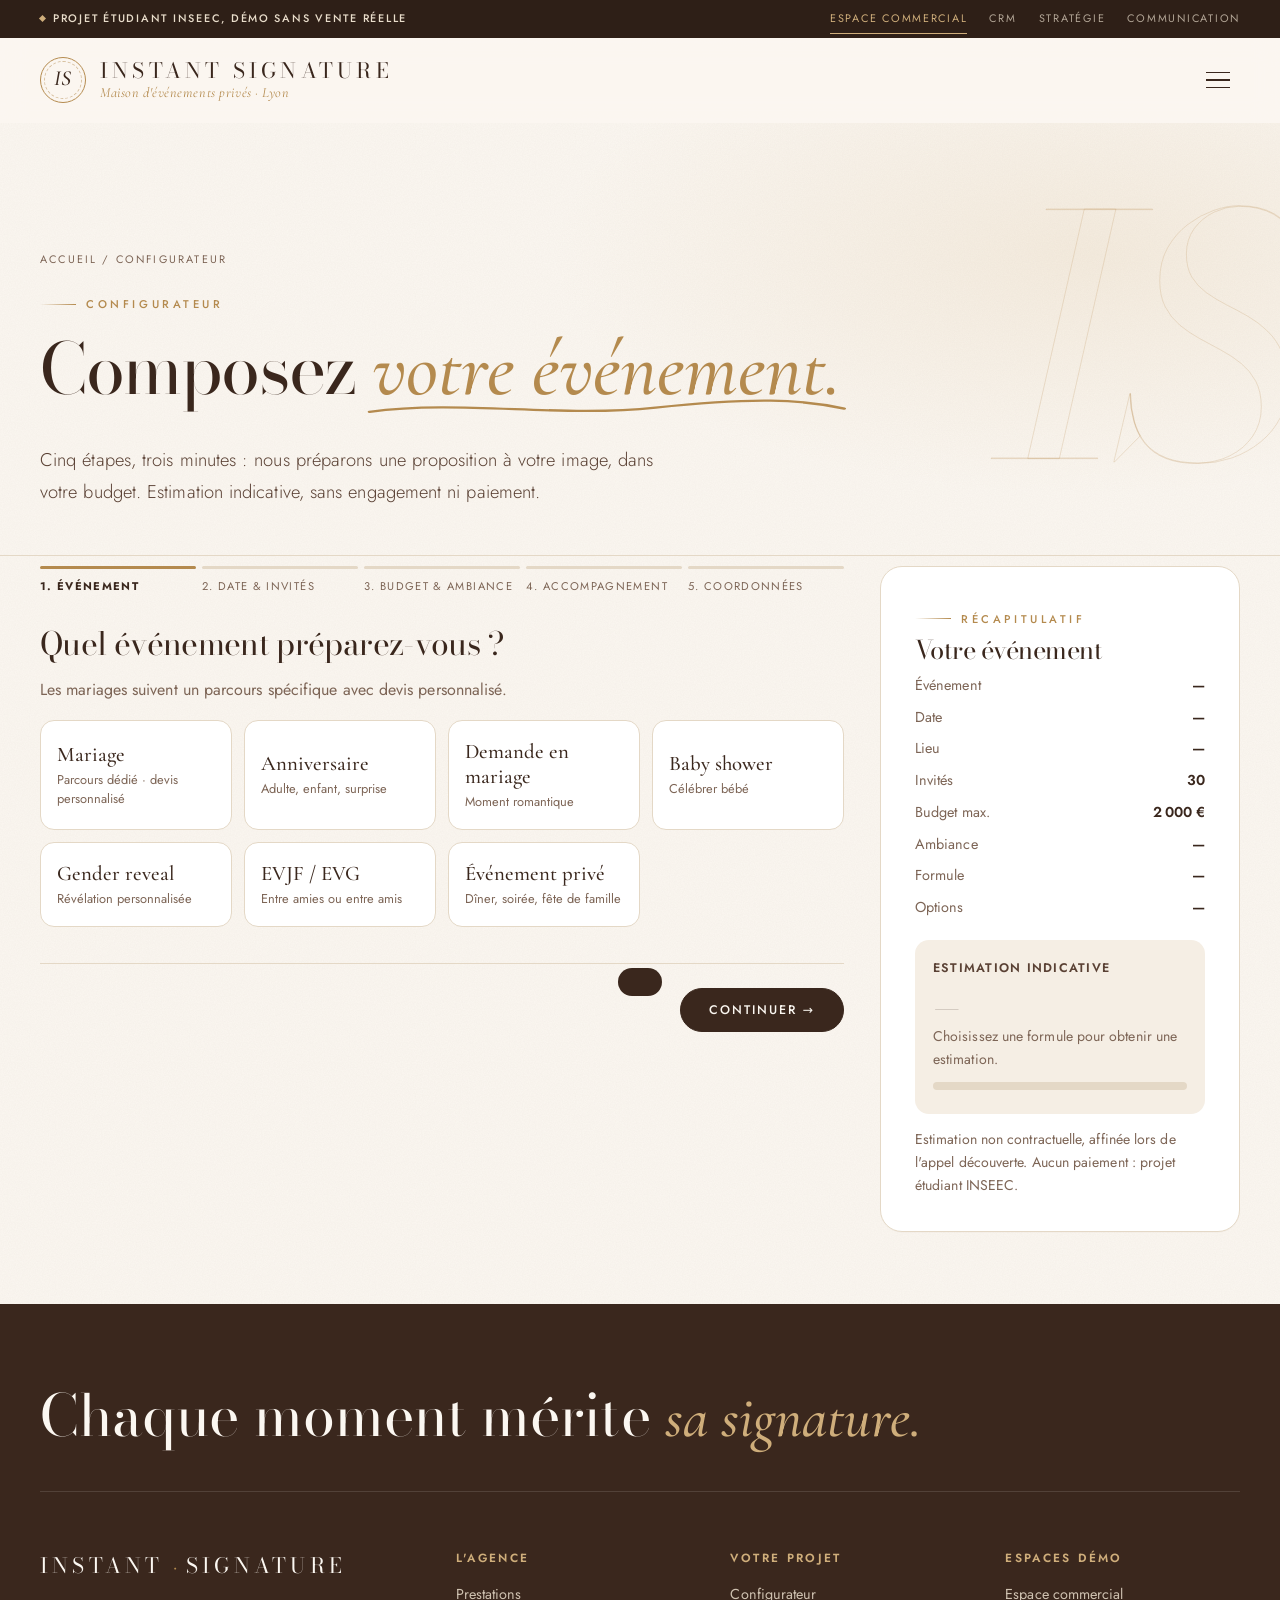
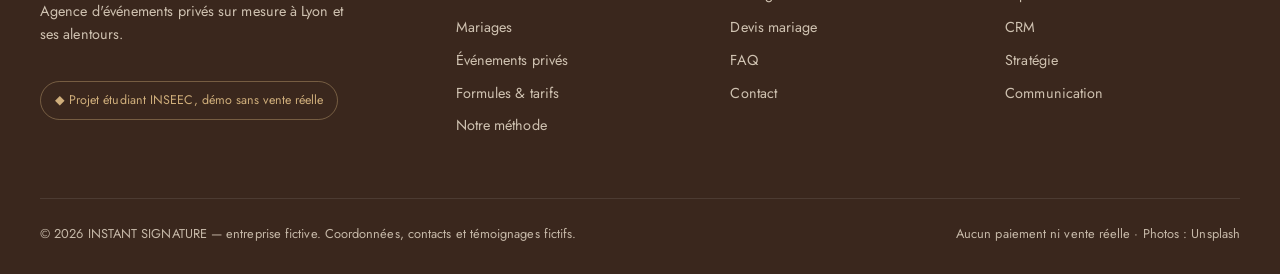
<file: configurateur.html>
<!doctype html>
<html lang="fr">
<head>
  <meta charset="utf-8">
  <meta name="viewport" content="width=device-width, initial-scale=1">
  <title>Configurateur — INSTANT SIGNATURE</title>
  <meta name="description" content="Composez votre événement en 5 étapes et obtenez une estimation indicative immédiate. Démonstration sans paiement.">
  <link rel="preconnect" href="https://fonts.googleapis.com"><link rel="preconnect" href="https://fonts.gstatic.com" crossorigin>
  <link href="https://fonts.googleapis.com/css2?family=Bodoni+Moda:ital,opsz,wght@0,6..96,400..700;1,6..96,400..600&family=Cormorant+Garamond:ital,wght@0,500;1,400;1,500;1,600&family=Jost:wght@300..700&display=swap" rel="stylesheet">
  <link rel="stylesheet" href="assets/css/style.css">
  <link rel="icon" href="data:image/svg+xml,%3Csvg xmlns='http://www.w3.org/2000/svg' viewBox='0 0 64 64'%3E%3Crect width='64' height='64' rx='14' fill='%233A271D'/%3E%3Ctext x='32' y='43' font-family='Georgia' font-size='30' fill='%23CFAE7B' text-anchor='middle'%3EIS%3C/text%3E%3C/svg%3E">
</head>
<body data-space="commercial" data-page="configurateur">

<section class="page-hero" style="padding-bottom:30px">
  <div class="container">
    <div class="breadcrumb"><a href="index.html">Accueil</a> / Configurateur</div>
    <span class="eyebrow">Configurateur</span>
    <h1 id="cfg-title">Composez <em class="gold">votre événement.</em></h1>
    <p class="lead" id="cfg-lead">Cinq étapes, trois minutes : nous préparons une proposition à votre image, dans votre budget. Estimation indicative, sans engagement ni paiement.</p>
  </div>
</section>

<section class="section tight" style="padding-top:10px">
  <div class="container config-wrap">
    <div>
      <div class="progress" id="progress"></div>
      <form id="cfg" novalidate>

        <!-- Étape 1 -->
        <div class="cstep" data-step="0">
          <h2 style="font-size:2rem">Quel événement préparez-vous ?</h2>
          <p class="muted">Les mariages suivent un parcours spécifique avec devis personnalisé.</p>
          <div class="opt-grid" id="opt-type"></div>
        </div>

        <!-- Étape 2 -->
        <div class="cstep" data-step="1">
          <h2 style="font-size:2rem">Quand, où et avec combien d'invités ?</h2>
          <div class="form" style="margin-top:20px">
            <div class="form-row">
              <div class="field"><label for="f-date">Date souhaitée *</label><input type="date" id="f-date"><span class="err">Merci de choisir une date future.</span></div>
              <div class="field"><label for="f-ville">Ville ou lieu *</label><input id="f-ville" list="villes" placeholder="Ex. Lyon 6e, Écully…"><datalist id="villes"><option>Lyon</option><option>Villeurbanne</option><option>Caluire-et-Cuire</option><option>Écully</option><option>Vénissieux</option><option>Bron</option><option>Sainte-Foy-lès-Lyon</option><option>Tassin-la-Demi-Lune</option><option>Oullins</option><option>Limonest</option></datalist><span class="err">Merci d'indiquer une ville.</span></div>
            </div>
            <div class="field">
              <label>Avez-vous déjà un lieu ?</label>
              <div class="opt-grid" id="opt-lieu" style="grid-template-columns:repeat(auto-fill,minmax(150px,1fr))"></div>
            </div>
            <div class="field range-wrap">
              <label for="f-invites">Nombre d'invités</label>
              <div class="range-val"><span id="v-invites">30</span> <small style="font-size:1rem" class="muted">invités</small></div>
              <input type="range" id="f-invites" min="2" max="250" step="1" value="30">
              <div class="small muted" style="display:flex;justify-content:space-between"><span>2</span><span>250+</span></div>
            </div>
          </div>
        </div>

        <!-- Étape 3 -->
        <div class="cstep" data-step="2">
          <h2 style="font-size:2rem">Votre budget et l'ambiance rêvée</h2>
          <div class="field range-wrap" style="margin-top:20px">
            <label for="f-budget">Budget maximum <span id="budget-hint" class="muted" style="text-transform:none;letter-spacing:0;font-weight:400">(tout compris : accompagnement + prestataires)</span></label>
            <div class="range-val"><span id="v-budget">2 000 €</span></div>
            <input type="range" id="f-budget" min="300" max="10000" step="50" value="2000">
            <div class="small muted" style="display:flex;justify-content:space-between"><span id="b-min">300 €</span><span id="b-max">10 000 €</span></div>
            <p class="small muted" id="per-guest" style="margin-top:8px"></p>
          </div>
          <label class="label" style="margin-top:24px">Ambiance souhaitée *</label>
          <div class="opt-grid" id="opt-ambiance"></div>
          <span class="err" id="err-ambiance" style="color:var(--ko);font-size:.8rem;display:none">Merci de choisir une ambiance.</span>
        </div>

        <!-- Étape 4 -->
        <div class="cstep" data-step="3">
          <h2 style="font-size:2rem" id="acc-title">Quel niveau d'accompagnement ?</h2>
          <p class="muted" id="acc-sub">Nous vous suggérons une formule selon vos invités et votre budget — vous restez libre.</p>
          <div class="opt-grid" id="opt-formule" style="grid-template-columns:repeat(auto-fill,minmax(210px,1fr))"></div>
          <label class="label" style="margin-top:30px">Prestations complémentaires <span class="muted" style="text-transform:none;letter-spacing:0;font-weight:400">(plusieurs choix possibles)</span></label>
          <div class="opt-grid" id="opt-options"></div>
        </div>

        <!-- Étape 5 -->
        <div class="cstep" data-step="4">
          <h2 style="font-size:2rem">Vos coordonnées</h2>
          <p class="muted">Pour vous envoyer la confirmation et préparer l'appel découverte.</p>
          <div class="form" style="margin-top:16px">
            <div class="form-row">
              <div class="field"><label for="f-prenom">Prénom *</label><input id="f-prenom" autocomplete="given-name"><span class="err">Champ requis.</span></div>
              <div class="field"><label for="f-nom">Nom *</label><input id="f-nom" autocomplete="family-name"><span class="err">Champ requis.</span></div>
            </div>
            <div class="form-row">
              <div class="field"><label for="f-email">E-mail *</label><input id="f-email" type="email" autocomplete="email"><span class="err">Adresse e-mail invalide.</span></div>
              <div class="field"><label for="f-tel">Téléphone</label><input id="f-tel" type="tel" autocomplete="tel"></div>
            </div>
            <div class="field"><label for="f-source">Comment nous avez-vous connus ?</label>
              <select id="f-source"><option>Instagram</option><option>TikTok</option><option>Google</option><option>Bouche-à-oreille</option><option>Partenaire</option><option>LinkedIn</option><option>Salon du mariage</option><option>Autre</option></select></div>
            <div class="field"><label for="f-msg">Un mot sur votre projet</label><textarea id="f-msg" placeholder="Vos idées, vos contraintes, un lien Pinterest…"></textarea></div>
            <label class="check"><input type="checkbox" id="f-rgpd"> <span>J'accepte d'être recontacté·e au sujet de ma demande. <em>Démo : aucune donnée n'est envoyée, elle reste dans ce navigateur.</em></span></label>
            <span class="err" id="err-rgpd" style="color:var(--ko);font-size:.8rem;display:none">Merci de cocher cette case.</span>
          </div>
        </div>

        <div class="config-nav">
          <button type="button" class="btn ghost" id="prev">← Retour</button>
          <button type="button" class="btn" id="next">Continuer →</button>
        </div>
      </form>
    </div>

    <aside class="card recap" aria-live="polite">
      <span class="eyebrow" style="margin-bottom:8px">Récapitulatif</span>
      <h3 id="r-title">Votre événement</h3>
      <dl id="r-list"></dl>
      <div class="estimate">
        <span class="label" id="r-est-label">Estimation indicative</span>
        <div class="big" id="r-est">—</div>
        <div class="small muted" id="r-est-detail"></div>
        <div class="gauge"><i id="r-gauge" style="width:0"></i></div>
        <div class="small" id="r-gauge-txt"></div>
      </div>
      <p class="small muted" style="margin:14px 0 0">Estimation non contractuelle, affinée lors de l'appel découverte. Aucun paiement : projet étudiant INSEEC.</p>
    </aside>
  </div>
</section>

<script src="assets/js/layout.js"></script>
<script src="assets/js/store.js"></script>
<script src="assets/js/configurateur.js"></script>
</body>
</html>
</file>
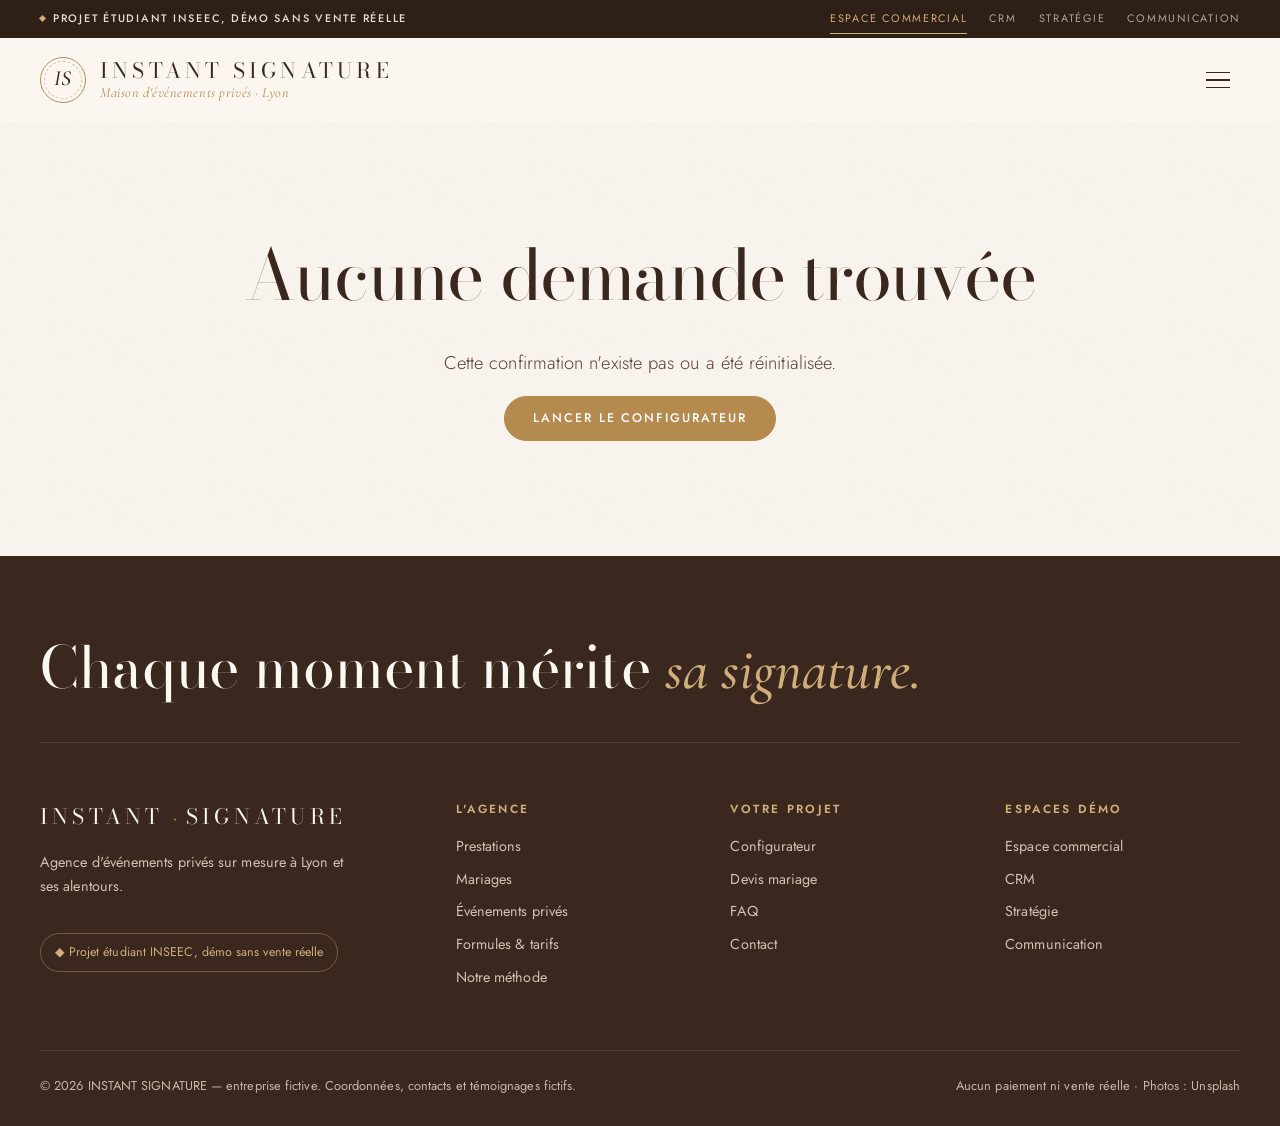
<file: confirmation.html>
<!doctype html>
<html lang="fr">
<head>
  <meta charset="utf-8">
  <meta name="viewport" content="width=device-width, initial-scale=1">
  <title>Demande confirmée — INSTANT SIGNATURE</title>
  <meta name="robots" content="noindex">
  <link rel="preconnect" href="https://fonts.googleapis.com"><link rel="preconnect" href="https://fonts.gstatic.com" crossorigin>
  <link href="https://fonts.googleapis.com/css2?family=Bodoni+Moda:ital,opsz,wght@0,6..96,400..700;1,6..96,400..600&family=Cormorant+Garamond:ital,wght@0,500;1,400;1,500;1,600&family=Jost:wght@300..700&display=swap" rel="stylesheet">
  <link rel="stylesheet" href="assets/css/style.css">
  <link rel="icon" href="data:image/svg+xml,%3Csvg xmlns='http://www.w3.org/2000/svg' viewBox='0 0 64 64'%3E%3Crect width='64' height='64' rx='14' fill='%233A271D'/%3E%3Ctext x='32' y='43' font-family='Georgia' font-size='30' fill='%23CFAE7B' text-anchor='middle'%3EIS%3C/text%3E%3C/svg%3E">
</head>
<body data-space="commercial" data-page="configurateur">

<section class="section">
  <div class="narrow" id="confirm"></div>
</section>

<script src="assets/js/layout.js"></script>
<script src="assets/js/store.js"></script>
<script>
  const id = new URLSearchParams(location.search).get("id");
  const c = id && Store.get(id);
  const box = document.getElementById("confirm");
  if (!c) {
    box.innerHTML = `<div class="center"><h1>Aucune demande trouvée</h1><p class="lead">Cette confirmation n'existe pas ou a été réinitialisée.</p><a class="btn gold" href="configurateur.html">Lancer le configurateur</a></div>`;
  } else {
    const wedding = c.type === "Mariage";
    box.innerHTML = `
      <div class="center">
        <div class="confirm-badge"><svg viewBox="0 0 24 24" fill="none" stroke="currentColor" stroke-width="1.8"><path d="M5 12l4 4 10-10"/></svg></div>
        <span class="eyebrow">Demande confirmée</span>
        <h1 style="font-size:clamp(2.2rem,5vw,3.6rem)">Merci ${esc(c.prenom)}, <em class="gold">c'est noté !</em></h1>
        <p class="lead">${wedding ? "Votre demande de devis mariage personnalisé" : "Votre demande d'événement sur mesure"} est bien enregistrée. Nous vous recontactons sous 24 h pour fixer votre appel découverte offert.</p>
        <p class="muted small">Numéro de référence</p>
        <p class="ref">${esc(c.ref || c.id)}</p>
      </div>
      <div class="card" style="margin-top:34px">
        <h3>Récapitulatif de votre demande</h3>
        <dl class="info-list" style="grid-template-columns:170px 1fr">
          <dt>Événement</dt><dd>${esc(c.type)}</dd>
          <dt>Date souhaitée</dt><dd>${fmtDate(c.date)}</dd>
          <dt>Lieu</dt><dd>${esc(c.ville)}${c.lieu ? " · " + esc(c.lieu) : ""}</dd>
          <dt>Invités</dt><dd>${c.invites}</dd>
          <dt>Budget maximum</dt><dd>${fmtEUR(c.budget)}</dd>
          <dt>Ambiance</dt><dd>${esc(c.ambiance)}</dd>
          <dt>${wedding ? "Accompagnement" : "Formule"}</dt><dd>${esc(c.accompagnement || c.formule)}</dd>
          <dt>Options</dt><dd>${c.options && c.options.length ? esc(c.options.join(", ")) : "Aucune"}</dd>
          ${c.estimation ? `<dt>${wedding ? "Honoraires indicatifs" : "Estimation indicative"}</dt><dd>${fmtEUR(c.estimation.low)} – ${fmtEUR(c.estimation.high)}</dd>` : ""}
          <dt>Contact</dt><dd>${esc(c.email)}${c.tel ? " · " + esc(c.tel) : ""}</dd>
        </dl>
      </div>
      <div class="card beige" style="margin-top:20px">
        <h3>Et maintenant ?</h3>
        <div class="steps-h" style="grid-template-columns:repeat(3,1fr)">
          <div class="s"><b>24 h</b><h4>Appel découverte</h4><p>Nous affinons vos envies et votre budget.</p></div>
          <div class="s"><b>72 h</b><h4>Proposition</h4><p>Moodboard et devis détaillé${wedding ? " mariage" : ""}.</p></div>
          <div class="s"><b>Validation</b><h4>On s'occupe de tout</h4><p>Vous profitez, nous orchestrons.</p></div>
        </div>
      </div>
      <div class="notice" style="margin-top:20px"><svg viewBox="0 0 24 24" fill="none" stroke="currentColor" stroke-width="1.6"><circle cx="12" cy="12" r="9"/><path d="M12 8v5M12 16h.01"/></svg>
        <div><strong>Démonstration — projet étudiant INSEEC.</strong> Aucun paiement n'a été demandé ni effectué, aucun e-mail n'a été envoyé. Votre demande vient d'être ajoutée automatiquement au CRM comme <strong>nouveau prospect</strong>.</div></div>
      <div class="btn-row" style="justify-content:center;margin-top:30px">
        <a class="btn gold" href="crm.html?open=${encodeURIComponent(c.id)}">Voir la fiche dans le CRM</a>
        <a class="btn ghost" href="index.html">Retour à l'accueil</a>
      </div>`;
  }
</script>
</body>
</html>
</file>
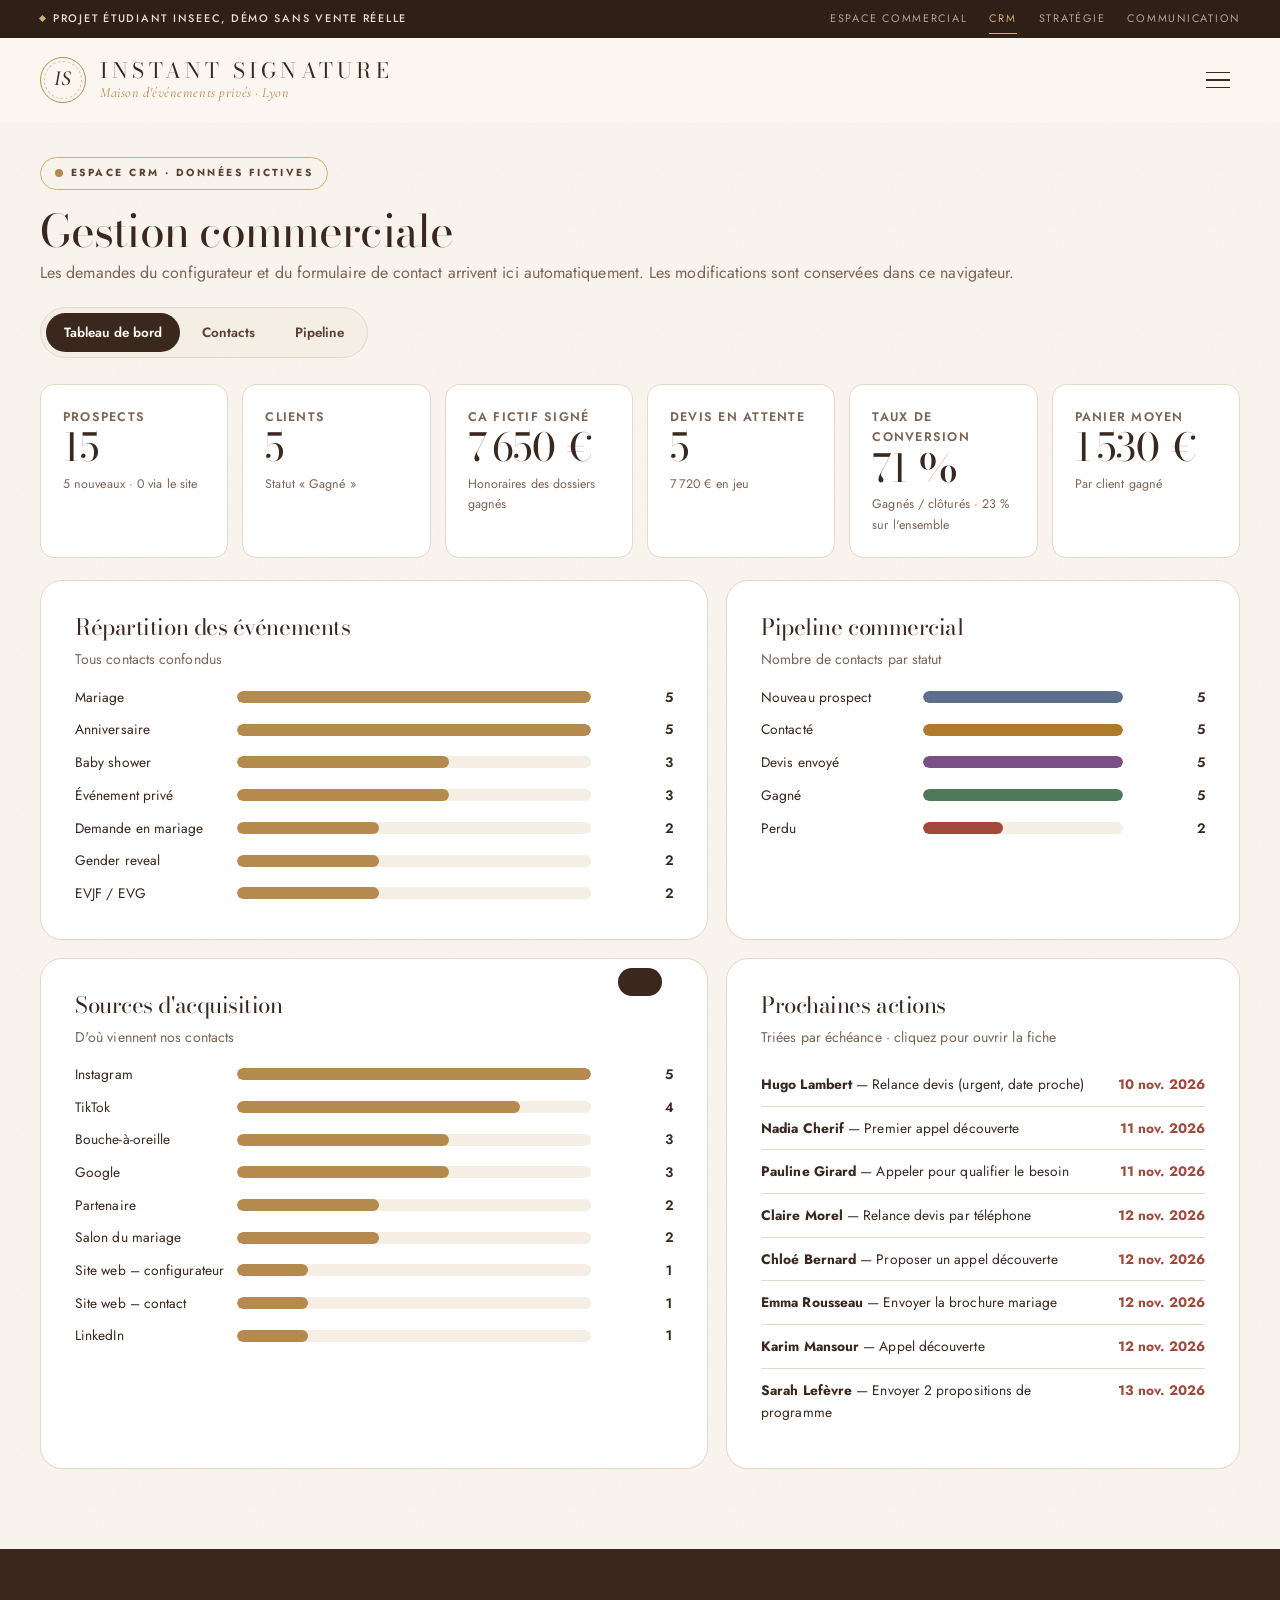
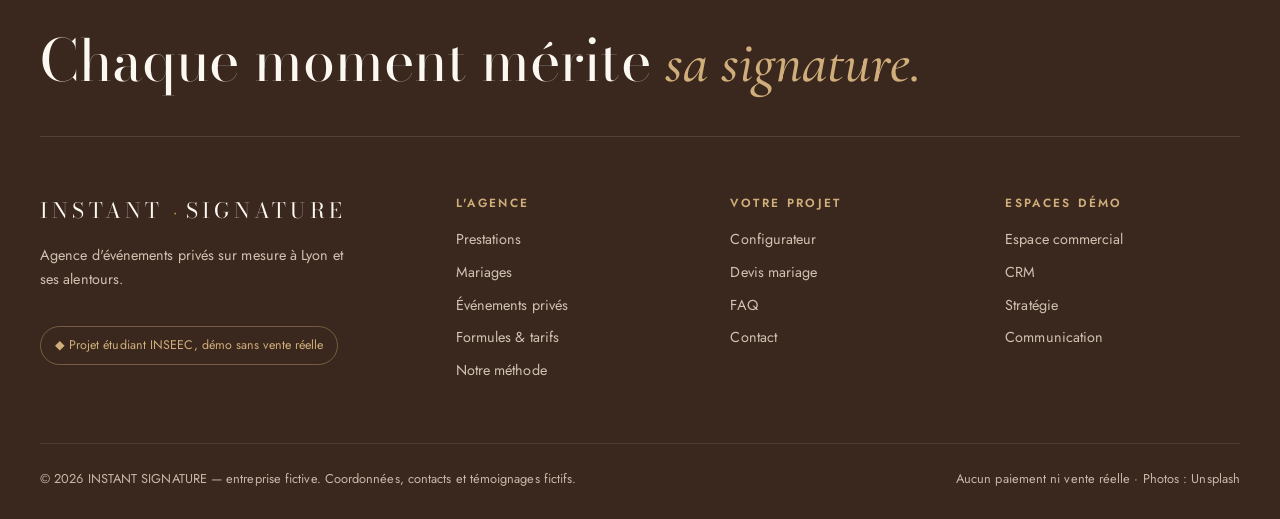
<file: crm.html>
<!doctype html>
<html lang="fr">
<head>
  <meta charset="utf-8">
  <meta name="viewport" content="width=device-width, initial-scale=1">
  <title>CRM — INSTANT SIGNATURE</title>
  <meta name="robots" content="noindex">
  <link rel="preconnect" href="https://fonts.googleapis.com"><link rel="preconnect" href="https://fonts.gstatic.com" crossorigin>
  <link href="https://fonts.googleapis.com/css2?family=Bodoni+Moda:ital,opsz,wght@0,6..96,400..700;1,6..96,400..600&family=Cormorant+Garamond:ital,wght@0,500;1,400;1,500;1,600&family=Jost:wght@300..700&display=swap" rel="stylesheet">
  <link rel="stylesheet" href="assets/css/style.css">
  <link rel="icon" href="data:image/svg+xml,%3Csvg xmlns='http://www.w3.org/2000/svg' viewBox='0 0 64 64'%3E%3Crect width='64' height='64' rx='14' fill='%233A271D'/%3E%3Ctext x='32' y='43' font-family='Georgia' font-size='30' fill='%23CFAE7B' text-anchor='middle'%3EIS%3C/text%3E%3C/svg%3E">
</head>
<body data-space="crm" data-page="crm">

<main class="crm-shell">
  <div class="container">
    <div class="crm-top">
      <div>
        <span class="space-tag"><i></i>Espace CRM · données fictives</span>
        <h1>Gestion commerciale</h1>
        <p class="muted" style="margin:6px 0 0">Les demandes du configurateur et du formulaire de contact arrivent ici automatiquement. Les modifications sont conservées dans ce navigateur.</p>
      </div>
      <div class="tabs" role="tablist">
        <button data-tab="dashboard" class="active">Tableau de bord</button>
        <button data-tab="contacts">Contacts</button>
        <button data-tab="pipeline">Pipeline</button>
      </div>
    </div>

    <!-- Tableau de bord -->
    <section class="tab-panel active" id="tab-dashboard">
      <div class="kpis" id="kpis"></div>
      <div class="dash-grid">
        <div class="card"><h3>Répartition des événements</h3><p class="muted small">Tous contacts confondus</p><div class="hbar" id="chart-events"></div></div>
        <div class="card"><h3>Pipeline commercial</h3><p class="muted small">Nombre de contacts par statut</p><div class="hbar" id="chart-pipeline"></div></div>
        <div class="card"><h3>Sources d'acquisition</h3><p class="muted small">D'où viennent nos contacts</p><div class="hbar" id="chart-sources"></div></div>
        <div class="card"><h3>Prochaines actions</h3><p class="muted small">Triées par échéance · cliquez pour ouvrir la fiche</p><ul class="agenda" id="agenda"></ul></div>
      </div>
    </section>

    <!-- Contacts -->
    <section class="tab-panel" id="tab-contacts">
      <div class="toolbar">
        <label class="search"><svg viewBox="0 0 24 24" fill="none" stroke="currentColor" stroke-width="2"><circle cx="11" cy="11" r="7"/><path d="M20 20l-3.5-3.5"/></svg><input id="q" type="search" placeholder="Rechercher un nom, une ville, un e-mail…" aria-label="Rechercher"></label>
        <select id="f-type" aria-label="Filtrer par événement"><option value="">Tous les événements</option></select>
        <select id="f-statut" aria-label="Filtrer par statut"><option value="">Tous les statuts</option></select>
        <select id="f-source" aria-label="Filtrer par source"><option value="">Toutes les sources</option></select>
        <button class="btn sm" id="btn-new">+ Nouveau contact</button>
      </div>
      <p class="small muted" id="count"></p>
      <div class="table-wrap">
        <table class="contacts-table">
          <thead><tr><th>Contact</th><th>Événement</th><th>Date</th><th class="num">Invités</th><th class="num">Budget</th><th>Formule</th><th>Source</th><th>Statut</th><th>Prochaine action</th></tr></thead>
          <tbody id="rows"></tbody>
        </table>
      </div>
      <div class="btn-row" style="margin-top:18px;justify-content:space-between">
        <button class="btn ghost sm" id="btn-export">Exporter en CSV</button>
        <button class="btn ghost sm" id="btn-reset">Réinitialiser les données de démo</button>
      </div>
    </section>

    <!-- Pipeline -->
    <section class="tab-panel" id="tab-pipeline">
      <p class="muted small">Glissez-déposez une carte pour changer son statut (ou utilisez le menu sur la carte, pratique sur mobile).</p>
      <div class="kanban" id="kanban"></div>
    </section>
  </div>
</main>

<!-- Fiche contact -->
<div class="modal-bg" id="modal" aria-hidden="true">
  <div class="modal" role="dialog" aria-modal="true" aria-labelledby="m-title">
    <div class="modal-head">
      <div>
        <span class="small muted" id="m-ref"></span>
        <h2 id="m-title"></h2>
        <div id="m-status-pill" style="margin-top:8px"></div>
      </div>
      <button class="modal-close" id="m-close" aria-label="Fermer">×</button>
    </div>
    <div class="modal-body" id="m-body"></div>
  </div>
</div>

<script src="assets/js/layout.js"></script>
<script src="assets/js/store.js"></script>
<script src="assets/js/crm.js"></script>
</body>
</html>
</file>
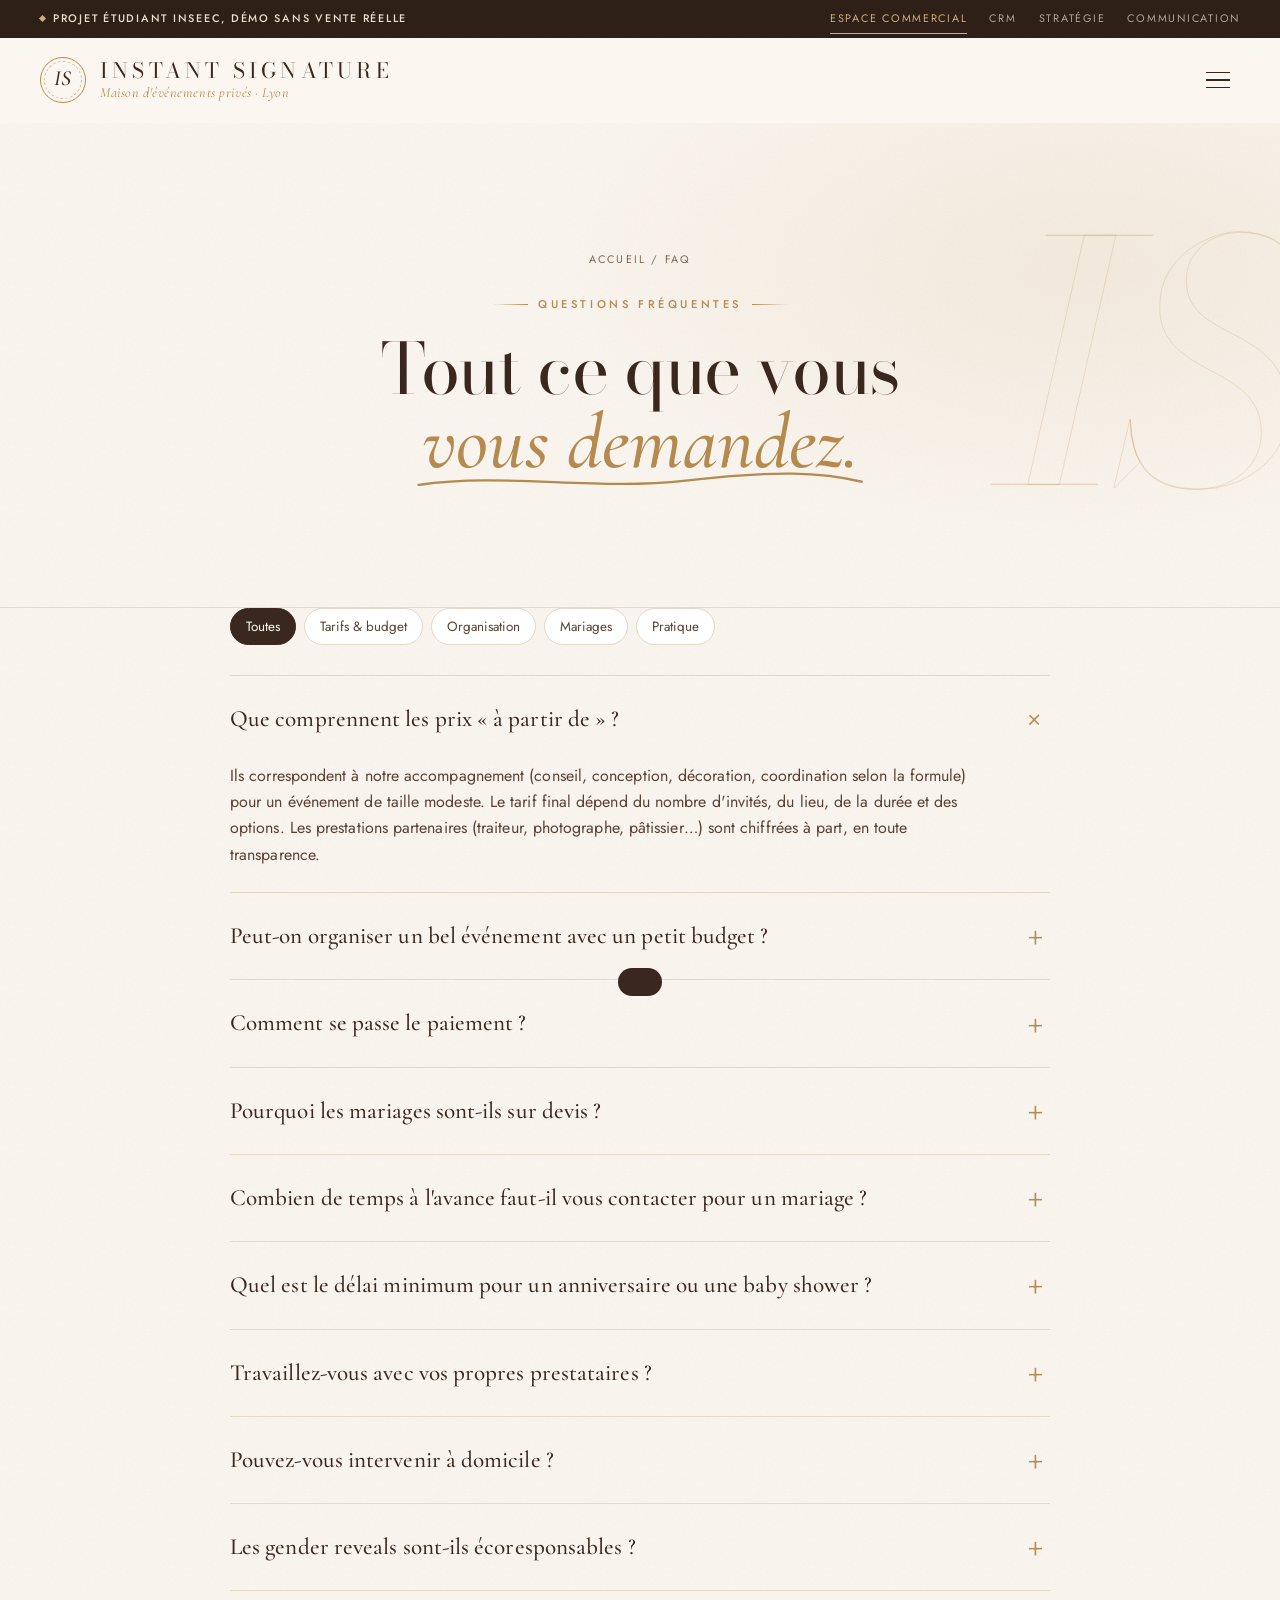
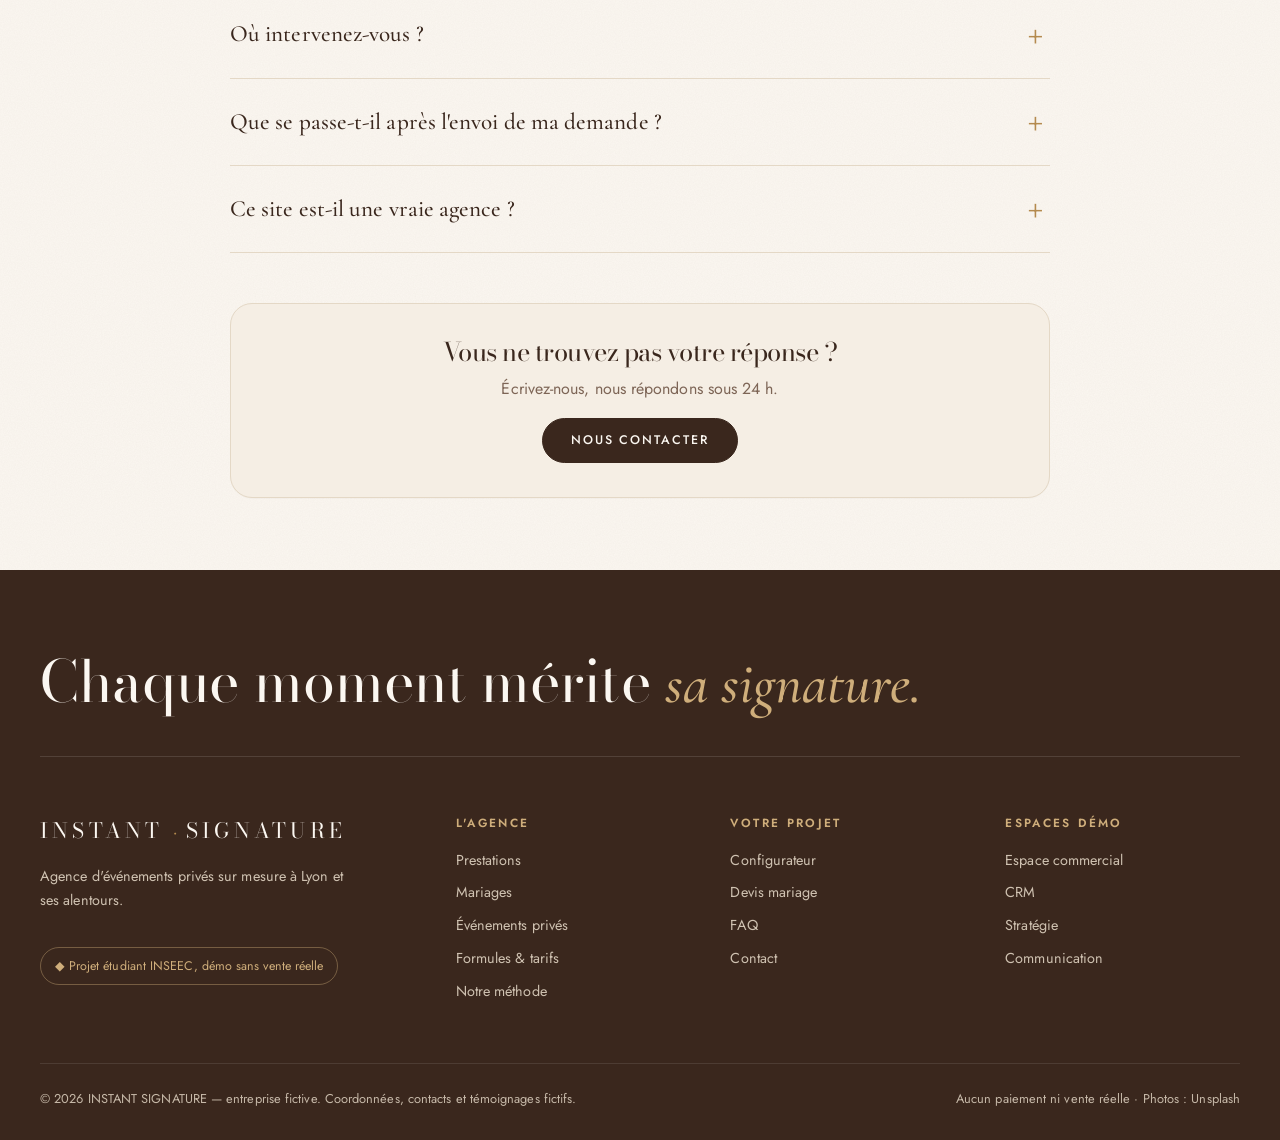
<file: faq.html>
<!doctype html>
<html lang="fr">
<head>
  <meta charset="utf-8">
  <meta name="viewport" content="width=device-width, initial-scale=1">
  <title>FAQ — INSTANT SIGNATURE</title>
  <meta name="description" content="Questions fréquentes : tarifs, budget, délais, prestataires, mariages, zone d'intervention.">
  <link rel="preconnect" href="https://fonts.googleapis.com"><link rel="preconnect" href="https://fonts.gstatic.com" crossorigin>
  <link href="https://fonts.googleapis.com/css2?family=Bodoni+Moda:ital,opsz,wght@0,6..96,400..700;1,6..96,400..600&family=Cormorant+Garamond:ital,wght@0,500;1,400;1,500;1,600&family=Jost:wght@300..700&display=swap" rel="stylesheet">
  <link rel="stylesheet" href="assets/css/style.css">
  <link rel="icon" href="data:image/svg+xml,%3Csvg xmlns='http://www.w3.org/2000/svg' viewBox='0 0 64 64'%3E%3Crect width='64' height='64' rx='14' fill='%233A271D'/%3E%3Ctext x='32' y='43' font-family='Georgia' font-size='30' fill='%23CFAE7B' text-anchor='middle'%3EIS%3C/text%3E%3C/svg%3E">
</head>
<body data-space="commercial" data-page="faq">

<section class="page-hero">
  <div class="narrow center">
    <div class="breadcrumb"><a href="index.html">Accueil</a> / FAQ</div>
    <span class="eyebrow">Questions fréquentes</span>
    <h1>Tout ce que vous <em class="gold">vous demandez.</em></h1>
  </div>
</section>

<section class="section tight" style="padding-top:0">
  <div class="narrow">
    <div class="faq-cats" role="tablist">
      <button class="chip active" data-cat="all">Toutes</button>
      <button class="chip" data-cat="tarifs">Tarifs & budget</button>
      <button class="chip" data-cat="organisation">Organisation</button>
      <button class="chip" data-cat="mariage">Mariages</button>
      <button class="chip" data-cat="pratique">Pratique</button>
    </div>
    <div id="faq-list">
      <details class="faq-item" data-cat="tarifs" open><summary>Que comprennent les prix « à partir de » ?</summary><div class="answer">Ils correspondent à notre accompagnement (conseil, conception, décoration, coordination selon la formule) pour un événement de taille modeste. Le tarif final dépend du nombre d'invités, du lieu, de la durée et des options. Les prestations partenaires (traiteur, photographe, pâtissier…) sont chiffrées à part, en toute transparence.</div></details>
      <details class="faq-item" data-cat="tarifs"><summary>Peut-on organiser un bel événement avec un petit budget ?</summary><div class="answer">Oui, c'est même notre raison d'être. Vous nous indiquez votre budget maximum dès le départ et nous construisons une proposition qui le respecte : location plutôt qu'achat, fleurs de saison, décor concentré sur les zones photographiées, DIY accompagné.</div></details>
      <details class="faq-item" data-cat="tarifs"><summary>Comment se passe le paiement ?</summary><div class="answer">Dans la vraie vie, un acompte de 30 % serait demandé à la signature du devis, le solde 15 jours avant l'événement. <strong>Sur ce site de démonstration, aucun paiement n'est possible ni demandé</strong> : il s'agit d'un projet étudiant INSEEC.</div></details>
      <details class="faq-item" data-cat="mariage"><summary>Pourquoi les mariages sont-ils sur devis ?</summary><div class="answer">Un mariage mobilise beaucoup plus de temps et de prestataires qu'un anniversaire : plusieurs mois de préparation, une dizaine d'intervenants, souvent plus de 80 invités. Nos honoraires démarrent à 1 490 € pour une coordination du jour J et sont toujours définis après un rendez-vous découverte.</div></details>
      <details class="faq-item" data-cat="mariage"><summary>Combien de temps à l'avance faut-il vous contacter pour un mariage ?</summary><div class="answer">Idéalement 9 à 12 mois avant pour une organisation complète, 6 mois pour une organisation partielle et au moins 2 mois pour une coordination du jour J.</div></details>
      <details class="faq-item" data-cat="organisation"><summary>Quel est le délai minimum pour un anniversaire ou une baby shower ?</summary><div class="answer">Trois semaines suffisent souvent pour une formule Essentielle. Pour une formule Signature ou Prestige, comptez plutôt 6 à 8 semaines, surtout en haute saison (mai à septembre et décembre).</div></details>
      <details class="faq-item" data-cat="organisation"><summary>Travaillez-vous avec vos propres prestataires ?</summary><div class="answer">Nous avons un réseau de partenaires lyonnais (fleuristes, photographes, traiteurs, pâtissiers, loueurs, lieux de réception) avec lesquels nous travaillons régulièrement. Vous restez libres de choisir les vôtres : nous les coordonnerons aussi.</div></details>
      <details class="faq-item" data-cat="organisation"><summary>Pouvez-vous intervenir à domicile ?</summary><div class="answer">Bien sûr : appartement, maison, jardin, mais aussi salle des fêtes, restaurant privatisé, domaine ou rooftop. Nous adaptons la scénographie à l'espace disponible.</div></details>
      <details class="faq-item" data-cat="organisation"><summary>Les gender reveals sont-ils écoresponsables ?</summary><div class="answer">Nous déconseillons les fumigènes et feux d'artifice et proposons des alternatives : gâteau surprise, box à ballons réutilisables, confettis biodégradables, lettres lumineuses.</div></details>
      <details class="faq-item" data-cat="pratique"><summary>Où intervenez-vous ?</summary><div class="answer">À Lyon et dans un rayon de 30 km sans frais de déplacement (Villeurbanne, Caluire, Écully, Vénissieux, Bron…). Au-delà, dans toute la région Auvergne-Rhône-Alpes, avec des frais kilométriques précisés dans le devis.</div></details>
      <details class="faq-item" data-cat="pratique"><summary>Que se passe-t-il après l'envoi de ma demande ?</summary><div class="answer">Vous recevez une confirmation immédiate avec un numéro de référence. Votre demande arrive dans notre CRM et nous vous recontactons sous 24 h pour fixer l'appel découverte. <em>(Démo : la demande est visible dans l'espace CRM du site.)</em></div></details>
      <details class="faq-item" data-cat="pratique"><summary>Ce site est-il une vraie agence ?</summary><div class="answer">Non. INSTANT SIGNATURE est une entreprise fictive créée dans le cadre d'un projet étudiant INSEEC. Les contacts, témoignages et demandes sont simulés et aucune vente n'est réalisée.</div></details>
    </div>
    <div class="card beige center" style="margin-top:50px">
      <h3>Vous ne trouvez pas votre réponse ?</h3>
      <p class="muted">Écrivez-nous, nous répondons sous 24 h.</p>
      <a href="contact.html" class="btn">Nous contacter</a>
    </div>
  </div>
</section>

<script src="assets/js/layout.js"></script>
<script>
  document.querySelectorAll(".faq-cats .chip").forEach(btn => btn.addEventListener("click", () => {
    document.querySelectorAll(".faq-cats .chip").forEach(b => b.classList.toggle("active", b === btn));
    const cat = btn.dataset.cat;
    document.querySelectorAll("#faq-list .faq-item").forEach(it => it.style.display = (cat === "all" || it.dataset.cat === cat) ? "" : "none");
  }));
</script>
</body>
</html>
</file>
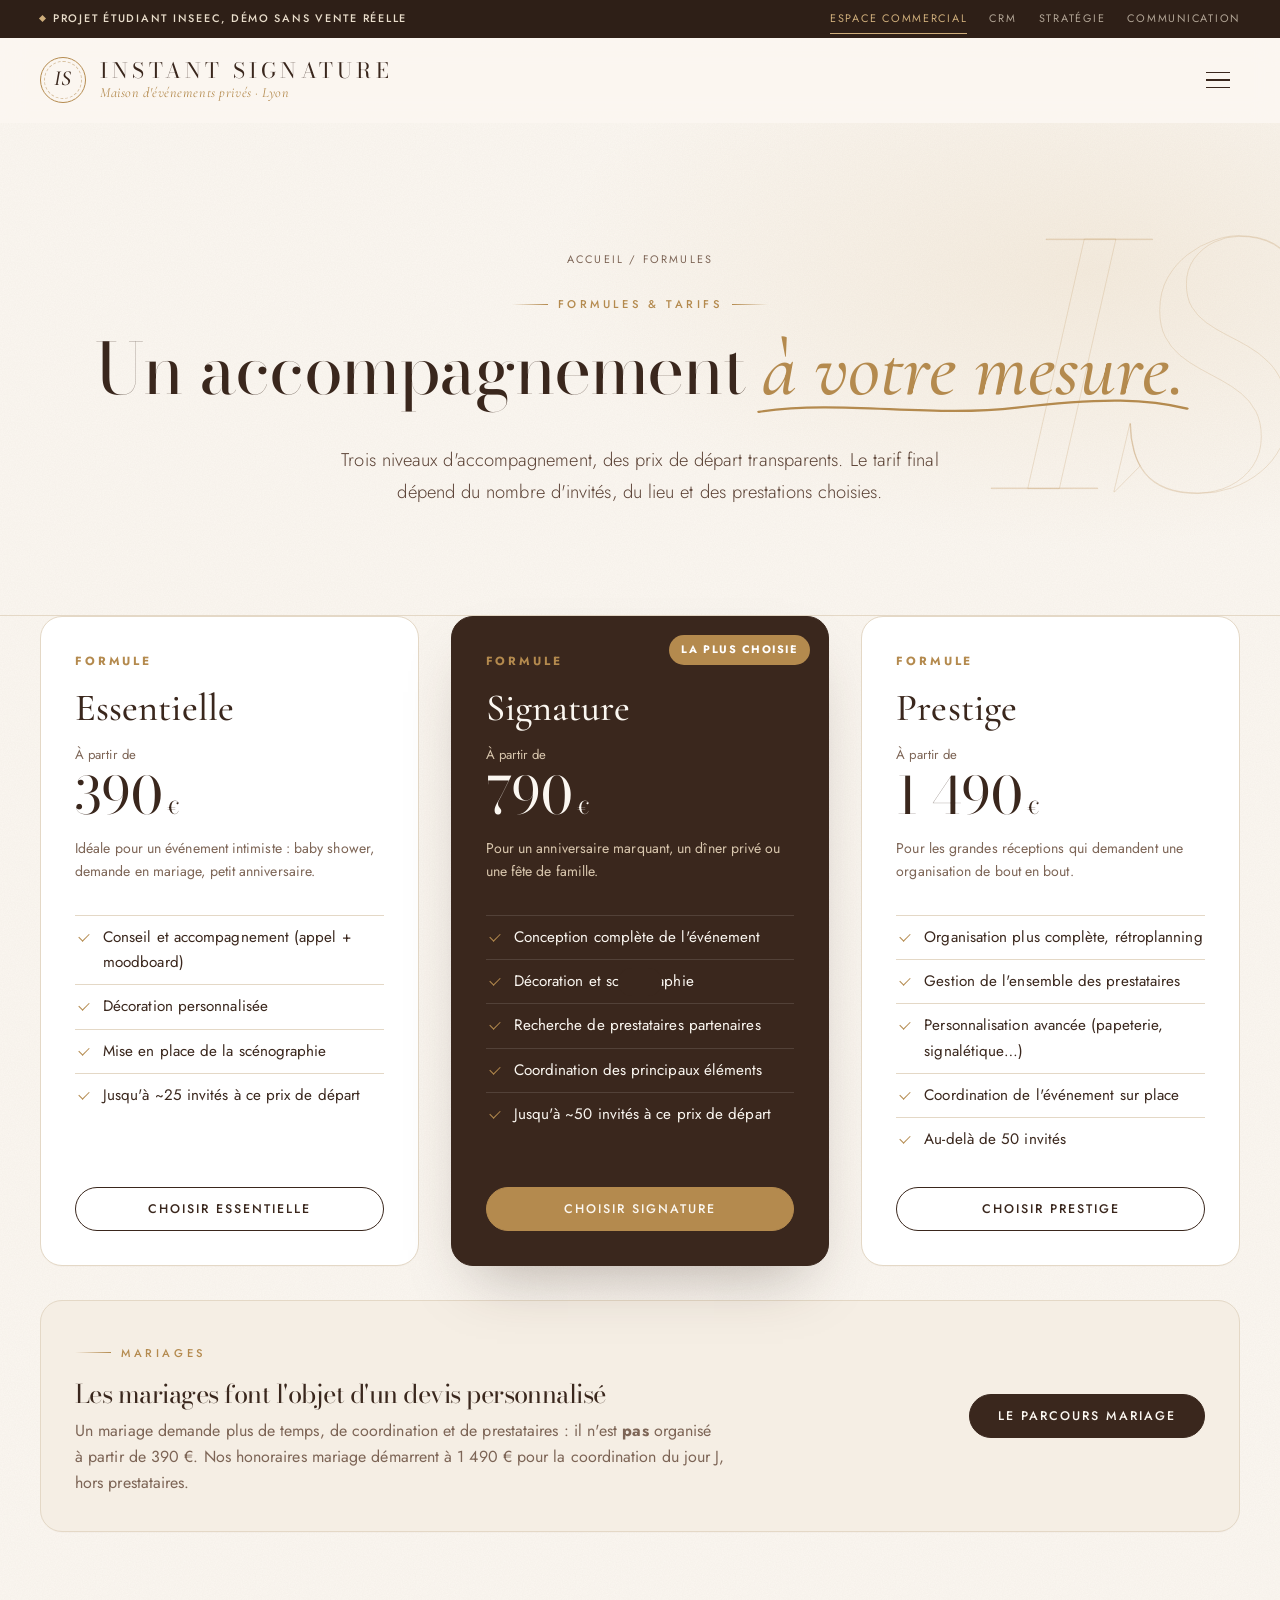
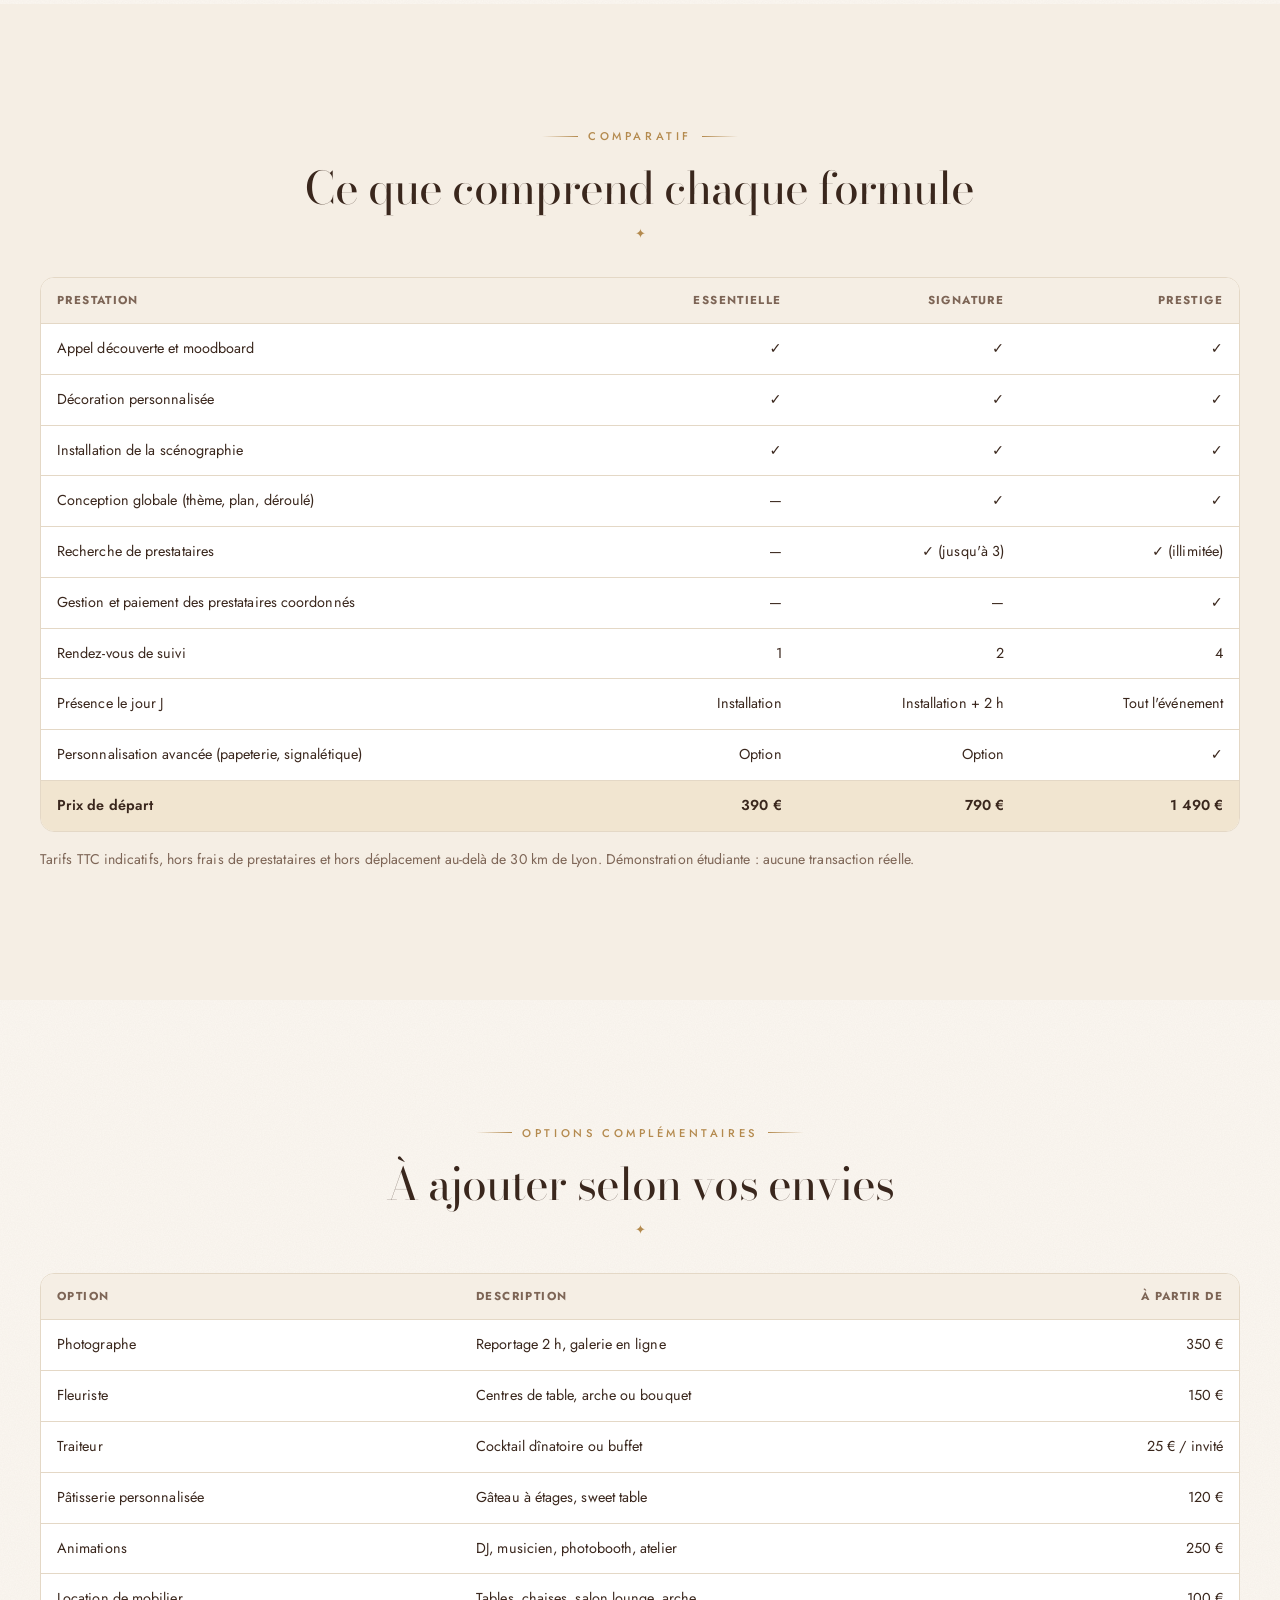
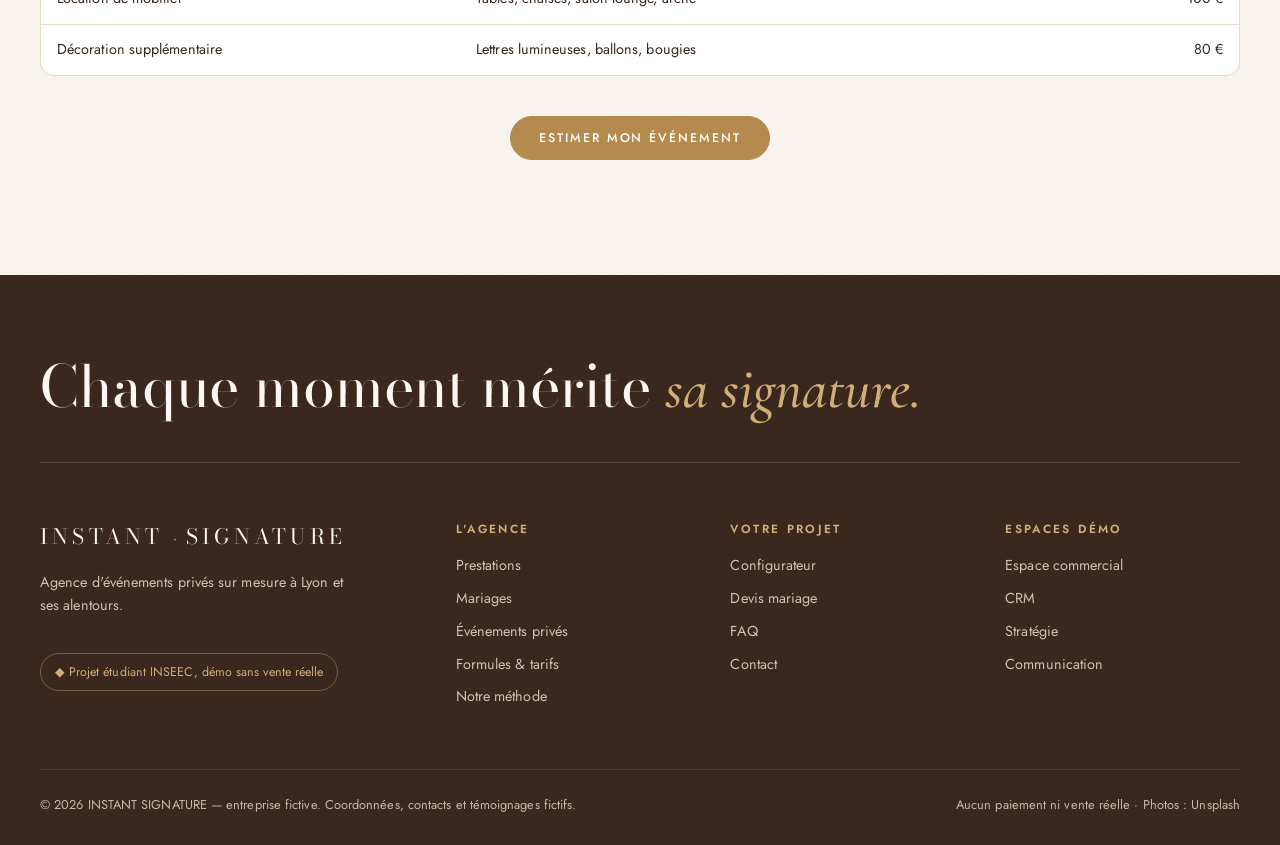
<file: formules.html>
<!doctype html>
<html lang="fr">
<head>
  <meta charset="utf-8">
  <meta name="viewport" content="width=device-width, initial-scale=1">
  <title>Formules & tarifs — INSTANT SIGNATURE</title>
  <meta name="description" content="Formules Essentielle (dès 390 €), Signature (dès 790 €) et Prestige (dès 1 490 €). Mariages sur devis personnalisé.">
  <link rel="preconnect" href="https://fonts.googleapis.com"><link rel="preconnect" href="https://fonts.gstatic.com" crossorigin>
  <link href="https://fonts.googleapis.com/css2?family=Bodoni+Moda:ital,opsz,wght@0,6..96,400..700;1,6..96,400..600&family=Cormorant+Garamond:ital,wght@0,500;1,400;1,500;1,600&family=Jost:wght@300..700&display=swap" rel="stylesheet">
  <link rel="stylesheet" href="assets/css/style.css">
  <link rel="icon" href="data:image/svg+xml,%3Csvg xmlns='http://www.w3.org/2000/svg' viewBox='0 0 64 64'%3E%3Crect width='64' height='64' rx='14' fill='%233A271D'/%3E%3Ctext x='32' y='43' font-family='Georgia' font-size='30' fill='%23CFAE7B' text-anchor='middle'%3EIS%3C/text%3E%3C/svg%3E">
</head>
<body data-space="commercial" data-page="formules">

<section class="page-hero">
  <div class="container center">
    <div class="breadcrumb"><a href="index.html">Accueil</a> / Formules</div>
    <span class="eyebrow">Formules & tarifs</span>
    <h1>Un accompagnement <em class="gold">à votre mesure.</em></h1>
    <p class="lead">Trois niveaux d'accompagnement, des prix de départ transparents. Le tarif final dépend du nombre d'invités, du lieu et des prestations choisies.</p>
  </div>
</section>

<section class="section tight" style="padding-top:0">
  <div class="container">
    <div class="grid g3 pricing">
      <div class="card price-card reveal" id="essentielle">
        <span class="tier">Formule</span><span class="name">Essentielle</span><span class="from">À partir de</span><span class="amount">390<small> €</small></span>
        <p class="muted small">Idéale pour un événement intimiste : baby shower, demande en mariage, petit anniversaire.</p>
        <ul><li>Conseil et accompagnement (appel + moodboard)</li><li>Décoration personnalisée</li><li>Mise en place de la scénographie</li><li>Jusqu'à ~25 invités à ce prix de départ</li></ul>
        <a href="configurateur.html?formule=essentielle" class="btn ghost">Choisir Essentielle</a>
      </div>
      <div class="card price-card featured reveal" id="signature">
        <span class="ribbon">La plus choisie</span>
        <span class="tier">Formule</span><span class="name">Signature</span><span class="from">À partir de</span><span class="amount">790<small> €</small></span>
        <p class="muted small">Pour un anniversaire marquant, un dîner privé ou une fête de famille.</p>
        <ul><li>Conception complète de l'événement</li><li>Décoration et scénographie</li><li>Recherche de prestataires partenaires</li><li>Coordination des principaux éléments</li><li>Jusqu'à ~50 invités à ce prix de départ</li></ul>
        <a href="configurateur.html?formule=signature" class="btn">Choisir Signature</a>
      </div>
      <div class="card price-card reveal" id="prestige">
        <span class="tier">Formule</span><span class="name">Prestige</span><span class="from">À partir de</span><span class="amount">1 490<small> €</small></span>
        <p class="muted small">Pour les grandes réceptions qui demandent une organisation de bout en bout.</p>
        <ul><li>Organisation plus complète, rétroplanning</li><li>Gestion de l'ensemble des prestataires</li><li>Personnalisation avancée (papeterie, signalétique…)</li><li>Coordination de l'événement sur place</li><li>Au-delà de 50 invités</li></ul>
        <a href="configurateur.html?formule=prestige" class="btn ghost">Choisir Prestige</a>
      </div>
    </div>

    <div class="card beige reveal" style="margin-top:34px;display:flex;gap:30px;align-items:center;justify-content:space-between;flex-wrap:wrap">
      <div style="max-width:700px">
        <span class="eyebrow">Mariages</span>
        <h3>Les mariages font l'objet d'un devis personnalisé</h3>
        <p class="muted" style="margin:0">Un mariage demande plus de temps, de coordination et de prestataires : il n'est <strong>pas</strong> organisé à partir de 390 €. Nos honoraires mariage démarrent à 1 490 € pour la coordination du jour J, hors prestataires.</p>
      </div>
      <a href="mariages.html" class="btn">Le parcours mariage</a>
    </div>
  </div>
</section>

<section class="section bg-beige">
  <div class="container">
    <div class="center" style="margin-bottom:36px"><span class="eyebrow">Comparatif</span><h2>Ce que comprend chaque formule</h2></div>
    <div class="table-wrap reveal">
      <table>
        <thead><tr><th>Prestation</th><th class="num">Essentielle</th><th class="num">Signature</th><th class="num">Prestige</th></tr></thead>
        <tbody>
          <tr><td>Appel découverte et moodboard</td><td class="num">✓</td><td class="num">✓</td><td class="num">✓</td></tr>
          <tr><td>Décoration personnalisée</td><td class="num">✓</td><td class="num">✓</td><td class="num">✓</td></tr>
          <tr><td>Installation de la scénographie</td><td class="num">✓</td><td class="num">✓</td><td class="num">✓</td></tr>
          <tr><td>Conception globale (thème, plan, déroulé)</td><td class="num">—</td><td class="num">✓</td><td class="num">✓</td></tr>
          <tr><td>Recherche de prestataires</td><td class="num">—</td><td class="num">✓ (jusqu'à 3)</td><td class="num">✓ (illimitée)</td></tr>
          <tr><td>Gestion et paiement des prestataires coordonnés</td><td class="num">—</td><td class="num">—</td><td class="num">✓</td></tr>
          <tr><td>Rendez-vous de suivi</td><td class="num">1</td><td class="num">2</td><td class="num">4</td></tr>
          <tr><td>Présence le jour J</td><td class="num">Installation</td><td class="num">Installation + 2 h</td><td class="num">Tout l'événement</td></tr>
          <tr><td>Personnalisation avancée (papeterie, signalétique)</td><td class="num">Option</td><td class="num">Option</td><td class="num">✓</td></tr>
          <tr class="highlight"><td>Prix de départ</td><td class="num">390 €</td><td class="num">790 €</td><td class="num">1 490 €</td></tr>
        </tbody>
      </table>
    </div>
    <p class="muted small" style="margin-top:16px">Tarifs TTC indicatifs, hors frais de prestataires et hors déplacement au-delà de 30 km de Lyon. Démonstration étudiante : aucune transaction réelle.</p>
  </div>
</section>

<section class="section">
  <div class="container">
    <div class="center" style="margin-bottom:36px"><span class="eyebrow">Options complémentaires</span><h2>À ajouter selon vos envies</h2></div>
    <div class="table-wrap reveal">
      <table>
        <thead><tr><th>Option</th><th>Description</th><th class="num">À partir de</th></tr></thead>
        <tbody>
          <tr><td>Photographe</td><td>Reportage 2 h, galerie en ligne</td><td class="num">350 €</td></tr>
          <tr><td>Fleuriste</td><td>Centres de table, arche ou bouquet</td><td class="num">150 €</td></tr>
          <tr><td>Traiteur</td><td>Cocktail dînatoire ou buffet</td><td class="num">25 € / invité</td></tr>
          <tr><td>Pâtisserie personnalisée</td><td>Gâteau à étages, sweet table</td><td class="num">120 €</td></tr>
          <tr><td>Animations</td><td>DJ, musicien, photobooth, atelier</td><td class="num">250 €</td></tr>
          <tr><td>Location de mobilier</td><td>Tables, chaises, salon lounge, arche</td><td class="num">100 €</td></tr>
          <tr><td>Décoration supplémentaire</td><td>Lettres lumineuses, ballons, bougies</td><td class="num">80 €</td></tr>
        </tbody>
      </table>
    </div>
    <div class="center" style="margin-top:40px"><a href="configurateur.html" class="btn gold">Estimer mon événement</a></div>
  </div>
</section>

<script src="assets/js/layout.js"></script>
</body>
</html>
</file>
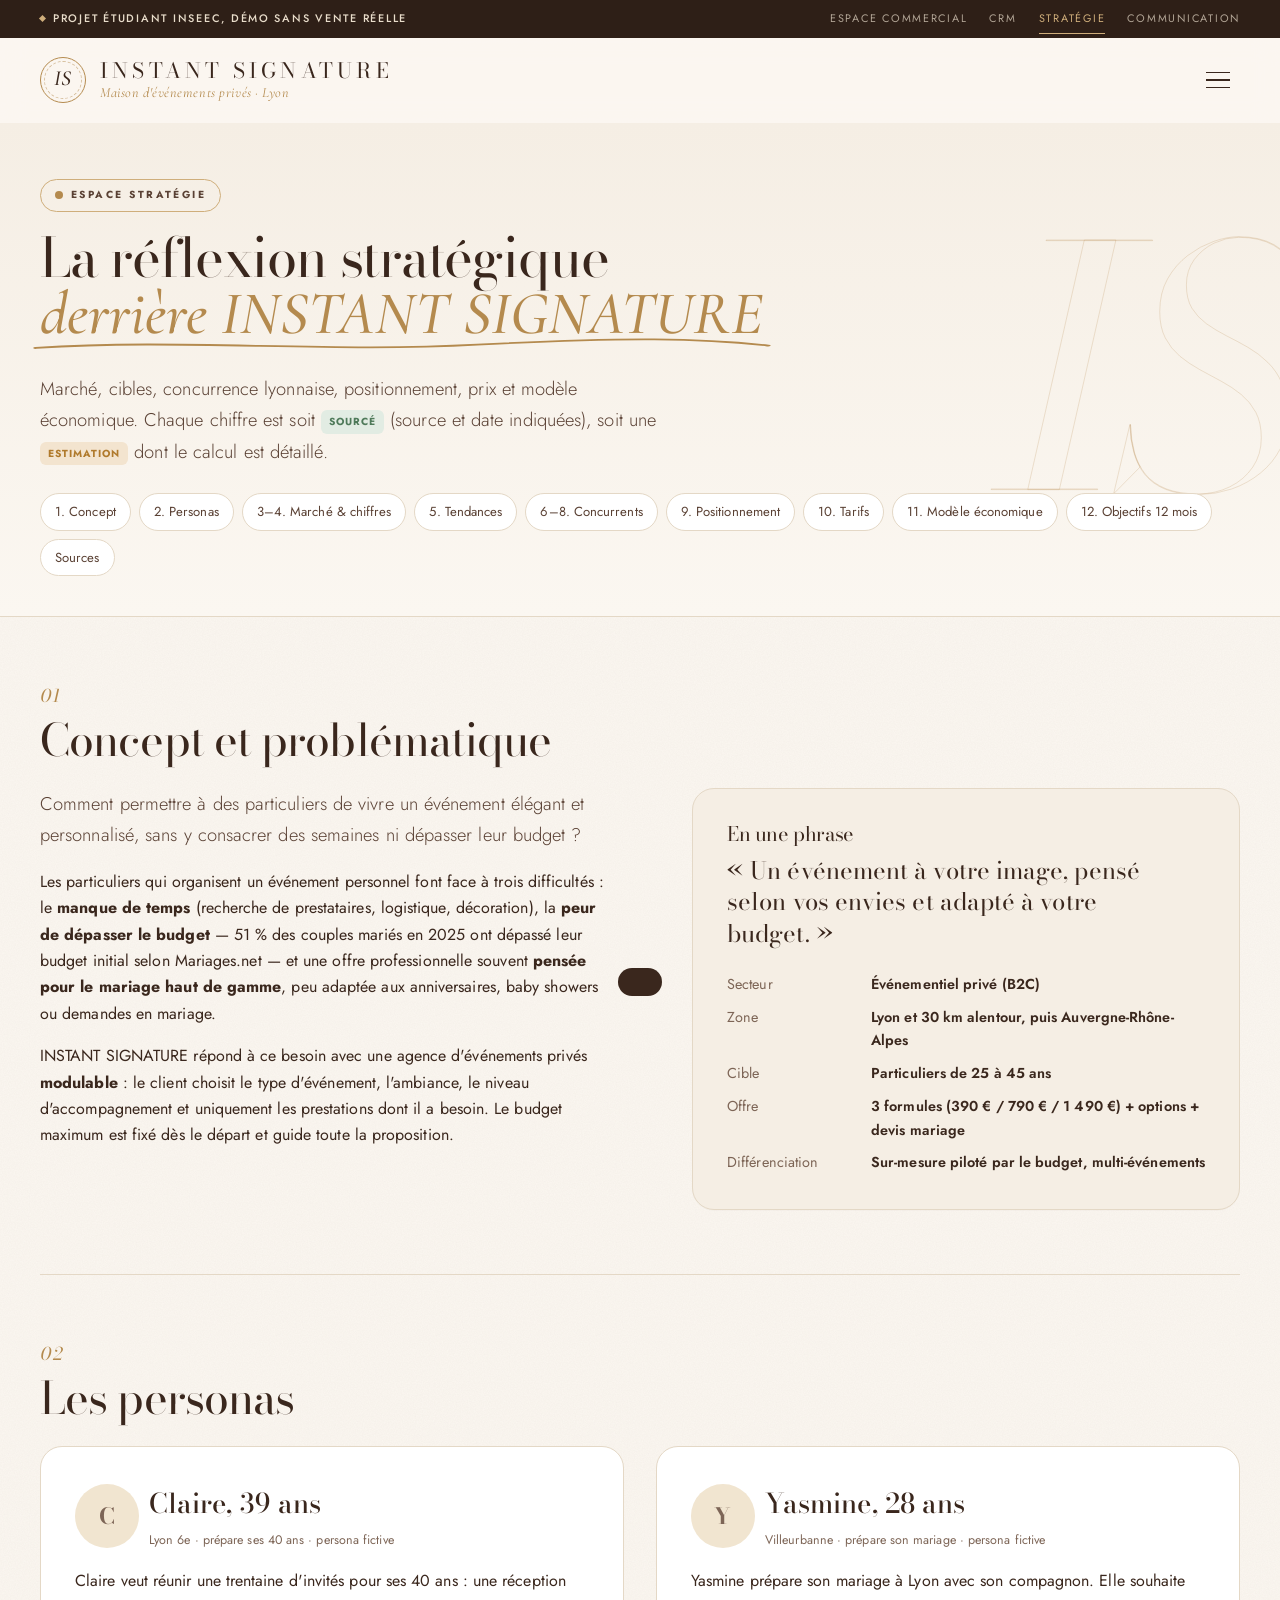
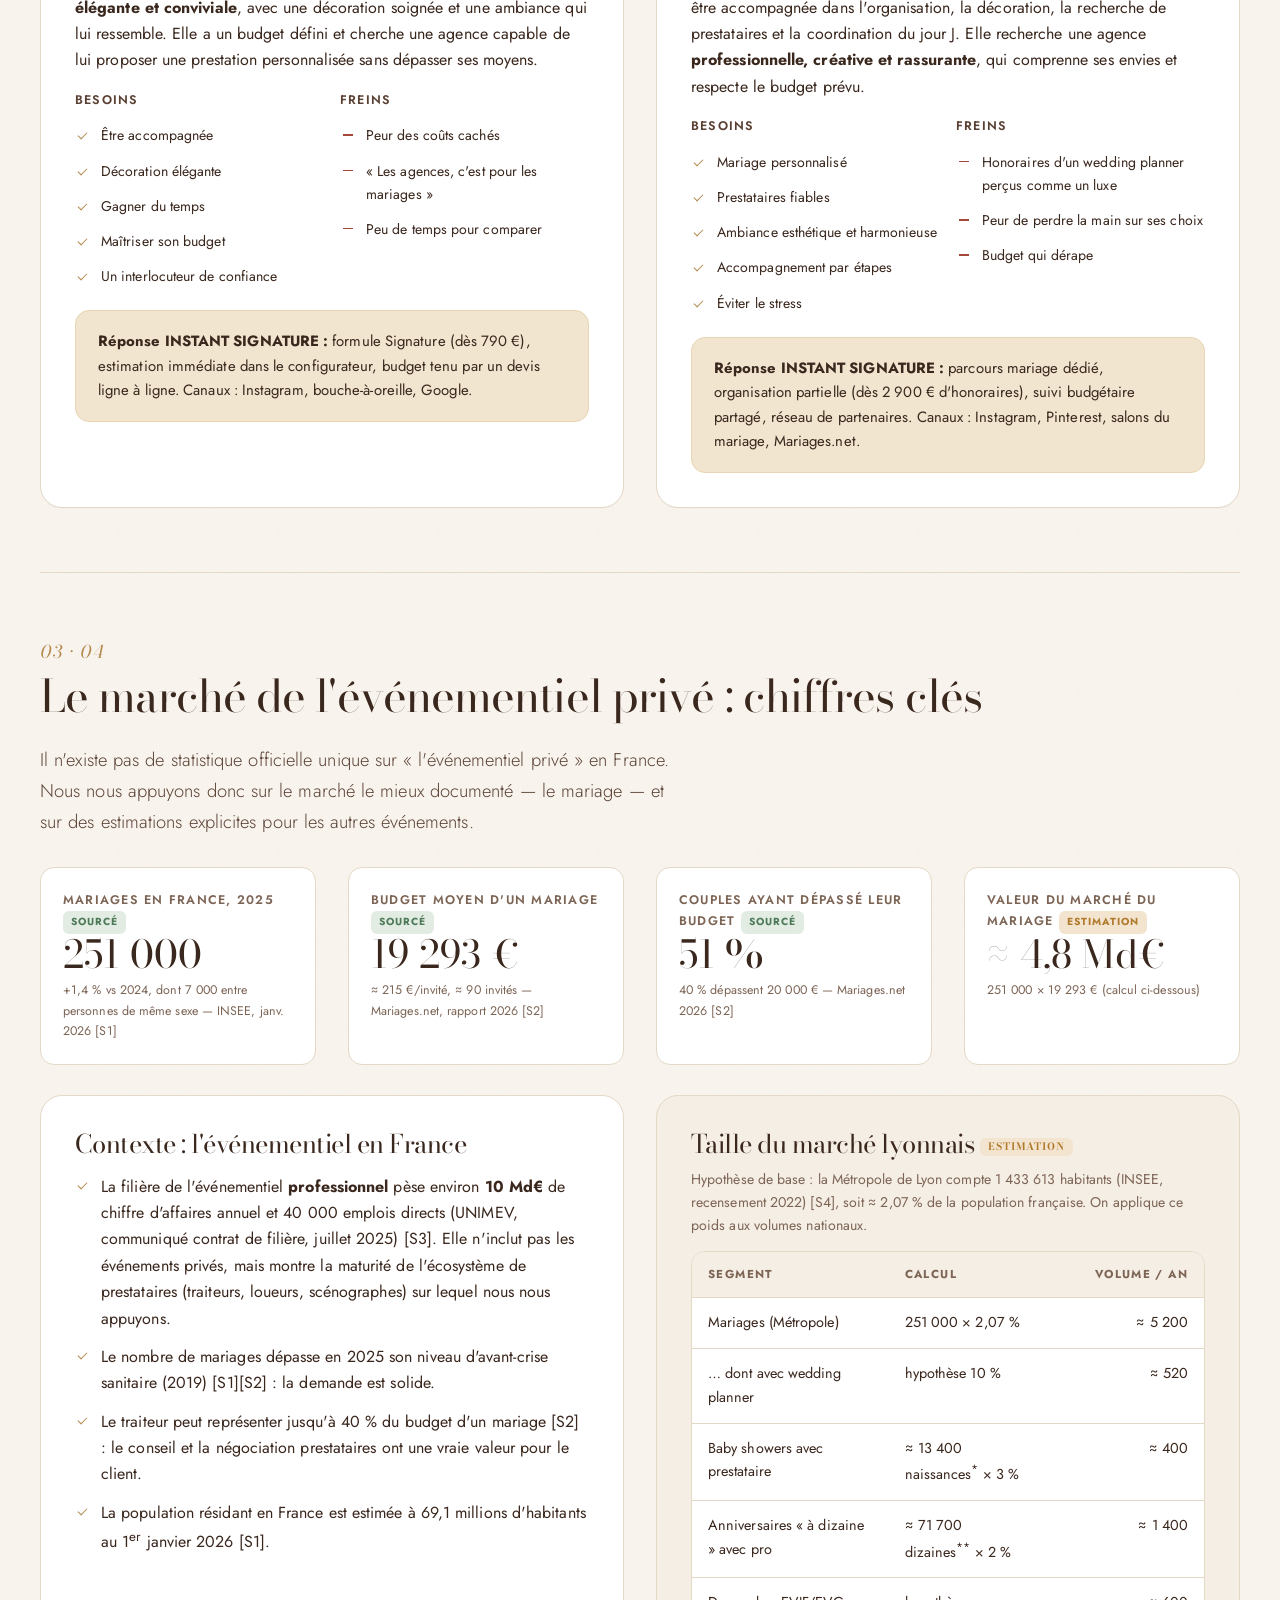
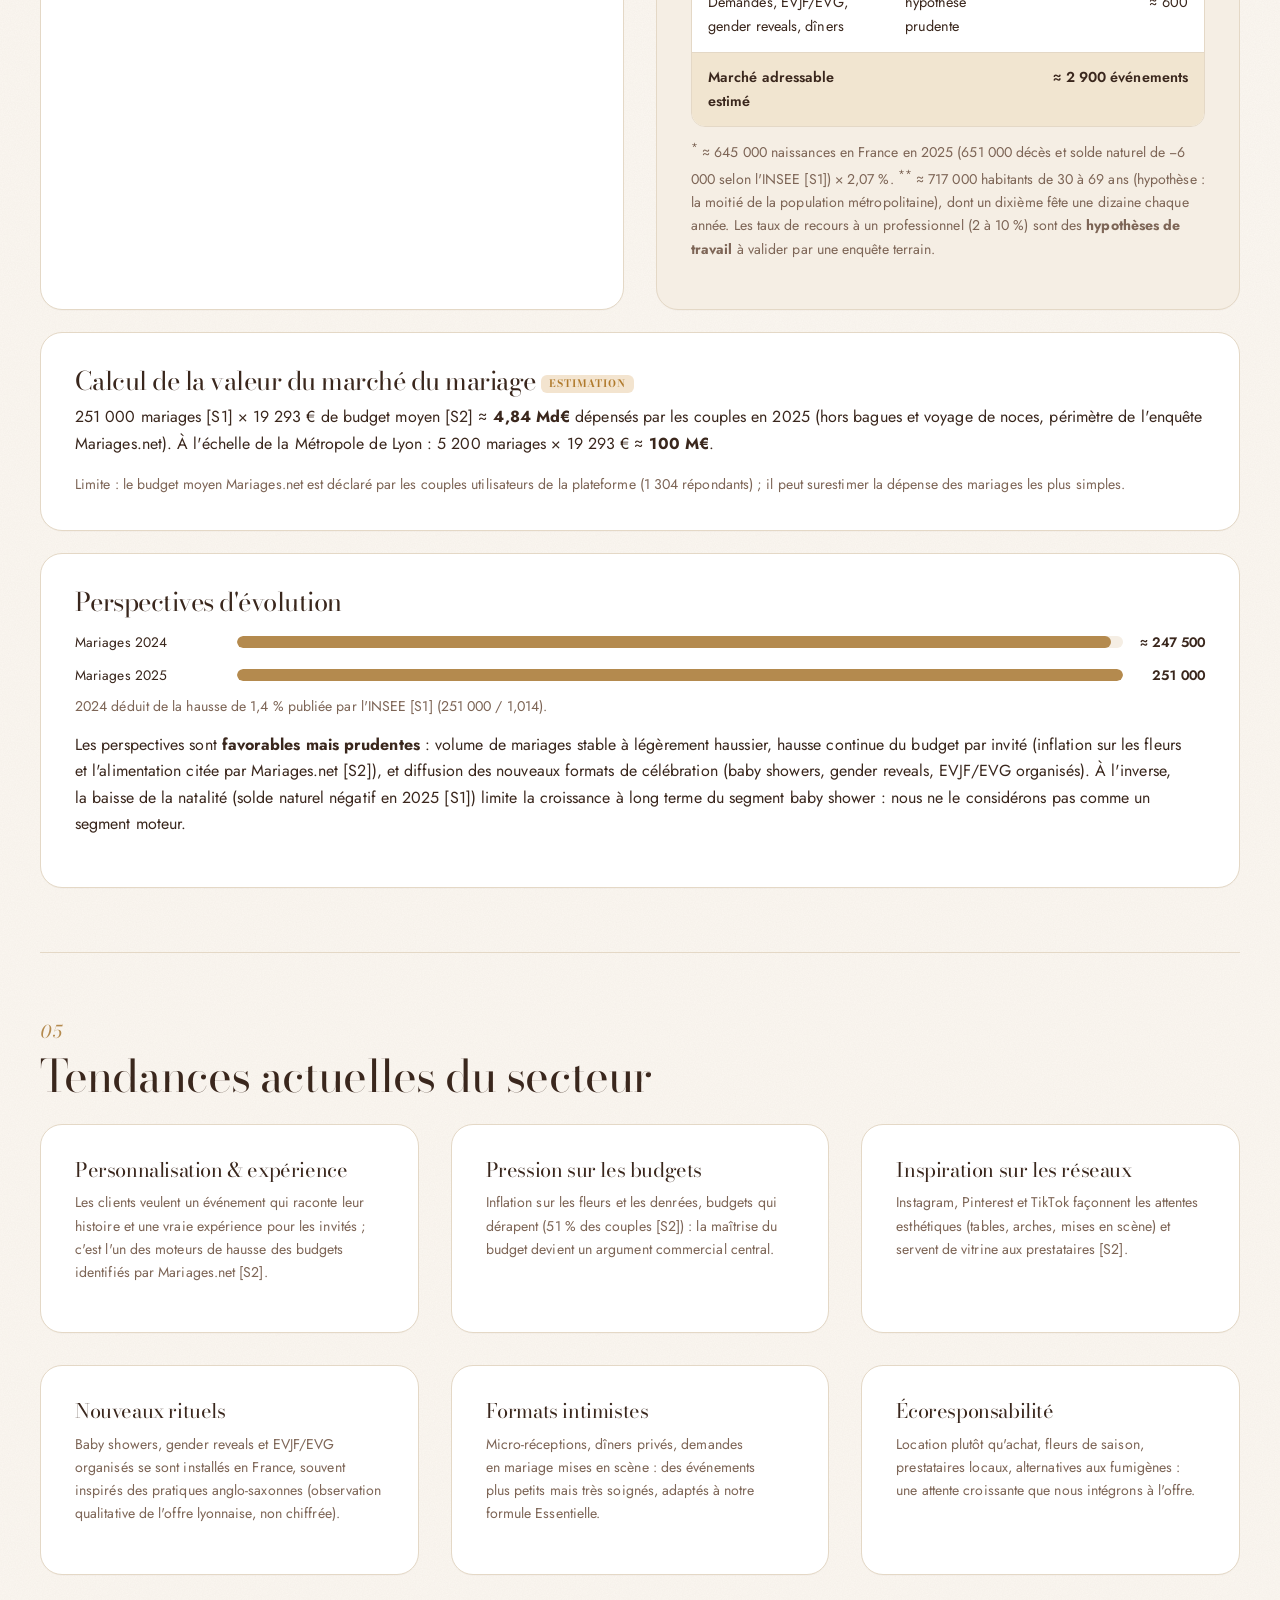
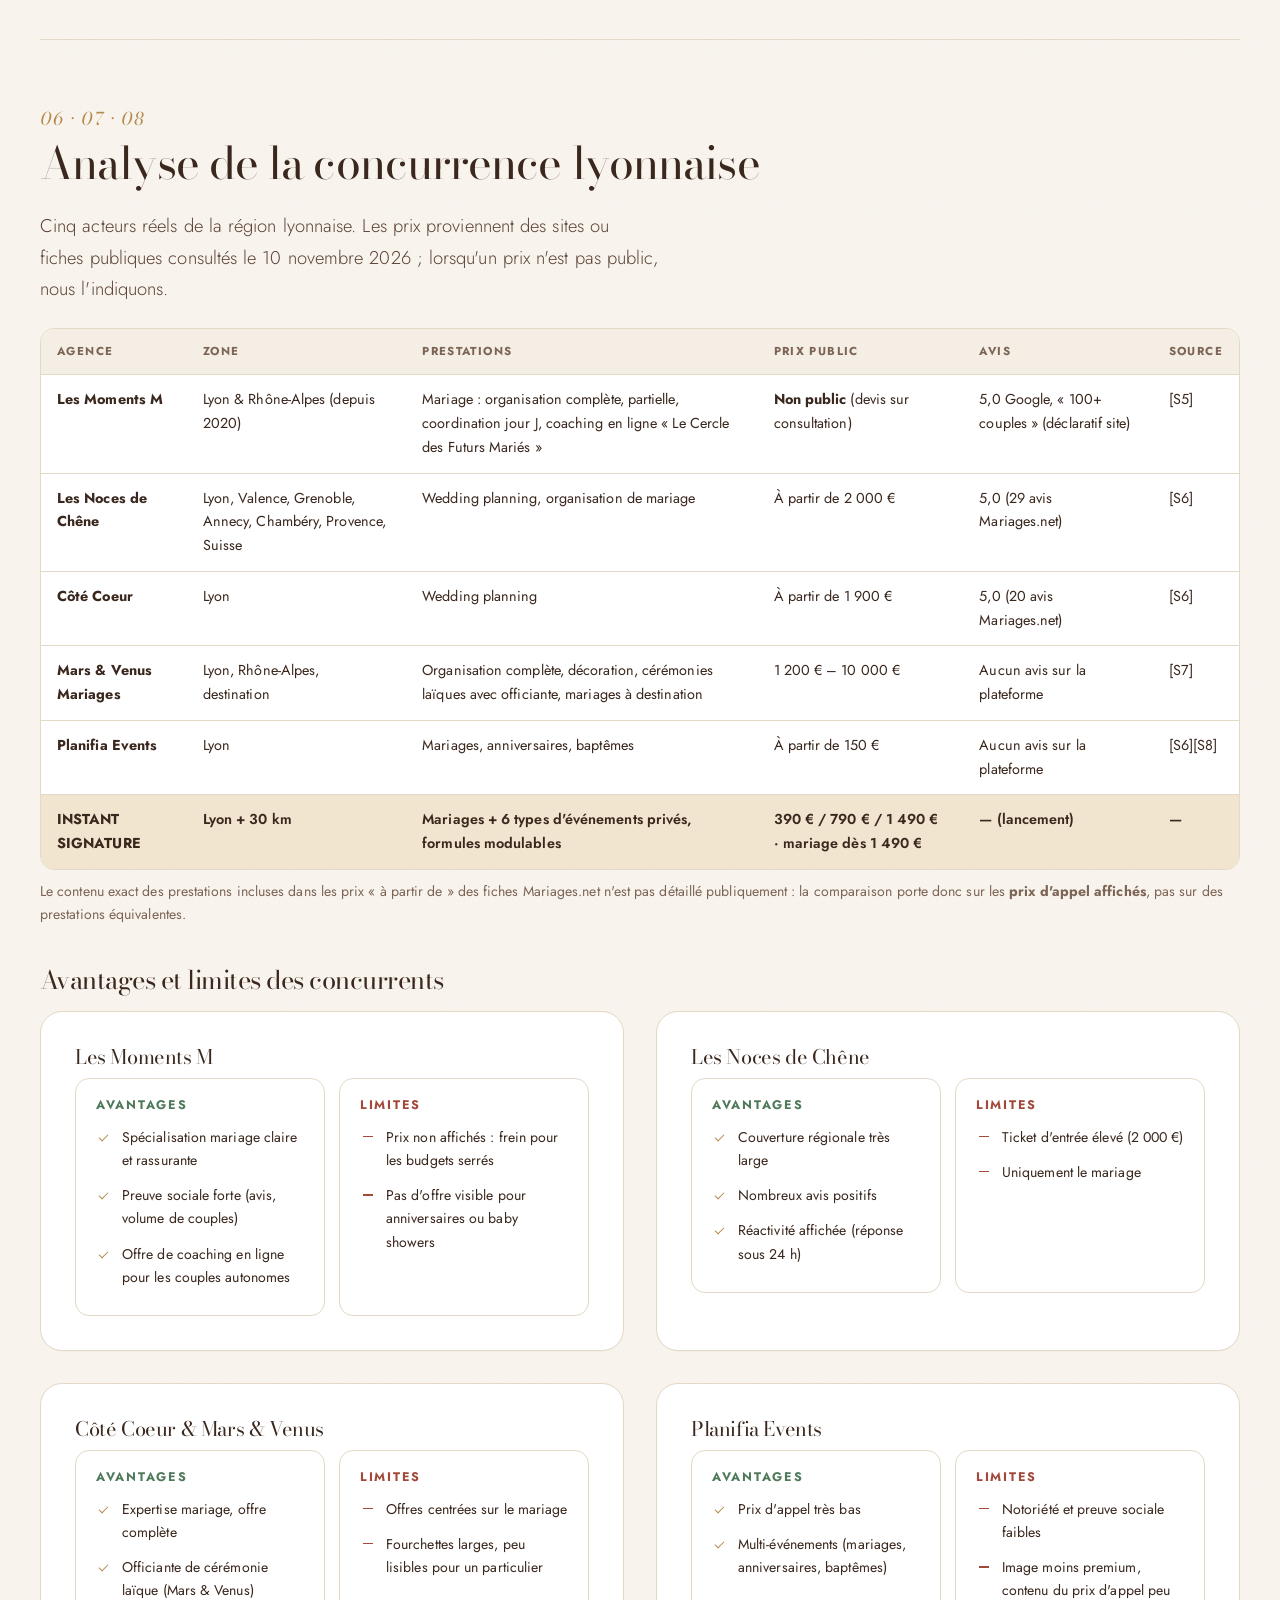
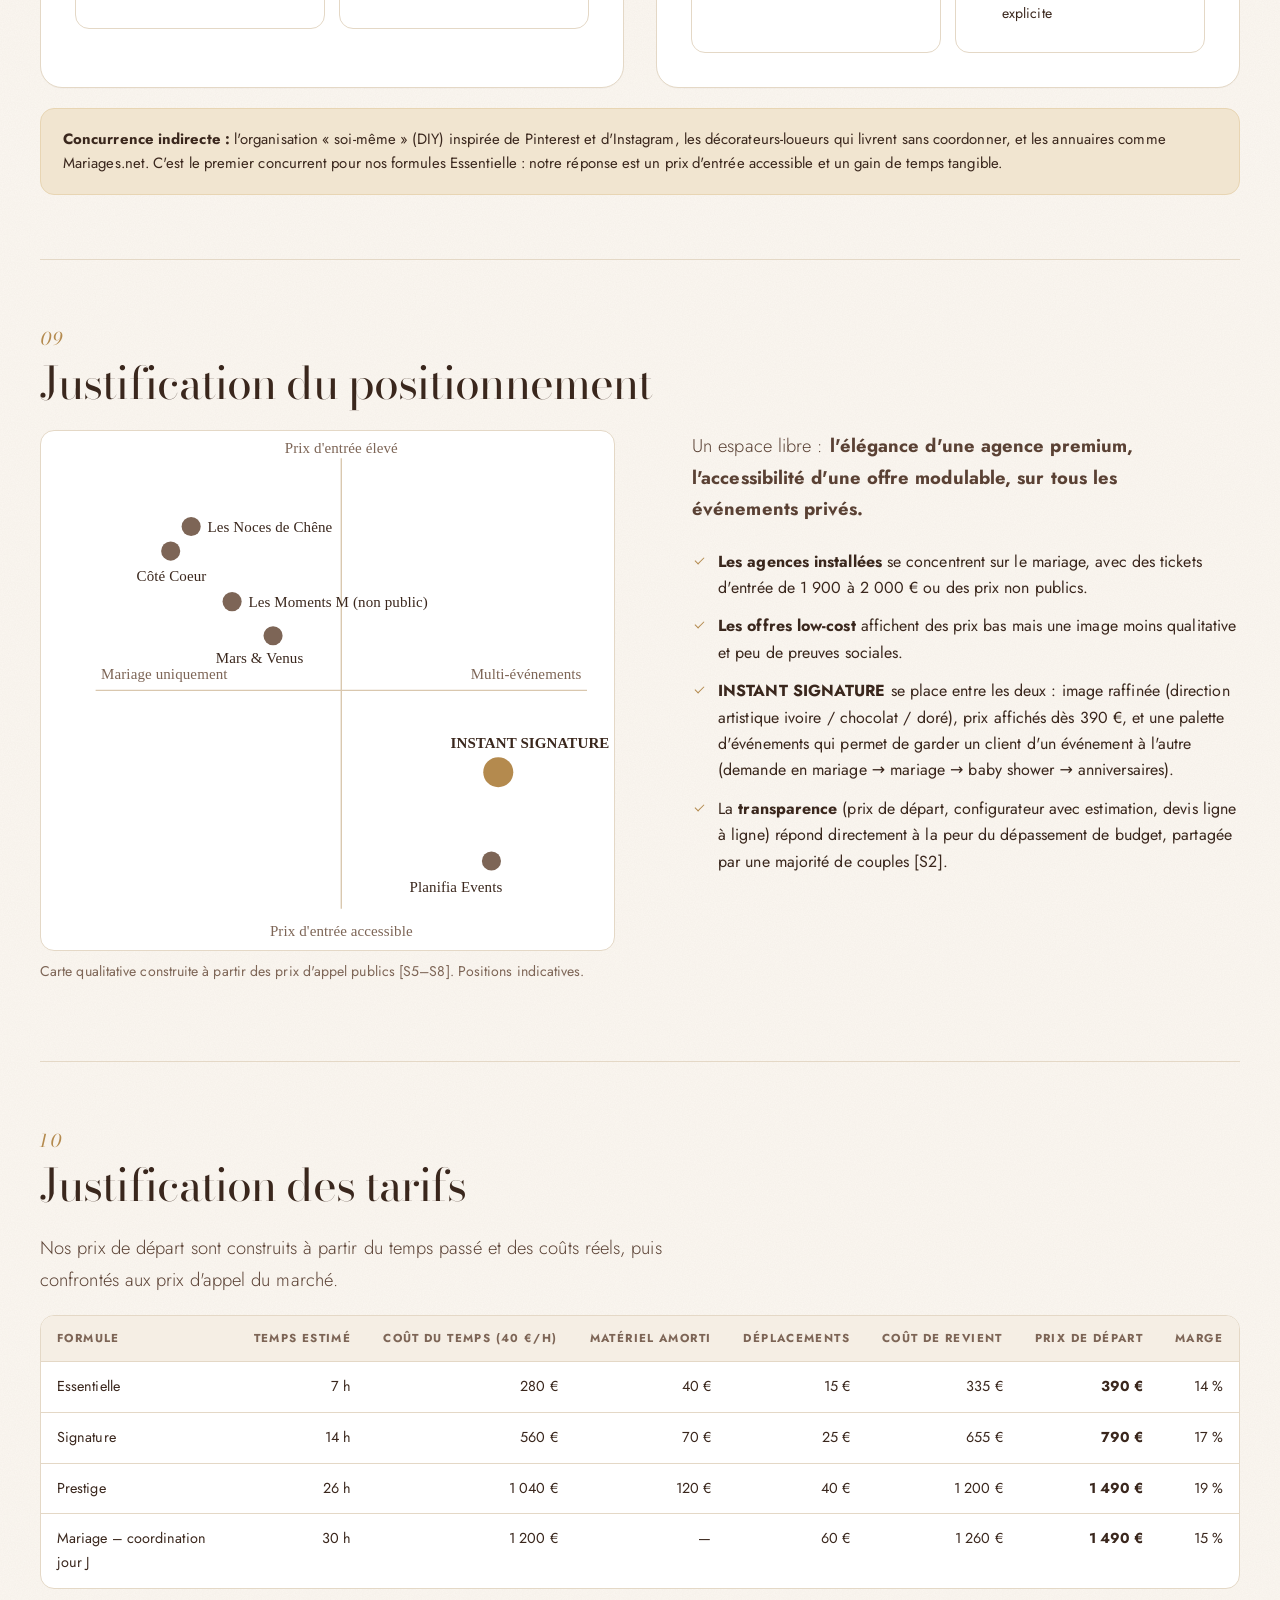
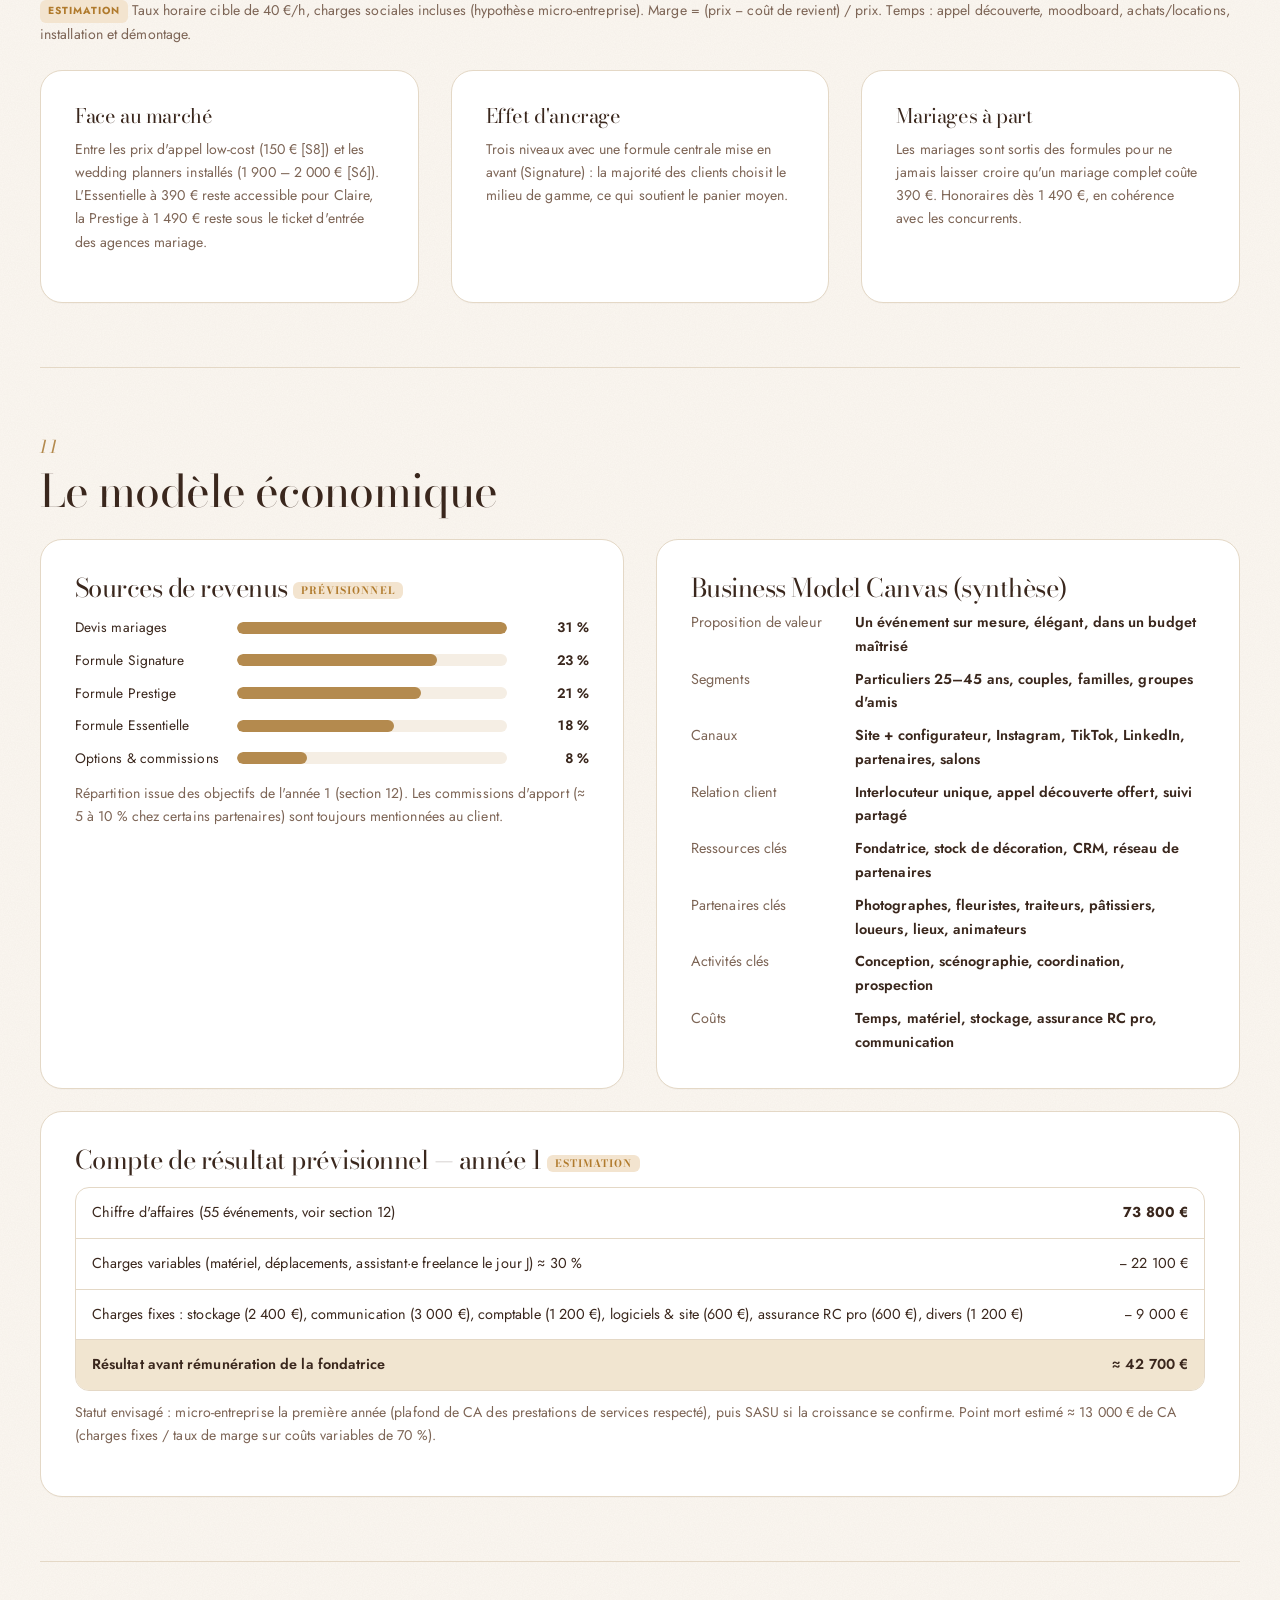
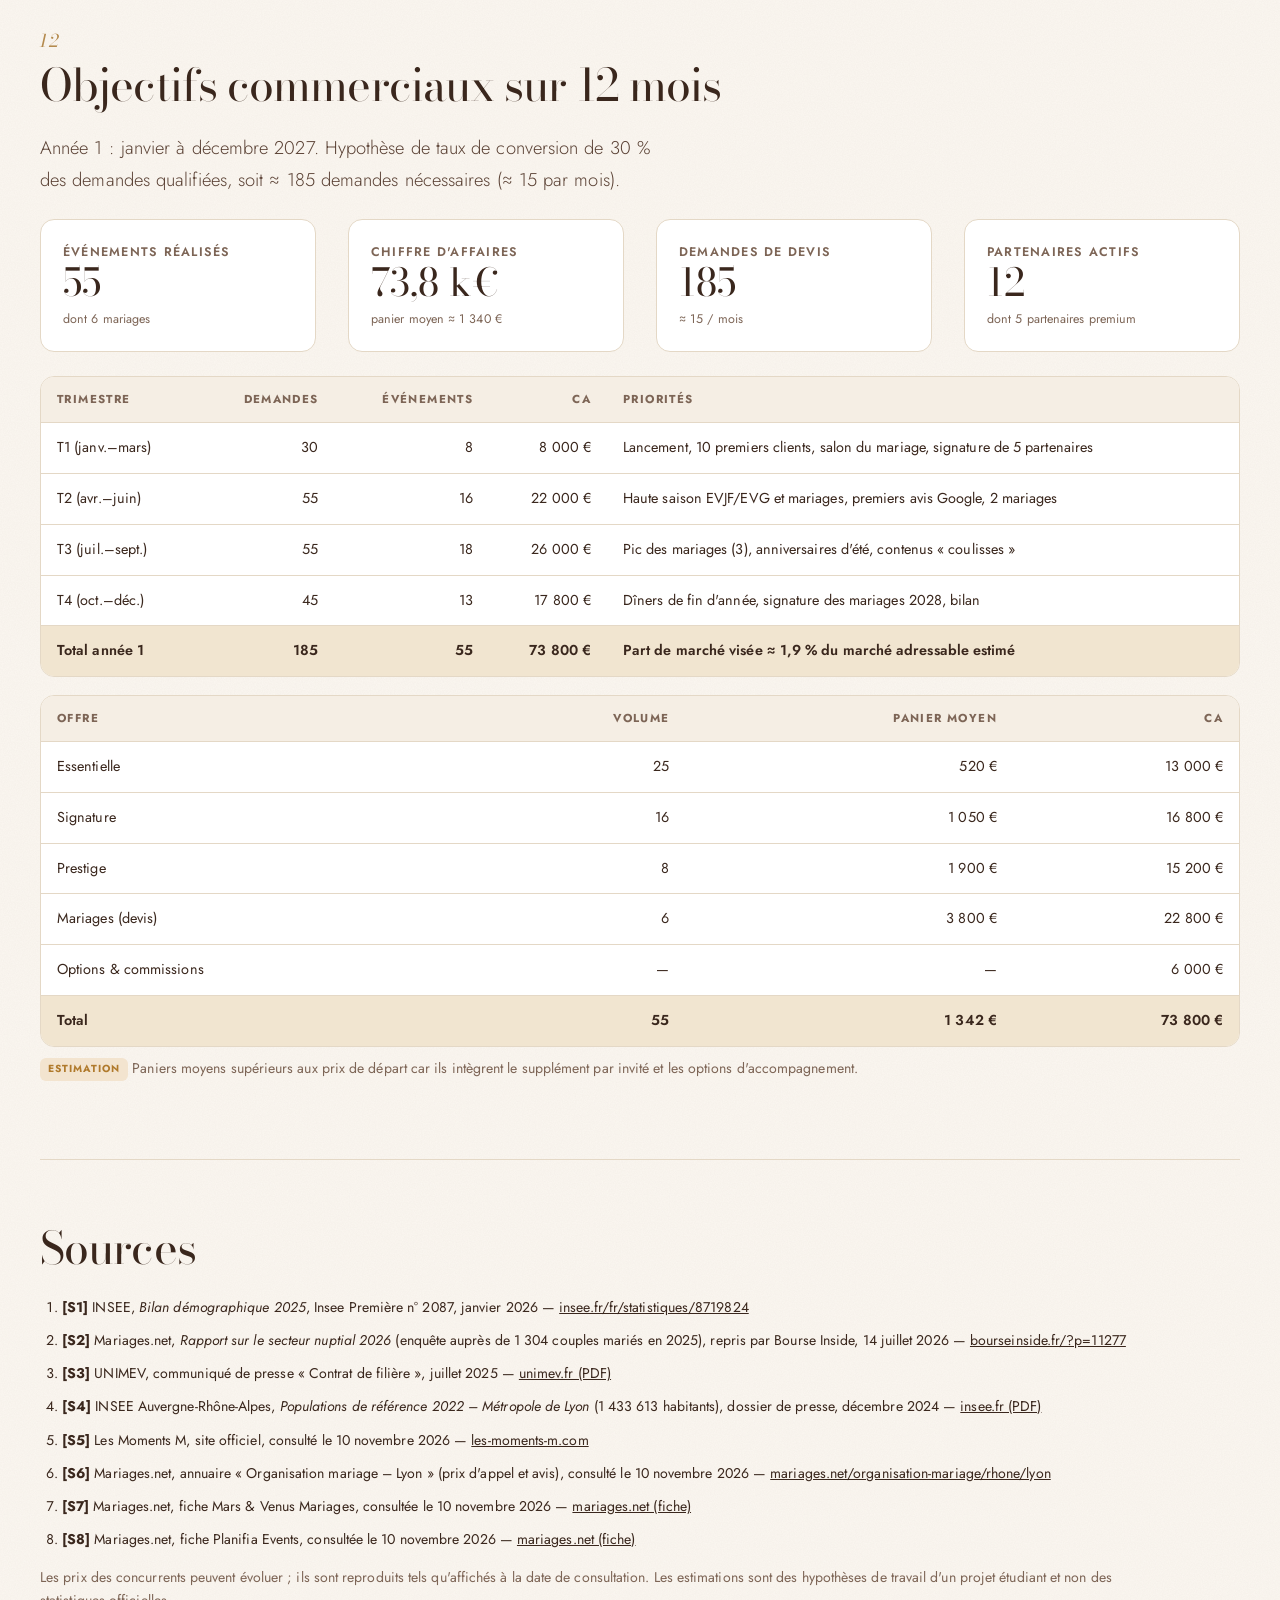
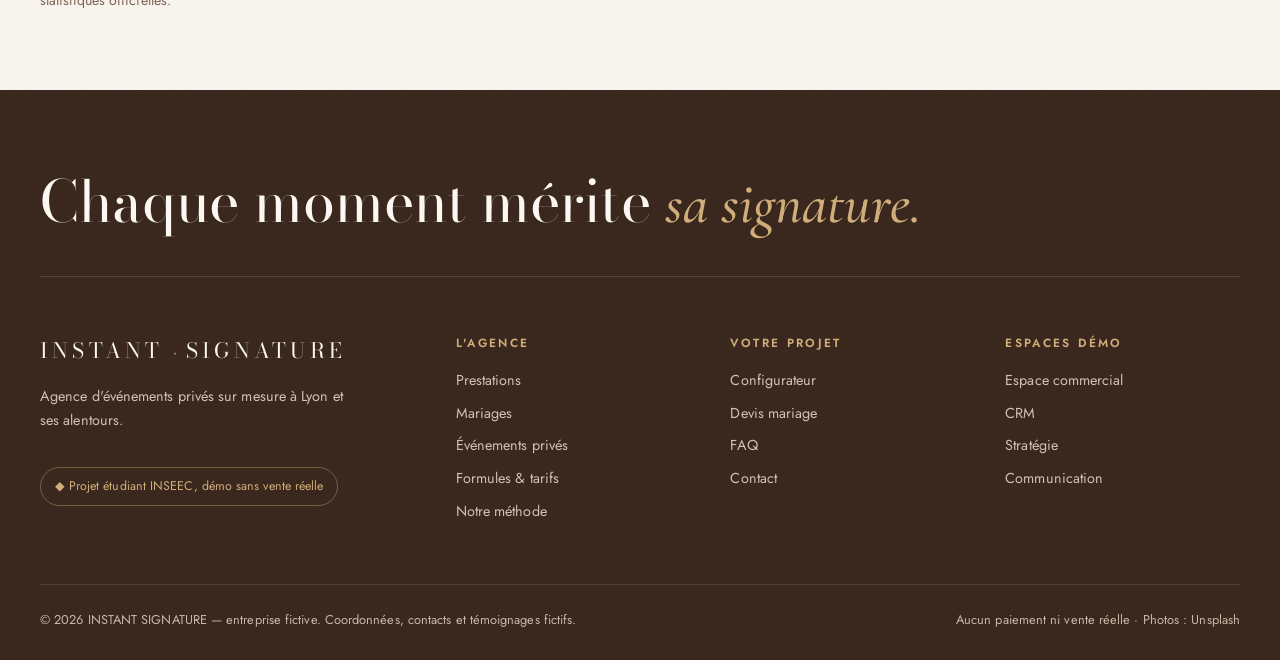
<file: strategie.html>
<!doctype html>
<html lang="fr">
<head>
  <meta charset="utf-8">
  <meta name="viewport" content="width=device-width, initial-scale=1">
  <title>Stratégie — INSTANT SIGNATURE</title>
  <meta name="description" content="Étude de marché, personas, concurrence lyonnaise, positionnement, tarifs, modèle économique et objectifs à 12 mois d'INSTANT SIGNATURE.">
  <link rel="preconnect" href="https://fonts.googleapis.com"><link rel="preconnect" href="https://fonts.gstatic.com" crossorigin>
  <link href="https://fonts.googleapis.com/css2?family=Bodoni+Moda:ital,opsz,wght@0,6..96,400..700;1,6..96,400..600&family=Cormorant+Garamond:ital,wght@0,500;1,400;1,500;1,600&family=Jost:wght@300..700&display=swap" rel="stylesheet">
  <link rel="stylesheet" href="assets/css/style.css">
  <link rel="icon" href="data:image/svg+xml,%3Csvg xmlns='http://www.w3.org/2000/svg' viewBox='0 0 64 64'%3E%3Crect width='64' height='64' rx='14' fill='%233A271D'/%3E%3Ctext x='32' y='43' font-family='Georgia' font-size='30' fill='%23CFAE7B' text-anchor='middle'%3EIS%3C/text%3E%3C/svg%3E">
</head>
<body data-space="strategie" data-page="strategie">

<header class="space-hero">
  <div class="container">
    <span class="space-tag"><i></i>Espace stratégie</span>
    <h1>La réflexion stratégique <em class="gold">derrière INSTANT SIGNATURE</em></h1>
    <p class="lead">Marché, cibles, concurrence lyonnaise, positionnement, prix et modèle économique. Chaque chiffre est soit <span class="verified">sourcé</span> (source et date indiquées), soit une <span class="est">estimation</span> dont le calcul est détaillé.</p>
    <nav class="toc" aria-label="Sommaire">
      <a href="#concept">1. Concept</a><a href="#personas">2. Personas</a><a href="#marche">3–4. Marché & chiffres</a><a href="#tendances">5. Tendances</a><a href="#concurrents">6–8. Concurrents</a><a href="#positionnement">9. Positionnement</a><a href="#tarifs">10. Tarifs</a><a href="#modele">11. Modèle économique</a><a href="#objectifs">12. Objectifs 12 mois</a><a href="#sources">Sources</a>
    </nav>
  </div>
</header>

<main class="container">

  <!-- 1 -->
  <section class="doc-section" id="concept">
    <span class="doc-num">01</span>
    <h2>Concept et problématique</h2>
    <div class="split" style="align-items:start">
      <div>
        <p class="lead">Comment permettre à des particuliers de vivre un événement élégant et personnalisé, sans y consacrer des semaines ni dépasser leur budget ?</p>
        <p>Les particuliers qui organisent un événement personnel font face à trois difficultés : le <strong>manque de temps</strong> (recherche de prestataires, logistique, décoration), la <strong>peur de dépasser le budget</strong> — 51 % des couples mariés en 2025 ont dépassé leur budget initial selon Mariages.net — et une offre professionnelle souvent <strong>pensée pour le mariage haut de gamme</strong>, peu adaptée aux anniversaires, baby showers ou demandes en mariage.</p>
        <p>INSTANT SIGNATURE répond à ce besoin avec une agence d'événements privés <strong>modulable</strong> : le client choisit le type d'événement, l'ambiance, le niveau d'accompagnement et uniquement les prestations dont il a besoin. Le budget maximum est fixé dès le départ et guide toute la proposition.</p>
      </div>
      <div class="card beige">
        <h4>En une phrase</h4>
        <p style="font-family:var(--serif);font-size:1.5rem;line-height:1.3">« Un événement à votre image, pensé selon vos envies et adapté à votre budget. »</p>
        <dl class="info-list" style="margin-top:16px">
          <dt>Secteur</dt><dd>Événementiel privé (B2C)</dd>
          <dt>Zone</dt><dd>Lyon et 30 km alentour, puis Auvergne-Rhône-Alpes</dd>
          <dt>Cible</dt><dd>Particuliers de 25 à 45 ans</dd>
          <dt>Offre</dt><dd>3 formules (390 € / 790 € / 1 490 €) + options + devis mariage</dd>
          <dt>Différenciation</dt><dd>Sur-mesure piloté par le budget, multi-événements</dd>
        </dl>
      </div>
    </div>
  </section>

  <!-- 2 -->
  <section class="doc-section" id="personas">
    <span class="doc-num">02</span>
    <h2>Les personas</h2>
    <div class="grid g2">
      <article class="card">
        <div class="who-cell" style="margin-bottom:16px"><span class="av-sm" style="width:64px;height:64px;font-size:1.4rem;font-family:var(--serif)">C</span><div><b style="font-family:var(--serif);font-size:1.7rem;font-weight:500">Claire, 39 ans</b><span>Lyon 6e · prépare ses 40 ans · persona fictive</span></div></div>
        <p>Claire veut réunir une trentaine d'invités pour ses 40 ans : une réception <strong>élégante et conviviale</strong>, avec une décoration soignée et une ambiance qui lui ressemble. Elle a un budget défini et cherche une agence capable de lui proposer une prestation personnalisée sans dépasser ses moyens.</p>
        <div class="grid g2" style="gap:16px">
          <div><span class="label">Besoins</span><ul class="list-check small"><li>Être accompagnée</li><li>Décoration élégante</li><li>Gagner du temps</li><li>Maîtriser son budget</li><li>Un interlocuteur de confiance</li></ul></div>
          <div><span class="label">Freins</span><ul class="list-check list-minus small"><li>Peur des coûts cachés</li><li>« Les agences, c'est pour les mariages »</li><li>Peu de temps pour comparer</li></ul></div>
        </div>
        <div class="notice" style="margin-top:16px"><div><b>Réponse INSTANT SIGNATURE :</b> formule Signature (dès 790 €), estimation immédiate dans le configurateur, budget tenu par un devis ligne à ligne. Canaux : Instagram, bouche-à-oreille, Google.</div></div>
      </article>
      <article class="card">
        <div class="who-cell" style="margin-bottom:16px"><span class="av-sm" style="width:64px;height:64px;font-size:1.4rem;font-family:var(--serif)">Y</span><div><b style="font-family:var(--serif);font-size:1.7rem;font-weight:500">Yasmine, 28 ans</b><span>Villeurbanne · prépare son mariage · persona fictive</span></div></div>
        <p>Yasmine prépare son mariage à Lyon avec son compagnon. Elle souhaite être accompagnée dans l'organisation, la décoration, la recherche de prestataires et la coordination du jour J. Elle recherche une agence <strong>professionnelle, créative et rassurante</strong>, qui comprenne ses envies et respecte le budget prévu.</p>
        <div class="grid g2" style="gap:16px">
          <div><span class="label">Besoins</span><ul class="list-check small"><li>Mariage personnalisé</li><li>Prestataires fiables</li><li>Ambiance esthétique et harmonieuse</li><li>Accompagnement par étapes</li><li>Éviter le stress</li></ul></div>
          <div><span class="label">Freins</span><ul class="list-check list-minus small"><li>Honoraires d'un wedding planner perçus comme un luxe</li><li>Peur de perdre la main sur ses choix</li><li>Budget qui dérape</li></ul></div>
        </div>
        <div class="notice" style="margin-top:16px"><div><b>Réponse INSTANT SIGNATURE :</b> parcours mariage dédié, organisation partielle (dès 2 900 € d'honoraires), suivi budgétaire partagé, réseau de partenaires. Canaux : Instagram, Pinterest, salons du mariage, Mariages.net.</div></div>
      </article>
    </div>
  </section>

  <!-- 3 & 4 -->
  <section class="doc-section" id="marche">
    <span class="doc-num">03 · 04</span>
    <h2>Le marché de l'événementiel privé : chiffres clés</h2>
    <p class="lead">Il n'existe pas de statistique officielle unique sur « l'événementiel privé » en France. Nous nous appuyons donc sur le marché le mieux documenté — le mariage — et sur des estimations explicites pour les autres événements.</p>

    <div class="grid g4" style="margin:30px 0">
      <div class="kpi"><div class="l">Mariages en France, 2025 <span class="verified">sourcé</span></div><div class="v">251 000</div><div class="s">+1,4 % vs 2024, dont 7 000 entre personnes de même sexe — INSEE, janv. 2026 [S1]</div></div>
      <div class="kpi"><div class="l">Budget moyen d'un mariage <span class="verified">sourcé</span></div><div class="v">19 293 €</div><div class="s">≈ 215 €/invité, ≈ 90 invités — Mariages.net, rapport 2026 [S2]</div></div>
      <div class="kpi"><div class="l">Couples ayant dépassé leur budget <span class="verified">sourcé</span></div><div class="v">51 %</div><div class="s">40 % dépassent 20 000 € — Mariages.net 2026 [S2]</div></div>
      <div class="kpi"><div class="l">Valeur du marché du mariage <span class="est">estimation</span></div><div class="v">≈ 4,8 Md€</div><div class="s">251 000 × 19 293 € (calcul ci-dessous)</div></div>
    </div>

    <div class="grid g2">
      <div class="card">
        <h3>Contexte : l'événementiel en France</h3>
        <ul class="list-check">
          <li>La filière de l'événementiel <strong>professionnel</strong> pèse environ <strong>10 Md€</strong> de chiffre d'affaires annuel et 40 000 emplois directs (UNIMEV, communiqué contrat de filière, juillet 2025) [S3]. Elle n'inclut pas les événements privés, mais montre la maturité de l'écosystème de prestataires (traiteurs, loueurs, scénographes) sur lequel nous nous appuyons.</li>
          <li>Le nombre de mariages dépasse en 2025 son niveau d'avant-crise sanitaire (2019) [S1][S2] : la demande est solide.</li>
          <li>Le traiteur peut représenter jusqu'à 40 % du budget d'un mariage [S2] : le conseil et la négociation prestataires ont une vraie valeur pour le client.</li>
          <li>La population résidant en France est estimée à 69,1 millions d'habitants au 1<sup>er</sup> janvier 2026 [S1].</li>
        </ul>
      </div>
      <div class="card beige">
        <h3>Taille du marché lyonnais <span class="est">estimation</span></h3>
        <p class="small muted">Hypothèse de base : la Métropole de Lyon compte 1 433 613 habitants (INSEE, recensement 2022) [S4], soit ≈ 2,07 % de la population française. On applique ce poids aux volumes nationaux.</p>
        <div class="table-wrap">
          <table>
            <thead><tr><th>Segment</th><th>Calcul</th><th class="num">Volume / an</th></tr></thead>
            <tbody>
              <tr><td>Mariages (Métropole)</td><td>251 000 × 2,07 %</td><td class="num">≈ 5 200</td></tr>
              <tr><td>… dont avec wedding planner</td><td>hypothèse 10 %</td><td class="num">≈ 520</td></tr>
              <tr><td>Baby showers avec prestataire</td><td>≈ 13 400 naissances<sup>*</sup> × 3 %</td><td class="num">≈ 400</td></tr>
              <tr><td>Anniversaires « à dizaine » avec pro</td><td>≈ 71 700 dizaines<sup>**</sup> × 2 %</td><td class="num">≈ 1 400</td></tr>
              <tr><td>Demandes, EVJF/EVG, gender reveals, dîners</td><td>hypothèse prudente</td><td class="num">≈ 600</td></tr>
              <tr class="highlight"><td>Marché adressable estimé</td><td></td><td class="num">≈ 2 900 événements</td></tr>
            </tbody>
          </table>
        </div>
        <p class="small muted" style="margin-top:10px"><sup>*</sup> ≈ 645 000 naissances en France en 2025 (651 000 décès et solde naturel de −6 000 selon l'INSEE [S1]) × 2,07 %. <sup>**</sup> ≈ 717 000 habitants de 30 à 69 ans (hypothèse : la moitié de la population métropolitaine), dont un dixième fête une dizaine chaque année. Les taux de recours à un professionnel (2 à 10 %) sont des <strong>hypothèses de travail</strong> à valider par une enquête terrain.</p>
      </div>
    </div>

    <div class="card" style="margin-top:22px">
      <h3>Calcul de la valeur du marché du mariage <span class="est">estimation</span></h3>
      <p>251 000 mariages [S1] × 19 293 € de budget moyen [S2] ≈ <strong>4,84 Md€</strong> dépensés par les couples en 2025 (hors bagues et voyage de noces, périmètre de l'enquête Mariages.net). À l'échelle de la Métropole de Lyon : 5 200 mariages × 19 293 € ≈ <strong>100 M€</strong>.</p>
      <p class="small muted" style="margin:0">Limite : le budget moyen Mariages.net est déclaré par les couples utilisateurs de la plateforme (1 304 répondants) ; il peut surestimer la dépense des mariages les plus simples.</p>
    </div>

    <div class="card" style="margin-top:22px">
      <h3>Perspectives d'évolution</h3>
      <div class="hbar" style="margin-top:14px">
        <div class="row"><span>Mariages 2024</span><div class="track"><div class="fill" data-w="98.6"></div></div><span class="val">≈ 247 500</span></div>
        <div class="row"><span>Mariages 2025</span><div class="track"><div class="fill" data-w="100"></div></div><span class="val">251 000</span></div>
      </div>
      <p class="small muted" style="margin-top:8px">2024 déduit de la hausse de 1,4 % publiée par l'INSEE [S1] (251 000 / 1,014).</p>
      <p style="margin-top:12px">Les perspectives sont <strong>favorables mais prudentes</strong> : volume de mariages stable à légèrement haussier, hausse continue du budget par invité (inflation sur les fleurs et l'alimentation citée par Mariages.net [S2]), et diffusion des nouveaux formats de célébration (baby showers, gender reveals, EVJF/EVG organisés). À l'inverse, la baisse de la natalité (solde naturel négatif en 2025 [S1]) limite la croissance à long terme du segment baby shower : nous ne le considérons pas comme un segment moteur.</p>
    </div>
  </section>

  <!-- 5 -->
  <section class="doc-section" id="tendances">
    <span class="doc-num">05</span>
    <h2>Tendances actuelles du secteur</h2>
    <div class="grid g3">
      <div class="card"><h4>Personnalisation & expérience</h4><p class="muted small">Les clients veulent un événement qui raconte leur histoire et une vraie expérience pour les invités ; c'est l'un des moteurs de hausse des budgets identifiés par Mariages.net [S2].</p></div>
      <div class="card"><h4>Pression sur les budgets</h4><p class="muted small">Inflation sur les fleurs et les denrées, budgets qui dérapent (51 % des couples [S2]) : la maîtrise du budget devient un argument commercial central.</p></div>
      <div class="card"><h4>Inspiration sur les réseaux</h4><p class="muted small">Instagram, Pinterest et TikTok façonnent les attentes esthétiques (tables, arches, mises en scène) et servent de vitrine aux prestataires [S2].</p></div>
      <div class="card"><h4>Nouveaux rituels</h4><p class="muted small">Baby showers, gender reveals et EVJF/EVG organisés se sont installés en France, souvent inspirés des pratiques anglo-saxonnes (observation qualitative de l'offre lyonnaise, non chiffrée).</p></div>
      <div class="card"><h4>Formats intimistes</h4><p class="muted small">Micro-réceptions, dîners privés, demandes en mariage mises en scène : des événements plus petits mais très soignés, adaptés à notre formule Essentielle.</p></div>
      <div class="card"><h4>Écoresponsabilité</h4><p class="muted small">Location plutôt qu'achat, fleurs de saison, prestataires locaux, alternatives aux fumigènes : une attente croissante que nous intégrons à l'offre.</p></div>
    </div>
  </section>

  <!-- 6, 7, 8 -->
  <section class="doc-section" id="concurrents">
    <span class="doc-num">06 · 07 · 08</span>
    <h2>Analyse de la concurrence lyonnaise</h2>
    <p class="lead">Cinq acteurs réels de la région lyonnaise. Les prix proviennent des sites ou fiches publiques consultés le 10 novembre 2026 ; lorsqu'un prix n'est pas public, nous l'indiquons.</p>
    <div class="table-wrap" style="margin-top:24px">
      <table>
        <thead><tr><th>Agence</th><th>Zone</th><th>Prestations</th><th>Prix public</th><th>Avis</th><th>Source</th></tr></thead>
        <tbody>
          <tr><td><b>Les Moments M</b></td><td>Lyon & Rhône-Alpes (depuis 2020)</td><td>Mariage : organisation complète, partielle, coordination jour J, coaching en ligne « Le Cercle des Futurs Mariés »</td><td><b>Non public</b> (devis sur consultation)</td><td>5,0 Google, « 100+ couples » (déclaratif site)</td><td>[S5]</td></tr>
          <tr><td><b>Les Noces de Chêne</b></td><td>Lyon, Valence, Grenoble, Annecy, Chambéry, Provence, Suisse</td><td>Wedding planning, organisation de mariage</td><td>À partir de 2 000 €</td><td>5,0 (29 avis Mariages.net)</td><td>[S6]</td></tr>
          <tr><td><b>Côté Coeur</b></td><td>Lyon</td><td>Wedding planning</td><td>À partir de 1 900 €</td><td>5,0 (20 avis Mariages.net)</td><td>[S6]</td></tr>
          <tr><td><b>Mars & Venus Mariages</b></td><td>Lyon, Rhône-Alpes, destination</td><td>Organisation complète, décoration, cérémonies laïques avec officiante, mariages à destination</td><td>1 200 € – 10 000 €</td><td>Aucun avis sur la plateforme</td><td>[S7]</td></tr>
          <tr><td><b>Planifia Events</b></td><td>Lyon</td><td>Mariages, anniversaires, baptêmes</td><td>À partir de 150 €</td><td>Aucun avis sur la plateforme</td><td>[S6][S8]</td></tr>
          <tr class="highlight"><td><b>INSTANT SIGNATURE</b></td><td>Lyon + 30 km</td><td>Mariages + 6 types d'événements privés, formules modulables</td><td>390 € / 790 € / 1 490 € · mariage dès 1 490 €</td><td>— (lancement)</td><td>—</td></tr>
        </tbody>
      </table>
    </div>
    <p class="small muted" style="margin-top:10px">Le contenu exact des prestations incluses dans les prix « à partir de » des fiches Mariages.net n'est pas détaillé publiquement : la comparaison porte donc sur les <strong>prix d'appel affichés</strong>, pas sur des prestations équivalentes.</p>

    <h3 style="margin-top:40px">Avantages et limites des concurrents</h3>
    <div class="grid g2" style="margin-top:16px">
      <div class="card"><h4>Les Moments M</h4><div class="swot"><div><h4 style="color:var(--ok)">Avantages</h4><ul class="list-check small"><li>Spécialisation mariage claire et rassurante</li><li>Preuve sociale forte (avis, volume de couples)</li><li>Offre de coaching en ligne pour les couples autonomes</li></ul></div><div><h4 style="color:var(--ko)">Limites</h4><ul class="list-check list-minus small"><li>Prix non affichés : frein pour les budgets serrés</li><li>Pas d'offre visible pour anniversaires ou baby showers</li></ul></div></div></div>
      <div class="card"><h4>Les Noces de Chêne</h4><div class="swot"><div><h4 style="color:var(--ok)">Avantages</h4><ul class="list-check small"><li>Couverture régionale très large</li><li>Nombreux avis positifs</li><li>Réactivité affichée (réponse sous 24 h)</li></ul></div><div><h4 style="color:var(--ko)">Limites</h4><ul class="list-check list-minus small"><li>Ticket d'entrée élevé (2 000 €)</li><li>Uniquement le mariage</li></ul></div></div></div>
      <div class="card"><h4>Côté Coeur & Mars & Venus</h4><div class="swot"><div><h4 style="color:var(--ok)">Avantages</h4><ul class="list-check small"><li>Expertise mariage, offre complète</li><li>Officiante de cérémonie laïque (Mars & Venus)</li></ul></div><div><h4 style="color:var(--ko)">Limites</h4><ul class="list-check list-minus small"><li>Offres centrées sur le mariage</li><li>Fourchettes larges, peu lisibles pour un particulier</li></ul></div></div></div>
      <div class="card"><h4>Planifia Events</h4><div class="swot"><div><h4 style="color:var(--ok)">Avantages</h4><ul class="list-check small"><li>Prix d'appel très bas</li><li>Multi-événements (mariages, anniversaires, baptêmes)</li></ul></div><div><h4 style="color:var(--ko)">Limites</h4><ul class="list-check list-minus small"><li>Notoriété et preuve sociale faibles</li><li>Image moins premium, contenu du prix d'appel peu explicite</li></ul></div></div></div>
    </div>
    <div class="notice" style="margin-top:20px"><div><b>Concurrence indirecte :</b> l'organisation « soi-même » (DIY) inspirée de Pinterest et d'Instagram, les décorateurs-loueurs qui livrent sans coordonner, et les annuaires comme Mariages.net. C'est le premier concurrent pour nos formules Essentielle : notre réponse est un prix d'entrée accessible et un gain de temps tangible.</div></div>
  </section>

  <!-- 9 -->
  <section class="doc-section" id="positionnement">
    <span class="doc-num">09</span>
    <h2>Justification du positionnement</h2>
    <div class="split" style="align-items:start">
      <div>
        <svg viewBox="0 0 420 380" role="img" aria-label="Carte de positionnement : prix d'entrée en ordonnée, spécialisation en abscisse" style="width:100%;height:auto;background:var(--white);border:1px solid var(--line);border-radius:var(--radius)">
          <line x1="40" y1="190" x2="400" y2="190" stroke="#D9C7AE"/><line x1="220" y1="20" x2="220" y2="350" stroke="#D9C7AE"/>
          <text x="220" y="16" text-anchor="middle" font-size="11" fill="#7D6556" font-family="Manrope">Prix d'entrée élevé</text>
          <text x="220" y="370" text-anchor="middle" font-size="11" fill="#7D6556" font-family="Manrope">Prix d'entrée accessible</text>
          <text x="44" y="182" font-size="11" fill="#7D6556" font-family="Manrope">Mariage uniquement</text>
          <text x="396" y="182" text-anchor="end" font-size="11" fill="#7D6556" font-family="Manrope">Multi-événements</text>
          <g font-family="Manrope" font-size="11" fill="#3A271D">
            <circle cx="110" cy="70" r="7" fill="#7D6556"/><text x="122" y="74">Les Noces de Chêne</text>
            <circle cx="95" cy="88" r="7" fill="#7D6556"/><text x="70" y="110">Côté Coeur</text>
            <circle cx="140" cy="125" r="7" fill="#7D6556"/><text x="152" y="129">Les Moments M (non public)</text>
            <circle cx="170" cy="150" r="7" fill="#7D6556"/><text x="128" y="170">Mars & Venus</text>
            <circle cx="330" cy="315" r="7" fill="#7D6556"/><text x="270" y="338">Planifia Events</text>
            <circle cx="335" cy="250" r="11" fill="#B48A4E"/><text x="300" y="232" font-weight="700">INSTANT SIGNATURE</text>
          </g>
        </svg>
        <p class="small muted">Carte qualitative construite à partir des prix d'appel publics [S5–S8]. Positions indicatives.</p>
      </div>
      <div>
        <p class="lead">Un espace libre : <strong>l'élégance d'une agence premium, l'accessibilité d'une offre modulable, sur tous les événements privés.</strong></p>
        <ul class="list-check">
          <li><b>Les agences installées</b> se concentrent sur le mariage, avec des tickets d'entrée de 1 900 à 2 000 € ou des prix non publics.</li>
          <li><b>Les offres low-cost</b> affichent des prix bas mais une image moins qualitative et peu de preuves sociales.</li>
          <li><b>INSTANT SIGNATURE</b> se place entre les deux : image raffinée (direction artistique ivoire / chocolat / doré), prix affichés dès 390 €, et une palette d'événements qui permet de garder un client d'un événement à l'autre (demande en mariage → mariage → baby shower → anniversaires).</li>
          <li>La <b>transparence</b> (prix de départ, configurateur avec estimation, devis ligne à ligne) répond directement à la peur du dépassement de budget, partagée par une majorité de couples [S2].</li>
        </ul>
      </div>
    </div>
  </section>

  <!-- 10 -->
  <section class="doc-section" id="tarifs">
    <span class="doc-num">10</span>
    <h2>Justification des tarifs</h2>
    <p class="lead">Nos prix de départ sont construits à partir du temps passé et des coûts réels, puis confrontés aux prix d'appel du marché.</p>
    <div class="table-wrap" style="margin-top:20px">
      <table>
        <thead><tr><th>Formule</th><th class="num">Temps estimé</th><th class="num">Coût du temps (40 €/h)</th><th class="num">Matériel amorti</th><th class="num">Déplacements</th><th class="num">Coût de revient</th><th class="num">Prix de départ</th><th class="num">Marge</th></tr></thead>
        <tbody>
          <tr><td>Essentielle</td><td class="num">7 h</td><td class="num">280 €</td><td class="num">40 €</td><td class="num">15 €</td><td class="num">335 €</td><td class="num"><b>390 €</b></td><td class="num">14 %</td></tr>
          <tr><td>Signature</td><td class="num">14 h</td><td class="num">560 €</td><td class="num">70 €</td><td class="num">25 €</td><td class="num">655 €</td><td class="num"><b>790 €</b></td><td class="num">17 %</td></tr>
          <tr><td>Prestige</td><td class="num">26 h</td><td class="num">1 040 €</td><td class="num">120 €</td><td class="num">40 €</td><td class="num">1 200 €</td><td class="num"><b>1 490 €</b></td><td class="num">19 %</td></tr>
          <tr><td>Mariage – coordination jour J</td><td class="num">30 h</td><td class="num">1 200 €</td><td class="num">—</td><td class="num">60 €</td><td class="num">1 260 €</td><td class="num"><b>1 490 €</b></td><td class="num">15 %</td></tr>
        </tbody>
      </table>
    </div>
    <p class="small muted" style="margin-top:10px"><span class="est">estimation</span> Taux horaire cible de 40 €/h, charges sociales incluses (hypothèse micro-entreprise). Marge = (prix − coût de revient) / prix. Temps : appel découverte, moodboard, achats/locations, installation et démontage.</p>
    <div class="grid g3" style="margin-top:24px">
      <div class="card"><h4>Face au marché</h4><p class="muted small">Entre les prix d'appel low-cost (150 € [S8]) et les wedding planners installés (1 900 – 2 000 € [S6]). L'Essentielle à 390 € reste accessible pour Claire, la Prestige à 1 490 € reste sous le ticket d'entrée des agences mariage.</p></div>
      <div class="card"><h4>Effet d'ancrage</h4><p class="muted small">Trois niveaux avec une formule centrale mise en avant (Signature) : la majorité des clients choisit le milieu de gamme, ce qui soutient le panier moyen.</p></div>
      <div class="card"><h4>Mariages à part</h4><p class="muted small">Les mariages sont sortis des formules pour ne jamais laisser croire qu'un mariage complet coûte 390 €. Honoraires dès 1 490 €, en cohérence avec les concurrents.</p></div>
    </div>
  </section>

  <!-- 11 -->
  <section class="doc-section" id="modele">
    <span class="doc-num">11</span>
    <h2>Le modèle économique</h2>
    <div class="grid g2">
      <div class="card">
        <h3>Sources de revenus <span class="est">prévisionnel</span></h3>
        <div class="hbar" style="margin-top:14px">
          <div class="row"><span>Devis mariages</span><div class="track"><div class="fill" data-w="100"></div></div><span class="val">31 %</span></div>
          <div class="row"><span>Formule Signature</span><div class="track"><div class="fill" data-w="74"></div></div><span class="val">23 %</span></div>
          <div class="row"><span>Formule Prestige</span><div class="track"><div class="fill" data-w="68"></div></div><span class="val">21 %</span></div>
          <div class="row"><span>Formule Essentielle</span><div class="track"><div class="fill" data-w="58"></div></div><span class="val">18 %</span></div>
          <div class="row"><span>Options & commissions</span><div class="track"><div class="fill" data-w="26"></div></div><span class="val">8 %</span></div>
        </div>
        <p class="small muted" style="margin-top:12px">Répartition issue des objectifs de l'année 1 (section 12). Les commissions d'apport (≈ 5 à 10 % chez certains partenaires) sont toujours mentionnées au client.</p>
      </div>
      <div class="card">
        <h3>Business Model Canvas (synthèse)</h3>
        <dl class="info-list" style="grid-template-columns:150px 1fr">
          <dt>Proposition de valeur</dt><dd>Un événement sur mesure, élégant, dans un budget maîtrisé</dd>
          <dt>Segments</dt><dd>Particuliers 25–45 ans, couples, familles, groupes d'amis</dd>
          <dt>Canaux</dt><dd>Site + configurateur, Instagram, TikTok, LinkedIn, partenaires, salons</dd>
          <dt>Relation client</dt><dd>Interlocuteur unique, appel découverte offert, suivi partagé</dd>
          <dt>Ressources clés</dt><dd>Fondatrice, stock de décoration, CRM, réseau de partenaires</dd>
          <dt>Partenaires clés</dt><dd>Photographes, fleuristes, traiteurs, pâtissiers, loueurs, lieux, animateurs</dd>
          <dt>Activités clés</dt><dd>Conception, scénographie, coordination, prospection</dd>
          <dt>Coûts</dt><dd>Temps, matériel, stockage, assurance RC pro, communication</dd>
        </dl>
      </div>
    </div>
    <div class="card" style="margin-top:22px">
      <h3>Compte de résultat prévisionnel — année 1 <span class="est">estimation</span></h3>
      <div class="table-wrap" style="margin-top:12px">
        <table>
          <tbody>
            <tr><td>Chiffre d'affaires (55 événements, voir section 12)</td><td class="num"><b>73 800 €</b></td></tr>
            <tr><td>Charges variables (matériel, déplacements, assistant·e freelance le jour J) ≈ 30 %</td><td class="num">− 22 100 €</td></tr>
            <tr><td>Charges fixes : stockage (2 400 €), communication (3 000 €), comptable (1 200 €), logiciels & site (600 €), assurance RC pro (600 €), divers (1 200 €)</td><td class="num">− 9 000 €</td></tr>
            <tr class="highlight"><td>Résultat avant rémunération de la fondatrice</td><td class="num">≈ 42 700 €</td></tr>
          </tbody>
        </table>
      </div>
      <p class="small muted" style="margin-top:10px">Statut envisagé : micro-entreprise la première année (plafond de CA des prestations de services respecté), puis SASU si la croissance se confirme. Point mort estimé ≈ 13 000 € de CA (charges fixes / taux de marge sur coûts variables de 70 %).</p>
    </div>
  </section>

  <!-- 12 -->
  <section class="doc-section" id="objectifs">
    <span class="doc-num">12</span>
    <h2>Objectifs commerciaux sur 12 mois</h2>
    <p class="lead">Année 1 : janvier à décembre 2027. Hypothèse de taux de conversion de 30 % des demandes qualifiées, soit ≈ 185 demandes nécessaires (≈ 15 par mois).</p>
    <div class="grid g4" style="margin:24px 0">
      <div class="kpi"><div class="l">Événements réalisés</div><div class="v">55</div><div class="s">dont 6 mariages</div></div>
      <div class="kpi"><div class="l">Chiffre d'affaires</div><div class="v">73,8 k€</div><div class="s">panier moyen ≈ 1 340 €</div></div>
      <div class="kpi"><div class="l">Demandes de devis</div><div class="v">185</div><div class="s">≈ 15 / mois</div></div>
      <div class="kpi"><div class="l">Partenaires actifs</div><div class="v">12</div><div class="s">dont 5 partenaires premium</div></div>
    </div>
    <div class="table-wrap">
      <table>
        <thead><tr><th>Trimestre</th><th class="num">Demandes</th><th class="num">Événements</th><th class="num">CA</th><th>Priorités</th></tr></thead>
        <tbody>
          <tr><td>T1 (janv.–mars)</td><td class="num">30</td><td class="num">8</td><td class="num">8 000 €</td><td>Lancement, 10 premiers clients, salon du mariage, signature de 5 partenaires</td></tr>
          <tr><td>T2 (avr.–juin)</td><td class="num">55</td><td class="num">16</td><td class="num">22 000 €</td><td>Haute saison EVJF/EVG et mariages, premiers avis Google, 2 mariages</td></tr>
          <tr><td>T3 (juil.–sept.)</td><td class="num">55</td><td class="num">18</td><td class="num">26 000 €</td><td>Pic des mariages (3), anniversaires d'été, contenus « coulisses »</td></tr>
          <tr><td>T4 (oct.–déc.)</td><td class="num">45</td><td class="num">13</td><td class="num">17 800 €</td><td>Dîners de fin d'année, signature des mariages 2028, bilan</td></tr>
          <tr class="highlight"><td>Total année 1</td><td class="num">185</td><td class="num">55</td><td class="num">73 800 €</td><td>Part de marché visée ≈ 1,9 % du marché adressable estimé</td></tr>
        </tbody>
      </table>
    </div>
    <div class="table-wrap" style="margin-top:18px">
      <table>
        <thead><tr><th>Offre</th><th class="num">Volume</th><th class="num">Panier moyen</th><th class="num">CA</th></tr></thead>
        <tbody>
          <tr><td>Essentielle</td><td class="num">25</td><td class="num">520 €</td><td class="num">13 000 €</td></tr>
          <tr><td>Signature</td><td class="num">16</td><td class="num">1 050 €</td><td class="num">16 800 €</td></tr>
          <tr><td>Prestige</td><td class="num">8</td><td class="num">1 900 €</td><td class="num">15 200 €</td></tr>
          <tr><td>Mariages (devis)</td><td class="num">6</td><td class="num">3 800 €</td><td class="num">22 800 €</td></tr>
          <tr><td>Options & commissions</td><td class="num">—</td><td class="num">—</td><td class="num">6 000 €</td></tr>
          <tr class="highlight"><td>Total</td><td class="num">55</td><td class="num">1 342 €</td><td class="num">73 800 €</td></tr>
        </tbody>
      </table>
    </div>
    <p class="small muted" style="margin-top:10px"><span class="est">estimation</span> Paniers moyens supérieurs aux prix de départ car ils intègrent le supplément par invité et les options d'accompagnement.</p>
  </section>

  <section class="doc-section" id="sources">
    <h2>Sources</h2>
    <ol class="small" style="display:grid;gap:10px;padding-left:22px">
      <li><b>[S1]</b> INSEE, <i>Bilan démographique 2025</i>, Insee Première n° 2087, janvier 2026 — <a href="https://www.insee.fr/fr/statistiques/8719824" target="_blank" rel="noopener">insee.fr/fr/statistiques/8719824</a></li>
      <li><b>[S2]</b> Mariages.net, <i>Rapport sur le secteur nuptial 2026</i> (enquête auprès de 1 304 couples mariés en 2025), repris par Bourse Inside, 14 juillet 2026 — <a href="https://bourseinside.fr/?p=11277" target="_blank" rel="noopener">bourseinside.fr/?p=11277</a></li>
      <li><b>[S3]</b> UNIMEV, communiqué de presse « Contrat de filière », juillet 2025 — <a href="https://www.unimev.fr/wp-content/uploads/2025/07/CP-contrat-de-filiere-sans-lien.pdf" target="_blank" rel="noopener">unimev.fr (PDF)</a></li>
      <li><b>[S4]</b> INSEE Auvergne-Rhône-Alpes, <i>Populations de référence 2022 – Métropole de Lyon</i> (1 433 613 habitants), dossier de presse, décembre 2024 — <a href="https://www.insee.fr/fr/statistiques/fichier/8318030/ar_dp_2024_pop_reference_metropole_lyon.pdf" target="_blank" rel="noopener">insee.fr (PDF)</a></li>
      <li><b>[S5]</b> Les Moments M, site officiel, consulté le 10 novembre 2026 — <a href="https://les-moments-m.com/" target="_blank" rel="noopener">les-moments-m.com</a></li>
      <li><b>[S6]</b> Mariages.net, annuaire « Organisation mariage – Lyon » (prix d'appel et avis), consulté le 10 novembre 2026 — <a href="https://www.mariages.net/organisation-mariage/rhone/lyon" target="_blank" rel="noopener">mariages.net/organisation-mariage/rhone/lyon</a></li>
      <li><b>[S7]</b> Mariages.net, fiche Mars & Venus Mariages, consultée le 10 novembre 2026 — <a href="https://www.mariages.net/organisation-mariage/mars-&-venus-mariages--e150676" target="_blank" rel="noopener">mariages.net (fiche)</a></li>
      <li><b>[S8]</b> Mariages.net, fiche Planifia Events, consultée le 10 novembre 2026 — <a href="https://www.mariages.net/organisation-mariage/planifia-events--e389947" target="_blank" rel="noopener">mariages.net (fiche)</a></li>
    </ol>
    <p class="small muted">Les prix des concurrents peuvent évoluer ; ils sont reproduits tels qu'affichés à la date de consultation. Les estimations sont des hypothèses de travail d'un projet étudiant et non des statistiques officielles.</p>
  </section>
</main>

<script src="assets/js/layout.js"></script>
</body>
</html>
</file>
<file: assets/css/style.css>
/* =========================================================
   INSTANT SIGNATURE — Charte graphique
   Ivoire · Beige · Brun chocolat · Doré discret
   ========================================================= */
:root {
  --ivory: #FBF7F1;
  --ivory-2: #F5EEE4;
  --beige: #E9DDCB;
  --beige-2: #D9C7AE;
  --choco: #3A271D;
  --choco-2: #5A4134;
  --choco-3: #7D6556;
  --gold: #B48A4E;
  --gold-2: #CFAE7B;
  --gold-soft: #F1E5D0;
  --white: #FFFFFF;
  --line: #E4D8C6;
  --ok: #4F7A5A;
  --ko: #A2493B;
  --info: #5C6F8C;
  --warn: #B07A2C;
  --serif: "Cormorant Garamond", "Times New Roman", serif;
  --sans: "Manrope", system-ui, -apple-system, "Segoe UI", sans-serif;
  --radius: 14px;
  --radius-lg: 22px;
  --shadow: 0 10px 30px -12px rgba(58, 39, 29, .18);
  --shadow-lg: 0 30px 60px -25px rgba(58, 39, 29, .35);
  --max: 1200px;
}

*, *::before, *::after { box-sizing: border-box; }
html { scroll-behavior: smooth; }
body {
  margin: 0;
  background: var(--ivory);
  color: var(--choco);
  font-family: var(--sans);
  font-size: 16px;
  line-height: 1.65;
  -webkit-font-smoothing: antialiased;
  overflow-x: hidden;
}
img { max-width: 100%; display: block; }
a { color: inherit; }
h1, h2, h3, h4 { font-family: var(--serif); font-weight: 500; line-height: 1.12; margin: 0 0 .5em; letter-spacing: -.01em; }
h1 { font-size: clamp(2.5rem, 6vw, 4.6rem); }
h2 { font-size: clamp(2rem, 4vw, 3.1rem); }
h3 { font-size: clamp(1.4rem, 2.4vw, 1.85rem); }
h4 { font-size: 1.25rem; }
p { margin: 0 0 1em; }
em.gold, .gold { color: var(--gold); font-style: italic; }
.container { width: min(var(--max), 100% - 32px); margin-inline: auto; }
.narrow { width: min(820px, 100% - 32px); margin-inline: auto; }
.section { padding: clamp(64px, 9vw, 120px) 0; }
.section.tight { padding: clamp(40px, 6vw, 72px) 0; }
.bg-beige { background: var(--ivory-2); }
.bg-choco { background: var(--choco); color: var(--ivory); }
.bg-choco h2, .bg-choco h3 { color: var(--ivory); }
.eyebrow {
  display: inline-flex; align-items: center; gap: 10px;
  font-size: .74rem; letter-spacing: .22em; text-transform: uppercase;
  color: var(--gold); font-weight: 600; margin-bottom: 18px;
}
.eyebrow::before { content: ""; width: 28px; height: 1px; background: currentColor; }
.lead { font-size: 1.12rem; color: var(--choco-2); max-width: 640px; }
.muted { color: var(--choco-3); }
.small { font-size: .88rem; }
.center { text-align: center; }
.center .lead { margin-inline: auto; }
.center .eyebrow::after { content: ""; width: 28px; height: 1px; background: currentColor; }

/* ---------- Bandeau projet étudiant + barre des espaces ---------- */
.demo-bar {
  background: var(--choco); color: var(--beige);
  font-size: .78rem; letter-spacing: .02em;
}
.demo-bar .container { display: flex; align-items: center; justify-content: space-between; gap: 16px; min-height: 40px; flex-wrap: wrap; }
.demo-flag { display: inline-flex; align-items: center; gap: 8px; }
.demo-flag b { color: var(--gold-2); font-weight: 600; }
.demo-flag .dot { width: 7px; height: 7px; border-radius: 50%; background: var(--gold-2); box-shadow: 0 0 0 4px rgba(207,174,123,.18); }
.spaces { display: flex; gap: 2px; flex-wrap: wrap; }
.spaces a {
  text-decoration: none; padding: 6px 12px; border-radius: 999px;
  color: var(--beige); opacity: .8; transition: .2s;
}
.spaces a:hover { opacity: 1; background: rgba(255,255,255,.06); }
.spaces a.active { background: var(--gold); color: var(--white); opacity: 1; }

/* ---------- Header ---------- */
.site-header {
  position: sticky; top: 0; z-index: 50;
  background: rgba(251, 247, 241, .9);
  backdrop-filter: saturate(1.2) blur(12px);
  border-bottom: 1px solid transparent;
  transition: border-color .3s, box-shadow .3s;
}
.site-header.scrolled { border-color: var(--line); box-shadow: 0 6px 20px -18px rgba(58,39,29,.5); }
.site-header .container { display: flex; align-items: center; justify-content: space-between; height: 78px; gap: 24px; }
.brand { text-decoration: none; display: flex; flex-direction: column; line-height: 1; }
.brand-name { font-family: var(--serif); font-size: 1.55rem; letter-spacing: .18em; font-weight: 600; }
.brand-name span { color: var(--gold); }
.brand-sub { font-size: .62rem; letter-spacing: .32em; text-transform: uppercase; color: var(--choco-3); margin-top: 5px; }
.main-nav { display: flex; align-items: center; gap: 26px; }
.main-nav a { text-decoration: none; font-size: .92rem; color: var(--choco-2); position: relative; padding: 6px 0; }
.main-nav a::after { content: ""; position: absolute; left: 0; bottom: 0; height: 1px; width: 0; background: var(--gold); transition: width .3s; }
.main-nav a:hover::after, .main-nav a.active::after { width: 100%; }
.main-nav a.active { color: var(--choco); font-weight: 600; }
.nav-toggle { display: none; background: none; border: 0; width: 44px; height: 44px; cursor: pointer; color: var(--choco); }
.nav-toggle span { display: block; width: 24px; height: 1.5px; background: currentColor; margin: 6px auto; transition: .3s; }

/* ---------- Buttons ---------- */
.btn {
  display: inline-flex; align-items: center; justify-content: center; gap: 10px;
  padding: 14px 26px; border-radius: 999px; border: 1px solid var(--choco);
  font: 600 .88rem/1 var(--sans); letter-spacing: .06em; text-transform: uppercase;
  text-decoration: none; cursor: pointer; transition: .25s; background: var(--choco); color: var(--ivory);
}
.btn:hover { background: var(--choco-2); transform: translateY(-1px); box-shadow: var(--shadow); }
.btn.gold { background: var(--gold); border-color: var(--gold); color: var(--white); }
.btn.gold:hover { background: #9E7741; }
.btn.ghost { background: transparent; color: var(--choco); }
.btn.ghost:hover { background: var(--choco); color: var(--ivory); }
.btn.light { background: transparent; border-color: rgba(255,255,255,.6); color: var(--white); }
.btn.light:hover { background: var(--white); color: var(--choco); }
.btn.sm { padding: 9px 16px; font-size: .75rem; }
.btn[disabled] { opacity: .45; pointer-events: none; }
.link-arrow { text-decoration: none; font-weight: 600; font-size: .9rem; color: var(--choco); border-bottom: 1px solid var(--gold); padding-bottom: 3px; }
.link-arrow:hover { color: var(--gold); }
.btn-row { display: flex; gap: 14px; flex-wrap: wrap; }

/* ---------- Hero ---------- */
.hero { position: relative; min-height: min(88vh, 820px); display: grid; align-items: end; color: var(--white); overflow: hidden; }
.hero-media { position: absolute; inset: 0; }
.hero-media img { width: 100%; height: 100%; object-fit: cover; transform: scale(1.04); animation: heroZoom 14s ease-out forwards; }
@keyframes heroZoom { to { transform: scale(1); } }
.hero::after { content: ""; position: absolute; inset: 0; background: linear-gradient(180deg, rgba(30,20,14,.15) 0%, rgba(30,20,14,.25) 45%, rgba(30,20,14,.78) 100%); }
.hero .container { position: relative; z-index: 2; padding: 0 0 clamp(48px, 8vw, 96px); }
.hero h1 { color: var(--white); max-width: 900px; }
.hero h1 em { color: var(--gold-2); }
.hero .lead { color: rgba(255,255,255,.88); }
.hero .eyebrow { color: var(--gold-2); }
.hero-meta { display: flex; gap: 32px; flex-wrap: wrap; margin-top: 40px; padding-top: 26px; border-top: 1px solid rgba(255,255,255,.25); font-size: .88rem; color: rgba(255,255,255,.85); }
.hero-meta b { display: block; font-family: var(--serif); font-size: 1.7rem; font-weight: 500; color: var(--white); }

.page-hero { position: relative; padding: clamp(70px, 10vw, 130px) 0 clamp(50px, 7vw, 90px); overflow: hidden; }
.page-hero.with-img { color: var(--white); min-height: 460px; display: flex; align-items: flex-end; }
.page-hero.with-img .bg { position: absolute; inset: 0; }
.page-hero.with-img .bg img { width: 100%; height: 100%; object-fit: cover; }
.page-hero.with-img::after { content: ""; position: absolute; inset: 0; background: linear-gradient(180deg, rgba(30,20,14,.2), rgba(30,20,14,.72)); }
.page-hero.with-img .container { position: relative; z-index: 2; }
.page-hero.with-img h1 { color: var(--white); }
.page-hero.with-img .lead { color: rgba(255,255,255,.88); }
.page-hero.with-img .eyebrow { color: var(--gold-2); }
.breadcrumb { font-size: .8rem; color: var(--choco-3); margin-bottom: 18px; }
.with-img .breadcrumb { color: rgba(255,255,255,.75); }
.breadcrumb a { text-decoration: none; }

/* ---------- Grids & cards ---------- */
.grid { display: grid; gap: clamp(18px, 2.5vw, 32px); }
.g2 { grid-template-columns: repeat(2, 1fr); }
.g3 { grid-template-columns: repeat(3, 1fr); }
.g4 { grid-template-columns: repeat(4, 1fr); }
.split { display: grid; grid-template-columns: 1.05fr 1fr; gap: clamp(32px, 6vw, 90px); align-items: center; }
.split.rev > :first-child { order: 2; }
.card {
  background: var(--white); border: 1px solid var(--line); border-radius: var(--radius-lg);
  padding: clamp(22px, 3vw, 34px); box-shadow: 0 1px 0 rgba(58,39,29,.02);
}
.card h3 { margin-bottom: .35em; }
.card.flat { background: transparent; }
.card.beige { background: var(--ivory-2); }
.figure { position: relative; border-radius: var(--radius-lg); overflow: hidden; box-shadow: var(--shadow-lg); }
.figure img { width: 100%; height: 100%; object-fit: cover; aspect-ratio: 4/5; }
.figure.wide img { aspect-ratio: 16/11; }
.figure .tag { position: absolute; left: 18px; bottom: 18px; background: rgba(251,247,241,.94); color: var(--choco); padding: 10px 16px; border-radius: 999px; font-size: .8rem; font-weight: 600; }
.stack-img { position: relative; padding: 0 0 60px 60px; }
.stack-img .figure:last-child { position: absolute; left: 0; bottom: 0; width: 46%; border: 6px solid var(--ivory); }
.stack-img .figure:last-child img { aspect-ratio: 1; }

/* Event cards */
.event-card { position: relative; border-radius: var(--radius-lg); overflow: hidden; text-decoration: none; color: var(--white); min-height: 380px; display: flex; align-items: flex-end; isolation: isolate; }
.event-card img { position: absolute; inset: 0; width: 100%; height: 100%; object-fit: cover; z-index: -2; transition: transform .8s cubic-bezier(.2,.7,.2,1); }
.event-card::after { content: ""; position: absolute; inset: 0; z-index: -1; background: linear-gradient(180deg, transparent 35%, rgba(30,20,14,.82)); }
.event-card:hover img { transform: scale(1.06); }
.event-card .body { padding: 26px; }
.event-card h3 { color: var(--white); margin-bottom: 6px; }
.event-card p { font-size: .9rem; color: rgba(255,255,255,.85); margin: 0; }
.event-card .arrow { display: inline-block; margin-top: 12px; font-size: .78rem; letter-spacing: .14em; text-transform: uppercase; color: var(--gold-2); }

/* Values / icons */
.icon-badge { width: 52px; height: 52px; border-radius: 50%; display: grid; place-items: center; background: var(--gold-soft); color: var(--gold); margin-bottom: 18px; }
.icon-badge svg { width: 24px; height: 24px; }
.feature h4 { font-family: var(--serif); font-size: 1.45rem; margin-bottom: 6px; }
.feature p { color: var(--choco-2); font-size: .95rem; }

/* Pricing */
.pricing { align-items: stretch; }
.price-card { display: flex; flex-direction: column; position: relative; }
.price-card .tier { font-size: .74rem; letter-spacing: .24em; text-transform: uppercase; color: var(--gold); font-weight: 700; }
.price-card .name { font-family: var(--serif); font-size: 2.2rem; margin: 6px 0 4px; }
.price-card .from { font-size: .82rem; color: var(--choco-3); }
.price-card .amount { font-family: var(--serif); font-size: 3.2rem; line-height: 1; margin: 4px 0 16px; }
.price-card .amount small { font-size: 1.1rem; }
.price-card ul { list-style: none; padding: 0; margin: 18px 0 26px; flex: 1; }
.price-card li { padding: 9px 0 9px 28px; border-top: 1px solid var(--line); position: relative; font-size: .95rem; }
.price-card li::before { content: ""; position: absolute; left: 4px; top: 17px; width: 10px; height: 6px; border-left: 1.5px solid var(--gold); border-bottom: 1.5px solid var(--gold); transform: rotate(-45deg); }
.price-card.featured { background: var(--choco); color: var(--ivory); border-color: var(--choco); transform: translateY(-10px); box-shadow: var(--shadow-lg); }
.price-card.featured .from, .price-card.featured .muted { color: var(--beige-2); }
.price-card.featured li { border-color: rgba(255,255,255,.12); }
.price-card.featured .btn { background: var(--gold); border-color: var(--gold); }
.ribbon { position: absolute; top: 18px; right: 18px; background: var(--gold); color: var(--white); font-size: .68rem; letter-spacing: .14em; text-transform: uppercase; padding: 6px 12px; border-radius: 999px; font-weight: 700; }
.notice { display: flex; gap: 14px; align-items: flex-start; padding: 18px 22px; border-radius: var(--radius); background: var(--gold-soft); border: 1px solid #E8D5B3; font-size: .93rem; }
.notice svg { flex: none; width: 22px; height: 22px; color: var(--gold); margin-top: 2px; }

/* Steps / method */
.steps { counter-reset: step; display: grid; gap: 0; }
.step { display: grid; grid-template-columns: 90px 1fr; gap: 24px; padding: 30px 0; border-top: 1px solid var(--line); }
.step:last-child { border-bottom: 1px solid var(--line); }
.step-num { font-family: var(--serif); font-size: 3rem; line-height: 1; color: var(--gold); }
.step h3 { margin-bottom: 6px; }
.steps-h { display: grid; grid-template-columns: repeat(5, 1fr); gap: 18px; }
.steps-h .s { padding: 24px 0 0; border-top: 1px solid var(--gold); }
.steps-h .s b { font-family: var(--serif); color: var(--gold); font-size: 1.6rem; font-weight: 500; }
.steps-h .s h4 { margin: 6px 0; font-family: var(--serif); font-size: 1.3rem; }
.steps-h .s p { font-size: .9rem; color: var(--choco-2); }

/* Testimonials */
.testi { position: relative; }
.testi blockquote { font-family: var(--serif); font-size: 1.45rem; line-height: 1.35; margin: 0 0 18px; font-style: italic; }
.testi .who { font-size: .88rem; font-weight: 600; }
.fictif { display: inline-block; font-size: .66rem; letter-spacing: .12em; text-transform: uppercase; padding: 4px 9px; border-radius: 999px; background: var(--ivory-2); border: 1px dashed var(--beige-2); color: var(--choco-3); font-weight: 700; margin-bottom: 16px; }

/* Gallery strip */
.gallery { display: grid; grid-template-columns: 2fr 1fr 1fr; grid-template-rows: 240px 240px; gap: 14px; }
.gallery figure { margin: 0; border-radius: var(--radius); overflow: hidden; }
.gallery figure:first-child { grid-row: span 2; }
.gallery img { width: 100%; height: 100%; object-fit: cover; transition: transform .8s; }
.gallery figure:hover img { transform: scale(1.05); }

/* CTA band */
.cta-band { position: relative; border-radius: var(--radius-lg); overflow: hidden; padding: clamp(44px, 7vw, 90px); color: var(--white); isolation: isolate; }
.cta-band img { position: absolute; inset: 0; width: 100%; height: 100%; object-fit: cover; z-index: -2; }
.cta-band::after { content: ""; position: absolute; inset: 0; background: linear-gradient(90deg, rgba(30,20,14,.85), rgba(30,20,14,.35)); z-index: -1; }
.cta-band h2 { color: var(--white); max-width: 620px; }
.cta-band p { color: rgba(255,255,255,.85); max-width: 520px; }

/* FAQ */
.faq-item { border-top: 1px solid var(--line); }
.faq-item:last-child { border-bottom: 1px solid var(--line); }
.faq-item summary { list-style: none; cursor: pointer; padding: 24px 50px 24px 0; font-family: var(--serif); font-size: 1.35rem; position: relative; }
.faq-item summary::-webkit-details-marker { display: none; }
.faq-item summary::after { content: "+"; position: absolute; right: 6px; top: 50%; transform: translateY(-50%); font-family: var(--sans); font-weight: 300; font-size: 1.8rem; color: var(--gold); transition: .3s; }
.faq-item[open] summary::after { transform: translateY(-50%) rotate(45deg); }
.faq-item .answer { padding: 0 0 24px; color: var(--choco-2); max-width: 760px; }
.faq-cats { display: flex; gap: 8px; flex-wrap: wrap; margin-bottom: 30px; }

/* Chips / pills */
.chip { display: inline-flex; align-items: center; gap: 6px; padding: 8px 15px; border-radius: 999px; border: 1px solid var(--line); background: var(--white); font-size: .84rem; cursor: pointer; transition: .2s; color: var(--choco-2); font-family: var(--sans); }
.chip:hover { border-color: var(--gold); }
.chip.active { background: var(--choco); color: var(--ivory); border-color: var(--choco); }
.pill { display: inline-block; padding: 4px 11px; border-radius: 999px; font-size: .74rem; font-weight: 600; background: var(--ivory-2); color: var(--choco-2); white-space: nowrap; }

/* ---------- Forms ---------- */
.form { display: grid; gap: 18px; }
.form-row { display: grid; grid-template-columns: 1fr 1fr; gap: 18px; }
.field label, .label { display: block; font-size: .78rem; letter-spacing: .1em; text-transform: uppercase; font-weight: 600; color: var(--choco-2); margin-bottom: 8px; }
.field input, .field select, .field textarea {
  width: 100%; padding: 14px 16px; border: 1px solid var(--line); border-radius: 12px;
  background: var(--white); color: var(--choco); font: 400 1rem var(--sans); transition: .2s;
}
.field textarea { min-height: 130px; resize: vertical; }
.field input:focus, .field select:focus, .field textarea:focus { outline: none; border-color: var(--gold); box-shadow: 0 0 0 4px rgba(180,138,78,.14); }
.field .err { color: var(--ko); font-size: .8rem; margin-top: 6px; display: none; }
.field.invalid input, .field.invalid select, .field.invalid textarea { border-color: var(--ko); }
.field.invalid .err { display: block; }
.check { display: flex; gap: 10px; align-items: flex-start; font-size: .88rem; color: var(--choco-2); }
.check input { margin-top: 4px; accent-color: var(--gold); }

/* ---------- Configurateur ---------- */
.config-wrap { display: grid; grid-template-columns: 1fr 360px; gap: 36px; align-items: start; }
.progress { display: flex; gap: 6px; margin-bottom: 30px; }
.progress .seg { flex: 1; }
.progress .bar { height: 3px; background: var(--line); border-radius: 3px; overflow: hidden; }
.progress .bar i { display: block; height: 100%; width: 0; background: var(--gold); transition: width .5s; }
.progress .seg.done .bar i, .progress .seg.current .bar i { width: 100%; }
.progress .lbl { font-size: .7rem; letter-spacing: .12em; text-transform: uppercase; color: var(--choco-3); margin-top: 8px; display: block; }
.progress .seg.current .lbl { color: var(--choco); font-weight: 700; }
.cstep { display: none; animation: fadeUp .45s ease; }
.cstep.active { display: block; }
@keyframes fadeUp { from { opacity: 0; transform: translateY(12px); } to { opacity: 1; transform: none; } }
.opt-grid { display: grid; grid-template-columns: repeat(auto-fill, minmax(170px, 1fr)); gap: 12px; }
.opt {
  position: relative; border: 1px solid var(--line); border-radius: var(--radius); background: var(--white);
  padding: 18px 16px; cursor: pointer; transition: .2s; text-align: left; font-family: var(--sans); color: var(--choco);
}
.opt:hover { border-color: var(--gold-2); transform: translateY(-2px); }
.opt.selected { border-color: var(--gold); background: var(--gold-soft); box-shadow: 0 0 0 1px var(--gold) inset; }
.opt .t { font-family: var(--serif); font-size: 1.3rem; display: block; }
.opt .d { font-size: .8rem; color: var(--choco-3); display: block; margin-top: 3px; }
.opt .p { font-size: .78rem; font-weight: 700; color: var(--gold); display: block; margin-top: 6px; }
.opt.img-opt { padding: 0; overflow: hidden; }
.opt.img-opt img { width: 100%; aspect-ratio: 4/3; object-fit: cover; }
.opt.img-opt .inner { padding: 12px 14px; }
.opt .tick { position: absolute; top: 10px; right: 10px; width: 22px; height: 22px; border-radius: 50%; background: var(--gold); color: var(--white); display: none; place-items: center; font-size: .75rem; }
.opt.selected .tick { display: grid; }
.range-wrap { padding: 10px 0; }
.range-val { font-family: var(--serif); font-size: 2.6rem; }
input[type=range] { width: 100%; accent-color: var(--gold); }
.recap { position: sticky; top: 100px; }
.recap h3 { font-size: 1.6rem; }
.recap dl { display: grid; grid-template-columns: auto 1fr; gap: 8px 14px; font-size: .9rem; margin: 0 0 20px; }
.recap dt { color: var(--choco-3); }
.recap dd { margin: 0; text-align: right; font-weight: 600; }
.estimate { padding: 18px; border-radius: var(--radius); background: var(--ivory-2); }
.estimate .big { font-family: var(--serif); font-size: 2.2rem; line-height: 1.1; }
.gauge { height: 8px; border-radius: 8px; background: var(--line); overflow: hidden; margin: 10px 0 6px; }
.gauge i { display: block; height: 100%; background: var(--ok); transition: width .5s, background .3s; }
.config-nav { display: flex; justify-content: space-between; gap: 12px; margin-top: 36px; padding-top: 24px; border-top: 1px solid var(--line); }

/* Confirmation */
.confirm-badge { width: 84px; height: 84px; border-radius: 50%; margin: 0 auto 24px; display: grid; place-items: center; background: var(--gold-soft); color: var(--gold); }
.confirm-badge svg { width: 38px; height: 38px; }
.ref { font-family: var(--serif); font-size: 1.6rem; letter-spacing: .08em; }

/* ---------- Footer ---------- */
.site-footer { background: var(--choco); color: var(--beige); padding: 80px 0 30px; font-size: .9rem; }
.site-footer a { text-decoration: none; color: var(--beige); opacity: .85; }
.site-footer a:hover { opacity: 1; color: var(--gold-2); }
.footer-grid { display: grid; grid-template-columns: 1.6fr 1fr 1fr 1fr; gap: 40px; }
.site-footer h5 { font-size: .74rem; letter-spacing: .2em; text-transform: uppercase; color: var(--gold-2); margin: 0 0 16px; font-weight: 600; }
.site-footer ul { list-style: none; padding: 0; margin: 0; display: grid; gap: 9px; }
.site-footer .brand-name { color: var(--ivory); }
.footer-bottom { margin-top: 60px; padding-top: 24px; border-top: 1px solid rgba(255,255,255,.12); display: flex; justify-content: space-between; gap: 16px; flex-wrap: wrap; font-size: .8rem; opacity: .8; }
.student-note { display: inline-flex; gap: 8px; align-items: center; padding: 8px 14px; border: 1px solid rgba(207,174,123,.4); border-radius: 999px; color: var(--gold-2); font-size: .78rem; margin-top: 20px; }

/* ---------- Tables ---------- */
.table-wrap { overflow-x: auto; border: 1px solid var(--line); border-radius: var(--radius); background: var(--white); }
table { width: 100%; border-collapse: collapse; font-size: .9rem; }
th, td { text-align: left; padding: 13px 16px; border-bottom: 1px solid var(--line); vertical-align: top; }
th { font-size: .72rem; letter-spacing: .12em; text-transform: uppercase; color: var(--choco-3); font-weight: 700; background: var(--ivory-2); white-space: nowrap; }
tr:last-child td { border-bottom: 0; }
td.num, th.num { text-align: right; white-space: nowrap; }
tr.highlight td { background: var(--gold-soft); font-weight: 600; }

/* ---------- Internal spaces (CRM / Stratégie / Communication) ---------- */
.space-hero { padding: 56px 0 40px; border-bottom: 1px solid var(--line); background: linear-gradient(180deg, var(--ivory-2), var(--ivory)); }
.space-hero h1 { font-size: clamp(2.2rem, 4.5vw, 3.4rem); }
.space-tag { display: inline-flex; align-items: center; gap: 8px; font-size: .72rem; letter-spacing: .18em; text-transform: uppercase; font-weight: 700; color: var(--choco-2); background: var(--white); border: 1px solid var(--line); padding: 7px 14px; border-radius: 999px; margin-bottom: 18px; }
.space-tag i { width: 8px; height: 8px; border-radius: 50%; background: var(--gold); }
.toc { display: flex; gap: 8px; flex-wrap: wrap; margin-top: 26px; }
.toc a { text-decoration: none; font-size: .82rem; padding: 7px 14px; border: 1px solid var(--line); border-radius: 999px; background: var(--white); color: var(--choco-2); }
.toc a:hover { border-color: var(--gold); color: var(--choco); }
.doc-section { padding: 64px 0; border-bottom: 1px solid var(--line); scroll-margin-top: 90px; }
.doc-section:last-of-type { border-bottom: 0; }
.doc-num { font-family: var(--serif); color: var(--gold); font-size: 1.1rem; letter-spacing: .1em; display: block; margin-bottom: 6px; }
.kpi { background: var(--white); border: 1px solid var(--line); border-radius: var(--radius); padding: 22px; }
.kpi .v { font-family: var(--serif); font-size: 2.4rem; line-height: 1.05; }
.kpi .l { font-size: .78rem; letter-spacing: .1em; text-transform: uppercase; color: var(--choco-3); font-weight: 600; }
.kpi .s { font-size: .78rem; color: var(--choco-3); margin-top: 6px; }
.source { font-size: .76rem; color: var(--choco-3); margin-top: 8px; display: block; }
.source a { color: var(--choco-2); }
.est { display: inline-block; font-size: .64rem; letter-spacing: .1em; text-transform: uppercase; font-weight: 700; padding: 3px 8px; border-radius: 6px; background: #F3E4CF; color: var(--warn); vertical-align: middle; }
.verified { display: inline-block; font-size: .64rem; letter-spacing: .1em; text-transform: uppercase; font-weight: 700; padding: 3px 8px; border-radius: 6px; background: #E2ECE3; color: var(--ok); vertical-align: middle; }
.hbar { display: grid; gap: 10px; }
.hbar .row { display: grid; grid-template-columns: 150px 1fr 70px; gap: 12px; align-items: center; font-size: .86rem; }
.hbar .track { height: 12px; background: var(--ivory-2); border-radius: 6px; overflow: hidden; }
.hbar .fill { height: 100%; background: var(--gold); border-radius: 6px; width: 0; transition: width 1s cubic-bezier(.2,.7,.2,1); }
.hbar .row .val { text-align: right; font-weight: 600; font-variant-numeric: tabular-nums; }
.persona { display: grid; grid-template-columns: 220px 1fr; gap: 28px; }
.persona img { width: 100%; aspect-ratio: 3/4; object-fit: cover; border-radius: var(--radius); }
.persona ul { padding-left: 18px; margin: 0; }
.list-check { list-style: none; padding: 0; margin: 0; }
.list-check li { padding: 6px 0 6px 26px; position: relative; }
.list-check li::before { content: ""; position: absolute; left: 3px; top: 14px; width: 9px; height: 5px; border-left: 1.5px solid var(--gold); border-bottom: 1.5px solid var(--gold); transform: rotate(-45deg); }
.list-minus li::before { border: 0; height: 1.5px; width: 10px; background: var(--ko); top: 16px; transform: none; }
.swot { display: grid; grid-template-columns: 1fr 1fr; gap: 14px; }
.swot > div { padding: 20px; border-radius: var(--radius); background: var(--white); border: 1px solid var(--line); }
.swot h4 { font-family: var(--sans); font-size: .78rem; letter-spacing: .14em; text-transform: uppercase; font-weight: 700; }

/* Social posts */
.post { background: var(--white); border: 1px solid var(--line); border-radius: var(--radius-lg); overflow: hidden; display: flex; flex-direction: column; }
.post-head { display: flex; align-items: center; gap: 10px; padding: 14px 18px; border-bottom: 1px solid var(--line); font-size: .82rem; }
.post-head .av { width: 34px; height: 34px; border-radius: 50%; background: var(--choco); color: var(--gold-2); display: grid; place-items: center; font-family: var(--serif); font-weight: 600; font-size: .9rem; }
.post-head b { display: block; font-size: .86rem; }
.post-head .net { margin-left: auto; }
.post-visual { position: relative; aspect-ratio: 1; overflow: hidden; }
.post-visual.tall { aspect-ratio: 4/5; }
.post-visual img { width: 100%; height: 100%; object-fit: cover; }
.post-visual .overlay { position: absolute; inset: auto 14px 14px 14px; background: rgba(251,247,241,.94); padding: 12px 14px; border-radius: 12px; font-family: var(--serif); font-size: 1.15rem; line-height: 1.2; color: var(--choco); }
.post-visual .fmt { position: absolute; top: 12px; left: 12px; background: rgba(30,20,14,.7); color: var(--white); font-size: .7rem; letter-spacing: .1em; text-transform: uppercase; padding: 5px 10px; border-radius: 999px; }
.post-body { padding: 18px; font-size: .88rem; flex: 1; display: flex; flex-direction: column; gap: 12px; }
.post-text { white-space: pre-line; color: var(--choco); }
.post-meta { display: grid; grid-template-columns: auto 1fr; gap: 4px 12px; font-size: .8rem; padding-top: 12px; border-top: 1px dashed var(--line); }
.post-meta dt { color: var(--choco-3); }
.post-meta dd { margin: 0; }
.net-ig { background: linear-gradient(135deg, #F3E3D3, #EBD3C7); color: #8A4B3D; }
.net-tt { background: #E9E6E3; color: #2A2320; }
.net-li { background: #E1E8F0; color: #3C5876; }
.post-filter { display: flex; gap: 8px; flex-wrap: wrap; margin-bottom: 26px; }
.calendar { display: grid; grid-template-columns: repeat(7, 1fr); gap: 8px; }
.calendar .dh { font-size: .72rem; letter-spacing: .12em; text-transform: uppercase; color: var(--choco-3); font-weight: 700; padding: 4px; }
.calendar .day { min-height: 110px; background: var(--white); border: 1px solid var(--line); border-radius: 12px; padding: 8px; font-size: .74rem; display: flex; flex-direction: column; gap: 5px; }
.calendar .day .n { font-weight: 700; color: var(--choco-3); }
.calendar .ev { padding: 5px 7px; border-radius: 7px; line-height: 1.3; }
.calendar .week-lbl { grid-column: 1 / -1; font-family: var(--serif); font-size: 1.25rem; margin-top: 14px; }
.partner { display: grid; grid-template-columns: 200px 1fr; gap: 26px; }
.partner img { width: 100%; height: 100%; min-height: 200px; object-fit: cover; border-radius: var(--radius); }
.exchange { display: grid; grid-template-columns: 1fr 1fr; gap: 14px; margin-top: 14px; }
.exchange > div { background: var(--ivory-2); border-radius: 12px; padding: 14px 16px; font-size: .88rem; }
.exchange h5 { margin: 0 0 6px; font-size: .7rem; letter-spacing: .14em; text-transform: uppercase; color: var(--gold); }
.timeline { position: relative; padding-left: 30px; }
.timeline::before { content: ""; position: absolute; left: 7px; top: 8px; bottom: 8px; width: 1px; background: var(--beige-2); }
.tl-item { position: relative; padding-bottom: 28px; }
.tl-item::before { content: ""; position: absolute; left: -29px; top: 7px; width: 13px; height: 13px; border-radius: 50%; background: var(--ivory); border: 2px solid var(--gold); }
.tl-item h4 { font-family: var(--sans); font-size: 1rem; font-weight: 700; margin-bottom: 4px; }
.tl-item .when { font-size: .74rem; letter-spacing: .12em; text-transform: uppercase; color: var(--gold); font-weight: 700; }

/* ---------- CRM ---------- */
.crm-shell { padding: 34px 0 80px; }
.crm-top { display: flex; justify-content: space-between; align-items: flex-end; gap: 20px; flex-wrap: wrap; margin-bottom: 26px; }
.crm-top h1 { font-size: clamp(2rem, 4vw, 2.8rem); margin: 0; }
.tabs { display: flex; gap: 4px; background: var(--ivory-2); padding: 5px; border-radius: 999px; border: 1px solid var(--line); flex-wrap: wrap; }
.tabs button { border: 0; background: transparent; padding: 10px 18px; border-radius: 999px; cursor: pointer; font: 600 .84rem var(--sans); color: var(--choco-2); }
.tabs button.active { background: var(--choco); color: var(--ivory); }
.tab-panel { display: none; }
.tab-panel.active { display: block; animation: fadeUp .35s ease; }
.kpis { display: grid; grid-template-columns: repeat(6, 1fr); gap: 14px; margin-bottom: 22px; }
.kpi .trend { font-size: .76rem; font-weight: 600; color: var(--ok); }
.dash-grid { display: grid; grid-template-columns: 1.3fr 1fr; gap: 18px; }
.dash-grid .card h3 { font-size: 1.4rem; }
.toolbar { display: flex; gap: 12px; flex-wrap: wrap; align-items: center; margin-bottom: 18px; }
.search { position: relative; flex: 1 1 260px; }
.search input { width: 100%; padding: 12px 16px 12px 42px; border: 1px solid var(--line); border-radius: 999px; background: var(--white); font: 400 .95rem var(--sans); color: var(--choco); }
.search input:focus { outline: none; border-color: var(--gold); }
.search svg { position: absolute; left: 15px; top: 50%; transform: translateY(-50%); width: 17px; height: 17px; color: var(--choco-3); }
.toolbar select { padding: 11px 14px; border: 1px solid var(--line); border-radius: 999px; background: var(--white); font: 500 .88rem var(--sans); color: var(--choco); }
.contacts-table tbody tr { cursor: pointer; transition: background .15s; }
.contacts-table tbody tr:hover td { background: var(--ivory); }
.av-sm { width: 34px; height: 34px; border-radius: 50%; display: inline-grid; place-items: center; background: var(--gold-soft); color: var(--choco); font-weight: 700; font-size: .78rem; flex: none; }
.who-cell { display: flex; gap: 10px; align-items: center; }
.who-cell b { display: block; font-weight: 600; }
.who-cell span { font-size: .78rem; color: var(--choco-3); }
.new-badge { font-size: .62rem; font-weight: 800; letter-spacing: .1em; padding: 2px 7px; border-radius: 6px; background: var(--gold); color: var(--white); margin-left: 6px; vertical-align: middle; }
.st { display: inline-flex; align-items: center; gap: 6px; padding: 4px 11px; border-radius: 999px; font-size: .74rem; font-weight: 700; white-space: nowrap; }
.st::before { content: ""; width: 6px; height: 6px; border-radius: 50%; background: currentColor; }
.st-nouveau { background: #EEF0F5; color: var(--info); }
.st-contacte { background: #F3EBDD; color: var(--warn); }
.st-devis { background: #EFE3F1; color: #7A4F86; }
.st-gagne { background: #E2ECE3; color: var(--ok); }
.st-perdu { background: #F3E1DD; color: var(--ko); }
.kanban { display: grid; grid-template-columns: repeat(5, minmax(220px, 1fr)); gap: 14px; overflow-x: auto; padding-bottom: 10px; }
.col { background: var(--ivory-2); border: 1px solid var(--line); border-radius: var(--radius); padding: 12px; min-height: 420px; display: flex; flex-direction: column; gap: 10px; transition: background .2s; }
.col.over { background: var(--gold-soft); border-color: var(--gold); }
.col-head { display: flex; justify-content: space-between; align-items: center; padding: 4px 4px 8px; }
.col-head b { font-size: .84rem; }
.col-head .count { font-size: .74rem; color: var(--choco-3); }
.col-sum { font-size: .74rem; color: var(--choco-3); padding: 0 4px 6px; border-bottom: 1px solid var(--line); }
.kcard { background: var(--white); border: 1px solid var(--line); border-radius: 12px; padding: 12px; cursor: grab; font-size: .84rem; box-shadow: 0 2px 6px -4px rgba(58,39,29,.2); transition: transform .15s, box-shadow .15s; }
.kcard:hover { box-shadow: var(--shadow); }
.kcard.dragging { opacity: .5; transform: rotate(2deg); }
.kcard b { display: block; font-size: .9rem; }
.kcard .meta { color: var(--choco-3); font-size: .76rem; margin: 3px 0 8px; }
.kcard .foot { display: flex; justify-content: space-between; align-items: center; gap: 6px; }
.kcard select { font: 500 .72rem var(--sans); border: 1px solid var(--line); border-radius: 8px; padding: 4px 6px; background: var(--ivory); color: var(--choco); max-width: 120px; }
.modal-bg { position: fixed; inset: 0; background: rgba(30,20,14,.5); backdrop-filter: blur(4px); z-index: 100; display: none; align-items: flex-start; justify-content: center; padding: 40px 16px; overflow-y: auto; }
.modal-bg.open { display: flex; }
.modal { background: var(--ivory); border-radius: var(--radius-lg); width: min(920px, 100%); box-shadow: var(--shadow-lg); animation: fadeUp .3s ease; }
.modal-head { padding: 26px 30px; border-bottom: 1px solid var(--line); display: flex; justify-content: space-between; gap: 20px; align-items: flex-start; }
.modal-head h2 { font-size: 2rem; margin: 0; }
.modal-body { padding: 26px 30px; display: grid; grid-template-columns: 1fr 1fr; gap: 26px; }
.modal-close { border: 0; background: var(--white); width: 40px; height: 40px; border-radius: 50%; cursor: pointer; font-size: 1.3rem; color: var(--choco); border: 1px solid var(--line); flex: none; }
.info-list { display: grid; grid-template-columns: 130px 1fr; gap: 9px 14px; font-size: .9rem; margin: 0; }
.info-list dt { color: var(--choco-3); }
.info-list dd { margin: 0; font-weight: 600; word-break: break-word; }
.history { display: grid; gap: 10px; max-height: 280px; overflow-y: auto; padding-right: 6px; }
.h-item { background: var(--white); border: 1px solid var(--line); border-radius: 12px; padding: 10px 12px; font-size: .84rem; }
.h-item .h-top { display: flex; justify-content: space-between; font-size: .72rem; color: var(--choco-3); margin-bottom: 3px; }
.h-item .h-top b { color: var(--gold); text-transform: uppercase; letter-spacing: .08em; }
.next-action { background: var(--gold-soft); border: 1px solid #E8D5B3; border-radius: 12px; padding: 14px; font-size: .9rem; }
.mini-form { display: grid; gap: 8px; margin-top: 10px; }
.mini-form input, .mini-form select, .mini-form textarea { width: 100%; padding: 10px 12px; border: 1px solid var(--line); border-radius: 10px; font: 400 .88rem var(--sans); background: var(--white); color: var(--choco); }
.mini-form textarea { min-height: 70px; resize: vertical; }
.mini-form .r { display: grid; grid-template-columns: 1fr 1fr; gap: 8px; }
.toast { position: fixed; bottom: 24px; left: 50%; transform: translateX(-50%) translateY(120px); background: var(--choco); color: var(--ivory); padding: 14px 22px; border-radius: 999px; font-size: .88rem; z-index: 200; transition: transform .35s cubic-bezier(.2,.7,.2,1); box-shadow: var(--shadow-lg); max-width: calc(100% - 32px); }
.toast.show { transform: translateX(-50%) translateY(0); }
.empty { padding: 40px; text-align: center; color: var(--choco-3); }
.donut-wrap { display: flex; gap: 24px; align-items: center; flex-wrap: wrap; }
.legend { display: grid; gap: 6px; font-size: .84rem; }
.legend span { display: inline-block; width: 10px; height: 10px; border-radius: 3px; margin-right: 8px; vertical-align: middle; }
.agenda li { display: flex; justify-content: space-between; gap: 12px; padding: 10px 0; border-top: 1px solid var(--line); font-size: .86rem; cursor: pointer; }
.agenda li:first-child { border-top: 0; }
.agenda { list-style: none; padding: 0; margin: 0; }
.late { color: var(--ko); font-weight: 700; }

/* Reveal on scroll */
.reveal { opacity: 0; transform: translateY(24px); transition: opacity .9s ease, transform .9s cubic-bezier(.2,.7,.2,1); }
.reveal.in { opacity: 1; transform: none; }
@media (prefers-reduced-motion: reduce) { .reveal { opacity: 1; transform: none; transition: none; } .hero-media img { animation: none; } }

/* ---------- Responsive ---------- */
@media (max-width: 1100px) {
  .kpis { grid-template-columns: repeat(3, 1fr); }
  .footer-grid { grid-template-columns: 1fr 1fr; }
  .steps-h { grid-template-columns: repeat(3, 1fr); }
}
@media (max-width: 960px) {
  .main-nav { position: fixed; inset: 118px 0 auto 0; background: var(--ivory); flex-direction: column; align-items: stretch; gap: 0; padding: 10px 16px 24px; border-bottom: 1px solid var(--line); transform: translateY(-140%); transition: transform .35s ease; box-shadow: var(--shadow); max-height: calc(100vh - 118px); overflow-y: auto; }
  .main-nav.open { transform: none; }
  .main-nav a { padding: 14px 4px; border-bottom: 1px solid var(--line); font-size: 1rem; }
  .main-nav a::after { display: none; }
  .main-nav .btn { margin-top: 14px; }
  .nav-toggle { display: block; }
  .nav-toggle.open span:nth-child(1) { transform: translateY(7.5px) rotate(45deg); }
  .nav-toggle.open span:nth-child(2) { opacity: 0; }
  .nav-toggle.open span:nth-child(3) { transform: translateY(-7.5px) rotate(-45deg); }
  .g3, .g4 { grid-template-columns: repeat(2, 1fr); }
  .split, .config-wrap, .dash-grid, .modal-body { grid-template-columns: 1fr; }
  .split.rev > :first-child { order: 0; }
  .recap { position: static; }
  .price-card.featured { transform: none; }
  .gallery { grid-template-columns: 1fr 1fr; grid-template-rows: 220px 160px 160px; }
  .gallery figure:first-child { grid-column: span 2; grid-row: auto; }
  .persona, .partner { grid-template-columns: 1fr; }
  .persona img { aspect-ratio: 16/10; }
  .partner img { min-height: 0; aspect-ratio: 16/9; }
}
@media (max-width: 640px) {
  body { font-size: 15.5px; }
  .demo-bar .container { justify-content: center; padding: 6px 0; }
  .demo-flag { font-size: .72rem; text-align: center; }
  .spaces { justify-content: center; }
  .spaces a { padding: 5px 9px; font-size: .72rem; }
  .main-nav { inset: 150px 0 auto 0; max-height: calc(100vh - 150px); }
  .site-header .container { height: 68px; }
  .brand-name { font-size: 1.25rem; }
  .g2, .g3, .g4, .form-row, .swot, .exchange { grid-template-columns: 1fr; }
  .kpis { grid-template-columns: 1fr 1fr; }
  .steps-h { grid-template-columns: 1fr; }
  .step { grid-template-columns: 1fr; gap: 6px; }
  .hero-meta { gap: 20px; }
  .stack-img { padding: 0 0 40px 30px; }
  .footer-grid { grid-template-columns: 1fr; }
  .hbar .row { grid-template-columns: 100px 1fr 56px; font-size: .8rem; }
  .calendar { grid-template-columns: 1fr; }
  .calendar .dh { display: none; }
  .calendar .day { min-height: 0; }
  .calendar .day.empty-day { display: none; }
  .modal-head, .modal-body { padding: 20px; }
  .info-list { grid-template-columns: 110px 1fr; }
  .tabs { width: 100%; }
  .tabs button { flex: 1; padding: 10px 8px; }
  .cta-band { padding: 36px 24px; }
  .event-card { min-height: 300px; }
}

/* Les enfants de grilles ne doivent jamais forcer un débordement horizontal */
.grid > *, .split > *, .config-wrap > *, .dash-grid > *, .modal-body > *, .persona > *, .partner > * { min-width: 0; }
@media (max-width: 640px) {
  .progress .lbl { display: none; }
  .progress .seg.current .lbl { display: block; position: absolute; }
  .progress { position: relative; padding-bottom: 22px; }
}

/* Menu mobile : ancré sous l'en-tête, masqué tant qu'il n'est pas ouvert */
@media (max-width: 960px) {
  .site-header .main-nav { position: absolute; inset: 100% 0 auto 0; transform: none; display: none; max-height: calc(100vh - 140px); background: var(--ivory); }
  .site-header .main-nav.open { display: flex; animation: fadeUp .25s ease; }
}
@media (max-width: 640px) {
  .brand-name { font-size: 1.08rem; letter-spacing: .12em; white-space: nowrap; }
  .brand-sub { font-size: .56rem; letter-spacing: .26em; }
  .hero .container { padding-top: 60px; }
  .hero h1 { font-size: 2.6rem; }
}
.kcard .foot { flex-wrap: wrap; }
@media (max-width: 640px) {
  .opt-grid { grid-template-columns: 1fr 1fr !important; gap: 10px; }
  .opt { padding: 14px 12px; }
  .opt .t { font-size: 1.12rem; }
  .spaces a { padding: 4px 8px; }
}

/* Lisibilité du titre d'accueil sur la photo */
.hero::after { background: linear-gradient(90deg, rgba(30,20,14,.78) 0%, rgba(30,20,14,.55) 45%, rgba(30,20,14,.2) 100%), linear-gradient(180deg, rgba(30,20,14,.1) 0%, rgba(30,20,14,.7) 100%); }
.hero h1, .hero .lead { text-shadow: 0 2px 18px rgba(20,12,8,.55); }
.hero h1 em { color: #E8C994; }
@media (max-width: 640px) { .hero::after { background: rgba(30,20,14,.62); } }

/* Pas de soulignement ni de contour sur le bouton « Composer mon événement » du menu */
.main-nav .btn::after { display: none; }
.btn:focus { outline: none; }
.btn:focus-visible { outline: 2px solid var(--gold-2); outline-offset: 3px; }

/* =========================================================
   Retouches « signature » : détails raffinés et originaux
   ========================================================= */

/* Grain papier très léger sur le fond ivoire */
body {
  background-image: url("data:image/svg+xml,%3Csvg xmlns='http://www.w3.org/2000/svg' width='160' height='160'%3E%3Cfilter id='n'%3E%3CfeTurbulence type='fractalNoise' baseFrequency='.85' numOctaves='2' stitchTiles='stitch'/%3E%3CfeColorMatrix values='0 0 0 0 .23 0 0 0 0 .15 0 0 0 0 .11 0 0 0 .05 0'/%3E%3C/filter%3E%3Crect width='100%25' height='100%25' filter='url(%23n)'/%3E%3C/svg%3E");
}
h1, h2, h3 { text-wrap: balance; }
p, .lead { text-wrap: pretty; }

/* Titre d'accueil : « sa signature. » jamais coupé, souligné d'un trait de plume */
.hero h1 { max-width: 15ch; }
.hero h1 .sig { position: relative; display: inline-block; white-space: nowrap; padding-bottom: .08em; }
.sig-line { position: absolute; left: -2%; bottom: -.14em; width: 104%; height: .32em; fill: none; stroke: #E8C994; stroke-width: 2.2; stroke-linecap: round; stroke-dasharray: 420; stroke-dashoffset: 420; animation: drawSig 1.8s .7s cubic-bezier(.6,.1,.2,1) forwards; }
@keyframes drawSig { to { stroke-dashoffset: 0; } }
@media (prefers-reduced-motion: reduce) { .sig-line { animation: none; stroke-dashoffset: 0; } }

/* Bandeau défilant des univers */
.marquee { background: var(--choco); color: var(--gold-2); overflow: hidden; padding: 18px 0; border-top: 1px solid rgba(207,174,123,.25); }
.marquee-track { display: flex; gap: 28px; width: max-content; animation: marquee 38s linear infinite; font-family: var(--serif); font-size: 1.45rem; font-style: italic; white-space: nowrap; align-items: center; }
.marquee-track i { font-style: normal; font-size: .8rem; color: var(--gold); }
@keyframes marquee { to { transform: translateX(-50%); } }
@media (prefers-reduced-motion: reduce) { .marquee-track { animation: none; } }

/* Photos portrait en forme d'arche, avec un fin cadre doré décalé */
.split > .figure:not(.wide), .stack-img > .figure:first-child {
  border-radius: 999px 999px var(--radius-lg) var(--radius-lg);
  outline: 1px solid rgba(180,138,78,.55); outline-offset: 10px;
}
.stack-img > .figure:last-child { border-radius: 50%; }
.stack-img { padding-top: 12px; }

/* Cartes événements : liseré doré qui apparaît au survol */
.event-card::before { content: ""; position: absolute; inset: 12px; border: 1px solid rgba(232,201,148,.7); border-radius: calc(var(--radius-lg) - 8px); opacity: 0; transform: scale(.97); transition: .45s ease; z-index: 1; pointer-events: none; }
.event-card:hover::before { opacity: 1; transform: none; }

/* Témoignages : grand guillemet doré */
.testi { padding-top: 46px; }
.testi::before { content: "\201C"; position: absolute; top: -6px; right: 22px; font-family: var(--serif); font-size: 7rem; line-height: 1; color: var(--gold-2); opacity: .45; }

/* En-têtes de pages sans photo : halo doré doux + monogramme en filigrane */
.page-hero:not(.with-img), .space-hero { position: relative; overflow: hidden; }
.page-hero:not(.with-img)::before, .space-hero::before {
  content: "IS"; position: absolute; right: -2vw; top: 50%; transform: translateY(-50%);
  font-family: var(--serif); font-style: italic; font-size: clamp(12rem, 26vw, 24rem); line-height: 1;
  color: transparent; -webkit-text-stroke: 1px rgba(180,138,78,.22); pointer-events: none;
}
.page-hero:not(.with-img)::after { content: ""; position: absolute; inset: 0; background: radial-gradient(60% 80% at 85% 30%, rgba(207,174,123,.16), transparent 70%); pointer-events: none; }
.page-hero > .container, .page-hero > .narrow, .space-hero > .container { position: relative; z-index: 1; }

/* Titres d'étape et de section : chiffres en italique doré */
.doc-num, .step-num, .steps-h .s b { font-style: italic; }

/* Bouton doré : reflet satiné au survol */
.btn.gold { background-image: linear-gradient(110deg, transparent 30%, rgba(255,255,255,.28) 50%, transparent 70%); background-size: 250% 100%; background-position: 120% 0; transition: background-position .8s ease, transform .25s, box-shadow .25s, background-color .25s; }
.btn.gold:hover { background-position: -20% 0; }

/* Séparateur ornemental sous les titres centrés */
.center > h2::after { content: "✦"; display: block; font-size: .8rem; color: var(--gold); margin-top: 14px; letter-spacing: 0; }

/* Pied de page : devise en grand */
.footer-motto { font-family: var(--serif); font-size: clamp(2rem, 5vw, 3.6rem); line-height: 1.1; color: var(--ivory); margin: 0 0 56px; padding-bottom: 40px; border-bottom: 1px solid rgba(255,255,255,.12); text-wrap: balance; }
.footer-motto em { color: var(--gold-2); white-space: nowrap; }

@media (max-width: 640px) {
  .hero h1 { max-width: none; }
  .marquee-track { font-size: 1.15rem; gap: 20px; }
  .split > .figure:not(.wide), .stack-img > .figure:first-child { outline-offset: 6px; }
}

/* =========================================================
   Typographie éditoriale & bandeaux raffinés
   Bodoni Moda (titres) · Cormorant italique (accents) · Jost (texte)
   ========================================================= */
:root {
  --serif: "Bodoni Moda", "Didot", "Times New Roman", serif;
  --italic: "Cormorant Garamond", "Times New Roman", serif;
  --sans: "Jost", "Futura", system-ui, sans-serif;
}
body { font-weight: 400; letter-spacing: .005em; }
h1, h2, h3, h4 { font-family: var(--serif); font-weight: 400; letter-spacing: -.02em; font-optical-sizing: auto; }
h1 { font-size: clamp(2.4rem, 5.6vw, 4.4rem); line-height: 1.04; }
h2 { font-size: clamp(1.9rem, 3.6vw, 2.8rem); line-height: 1.1; }
h3 { font-size: clamp(1.3rem, 2vw, 1.6rem); }
/* Les mots en italique deviennent la « signature » typographique du site */
h1 em, h2 em, h3 em, em.gold, span.gold, .footer-motto em, .marquee-track, .testi blockquote, blockquote {
  font-family: var(--italic); font-style: italic; font-weight: 500; letter-spacing: 0;
}
h1 em, h2 em { font-size: 1.12em; line-height: .9; }
.lead { font-weight: 300; font-size: 1.15rem; line-height: 1.7; }
.eyebrow { font-family: var(--sans); font-weight: 500; font-size: .7rem; letter-spacing: .32em; }
.eyebrow::before, .center .eyebrow::after { width: 36px; height: 1px; background: linear-gradient(90deg, transparent, currentColor); }
.center .eyebrow::after { background: linear-gradient(90deg, currentColor, transparent); }
.btn { font-family: var(--sans); font-weight: 500; letter-spacing: .16em; font-size: .78rem; padding: 15px 28px; }
.btn.sm { font-size: .7rem; padding: 10px 18px; }
.price-card .amount, .kpi .v, .range-val, .big, .ref, .step-num, .doc-num, .steps-h .s b, .hero-meta b { font-family: var(--serif); font-weight: 400; }
.price-card .name, .opt .t, .feature h4, .faq-item summary, .testi blockquote { font-family: var(--italic); font-weight: 500; }
.price-card .name { font-size: 2.4rem; }
.faq-item summary { font-size: 1.45rem; }

/* ---------- Bandeau démo : fin, centré, raffiné ---------- */
.demo-bar { font-size: .68rem; letter-spacing: .16em; text-transform: uppercase; background: #2E1F17; }
.demo-bar .container { min-height: 36px; }
.demo-flag b { font-weight: 500; color: var(--beige); }
.demo-flag .dot { width: 5px; height: 5px; box-shadow: none; transform: rotate(45deg); border-radius: 0; }
.spaces { gap: 22px; }
.spaces a { padding: 10px 0; border-radius: 0; opacity: .7; position: relative; background: none !important; color: var(--beige) !important; }
.spaces a::after { content: ""; position: absolute; left: 50%; right: 50%; bottom: 4px; height: 1px; background: var(--gold-2); transition: .3s; }
.spaces a:hover::after, .spaces a.active::after { left: 0; right: 0; }
.spaces a.active { opacity: 1; color: var(--gold-2) !important; }

/* ---------- En-tête : sceau monogramme + navigation couture ---------- */
.site-header .container { height: 84px; }
.brand { flex-direction: row; align-items: center; gap: 14px; white-space: nowrap; }
.seal { width: 46px; height: 46px; border-radius: 50%; display: grid; place-items: center; border: 1px solid var(--gold); position: relative; flex: none; color: var(--choco); }
.seal::before { content: ""; position: absolute; inset: 3px; border-radius: 50%; border: 1px dashed rgba(180,138,78,.5); }
.seal i { font-family: var(--italic); font-style: italic; font-size: 1.35rem; font-weight: 500; line-height: 1; transform: translateY(-1px); }
.brand-text { display: flex; flex-direction: column; line-height: 1; }
.brand-name { font-family: var(--serif); font-size: 1.32rem; letter-spacing: .2em; text-transform: uppercase; font-weight: 400; }
.brand-sub { font-family: var(--italic); font-style: italic; text-transform: none; letter-spacing: .04em; font-size: .88rem; color: var(--gold); margin-top: 5px; }
.main-nav { gap: 30px; }
.main-nav a { white-space: nowrap; font-size: .74rem; letter-spacing: .18em; text-transform: uppercase; font-weight: 500; color: var(--choco-2); }
.main-nav a.active { font-weight: 500; color: var(--choco); }
.main-nav .btn { background: transparent; color: var(--choco); border-color: var(--choco); }
.main-nav .btn:hover { background: var(--choco); color: var(--ivory); }

/* Menu replié plus tôt : jamais de libellé sur deux lignes */
@media (max-width: 1360px) {
  .site-header .main-nav { position: absolute; inset: 100% 0 auto 0; flex-direction: column; align-items: stretch; gap: 0; padding: 10px 24px 26px; background: var(--ivory); border-bottom: 1px solid var(--line); box-shadow: var(--shadow); display: none; transform: none; max-height: calc(100vh - 130px); overflow-y: auto; }
  .site-header .main-nav.open { display: flex; animation: fadeUp .25s ease; }
  .main-nav a { padding: 16px 4px; border-bottom: 1px solid var(--line); font-size: .8rem; }
  .main-nav a::after { display: none; }
  .main-nav .btn { margin-top: 16px; border-bottom: 1px solid var(--choco); }
  .nav-toggle { display: block; }
  .nav-toggle.open span:nth-child(1) { transform: translateY(7.5px) rotate(45deg); }
  .nav-toggle.open span:nth-child(2) { opacity: 0; }
  .nav-toggle.open span:nth-child(3) { transform: translateY(-7.5px) rotate(-45deg); }
}

/* ---------- Hero : statistiques séparées par des filets ---------- */
.hero .eyebrow { color: #E8C994; }
.hero-meta { gap: 0; }
.hero-meta > div { padding: 0 34px; border-left: 1px solid rgba(255,255,255,.22); }
.hero-meta > div:first-child { padding-left: 0; border-left: 0; }
.hero-meta b { font-size: 2rem; }

/* ---------- Bandeaux de page : trait de plume + filet ---------- */
.page-hero h1 .sig, .space-hero h1 .sig { position: relative; display: inline-block; white-space: nowrap; padding-bottom: .06em; }
.page-hero:not(.with-img) .sig-line, .space-hero .sig-line { stroke: var(--gold); }
.page-hero:not(.with-img) { border-bottom: 1px solid var(--line); }
.breadcrumb { font-size: .68rem; letter-spacing: .2em; text-transform: uppercase; }
.space-tag { font-size: .64rem; letter-spacing: .24em; background: transparent; border-color: var(--gold-2); }

/* ---------- Bandeau défilant : double filet doré ---------- */
.marquee { padding: 20px 0; border-top: 0; box-shadow: inset 0 1px 0 rgba(207,174,123,.35), inset 0 -1px 0 rgba(207,174,123,.35), inset 0 5px 0 #3A271D, inset 0 6px 0 rgba(207,174,123,.18); }
.marquee-track { font-size: 1.6rem; }

@media (max-width: 640px) {
  .brand { gap: 10px; }
  .seal { width: 38px; height: 38px; }
  .seal i { font-size: 1.1rem; }
  .brand-name { font-size: .98rem; letter-spacing: .14em; }
  .brand-sub { font-size: .76rem; }
  .demo-bar { letter-spacing: .1em; }
  .spaces { gap: 14px; }
  .hero-meta > div { padding: 0 16px; }
  .hero-meta > div:nth-child(3) { padding-left: 0; border-left: 0; }
  .marquee-track { font-size: 1.25rem; }
  h1 em, h2 em { font-size: 1.08em; }
}
.site-header .container, .demo-bar .container { width: min(1400px, 100% - 48px); }
.main-nav { gap: 24px; }
.main-nav a { letter-spacing: .13em; font-size: .7rem; }
.main-nav .btn { padding: 12px 18px; letter-spacing: .13em; font-size: .68rem; }
@media (max-width: 1360px) { .site-header .container, .demo-bar .container { width: min(var(--max), 100% - 32px); } }
@media (max-width: 640px) {
  .demo-bar { font-size: .56rem; letter-spacing: .06em; }
  .demo-bar .container { gap: 2px; padding: 6px 0 2px; }
  .demo-flag { white-space: nowrap; }
  .spaces { gap: 14px; flex-wrap: nowrap; }
  .spaces a { padding: 6px 0; white-space: nowrap; }
}

/* Bouton « Composer mon événement » du menu : chocolat en permanence */
.main-nav .btn, .main-nav .btn:hover { background: var(--choco); color: var(--ivory); border-color: var(--choco); }
.main-nav .btn:hover { background: var(--choco-2); }
/* Cartes événements : pas de cadre doré, la carte grandit simplement au survol */
.event-card::before { display: none; }
.event-card { transition: transform .45s cubic-bezier(.2,.7,.2,1), box-shadow .45s; }
.event-card:hover { transform: scale(1.035); box-shadow: var(--shadow-lg); z-index: 2; }
.event-card:hover img { transform: none; }
</file>
